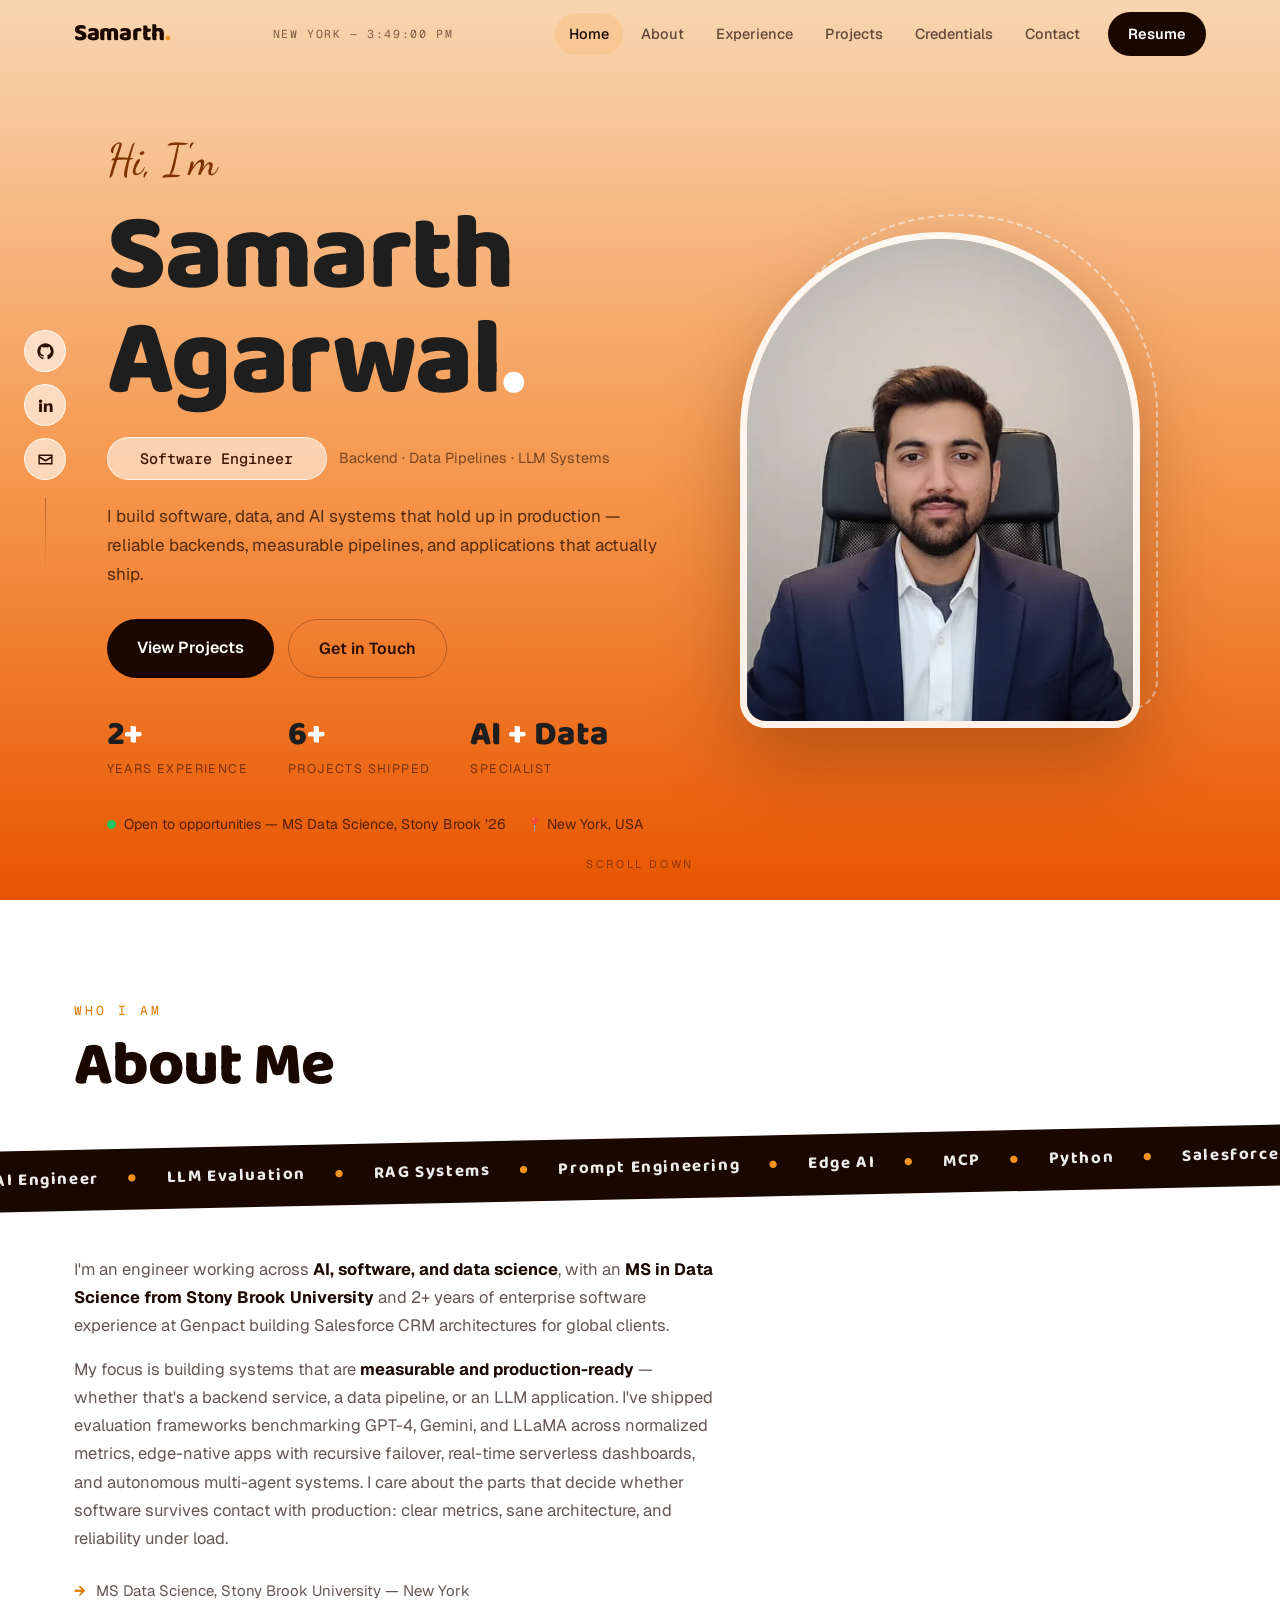
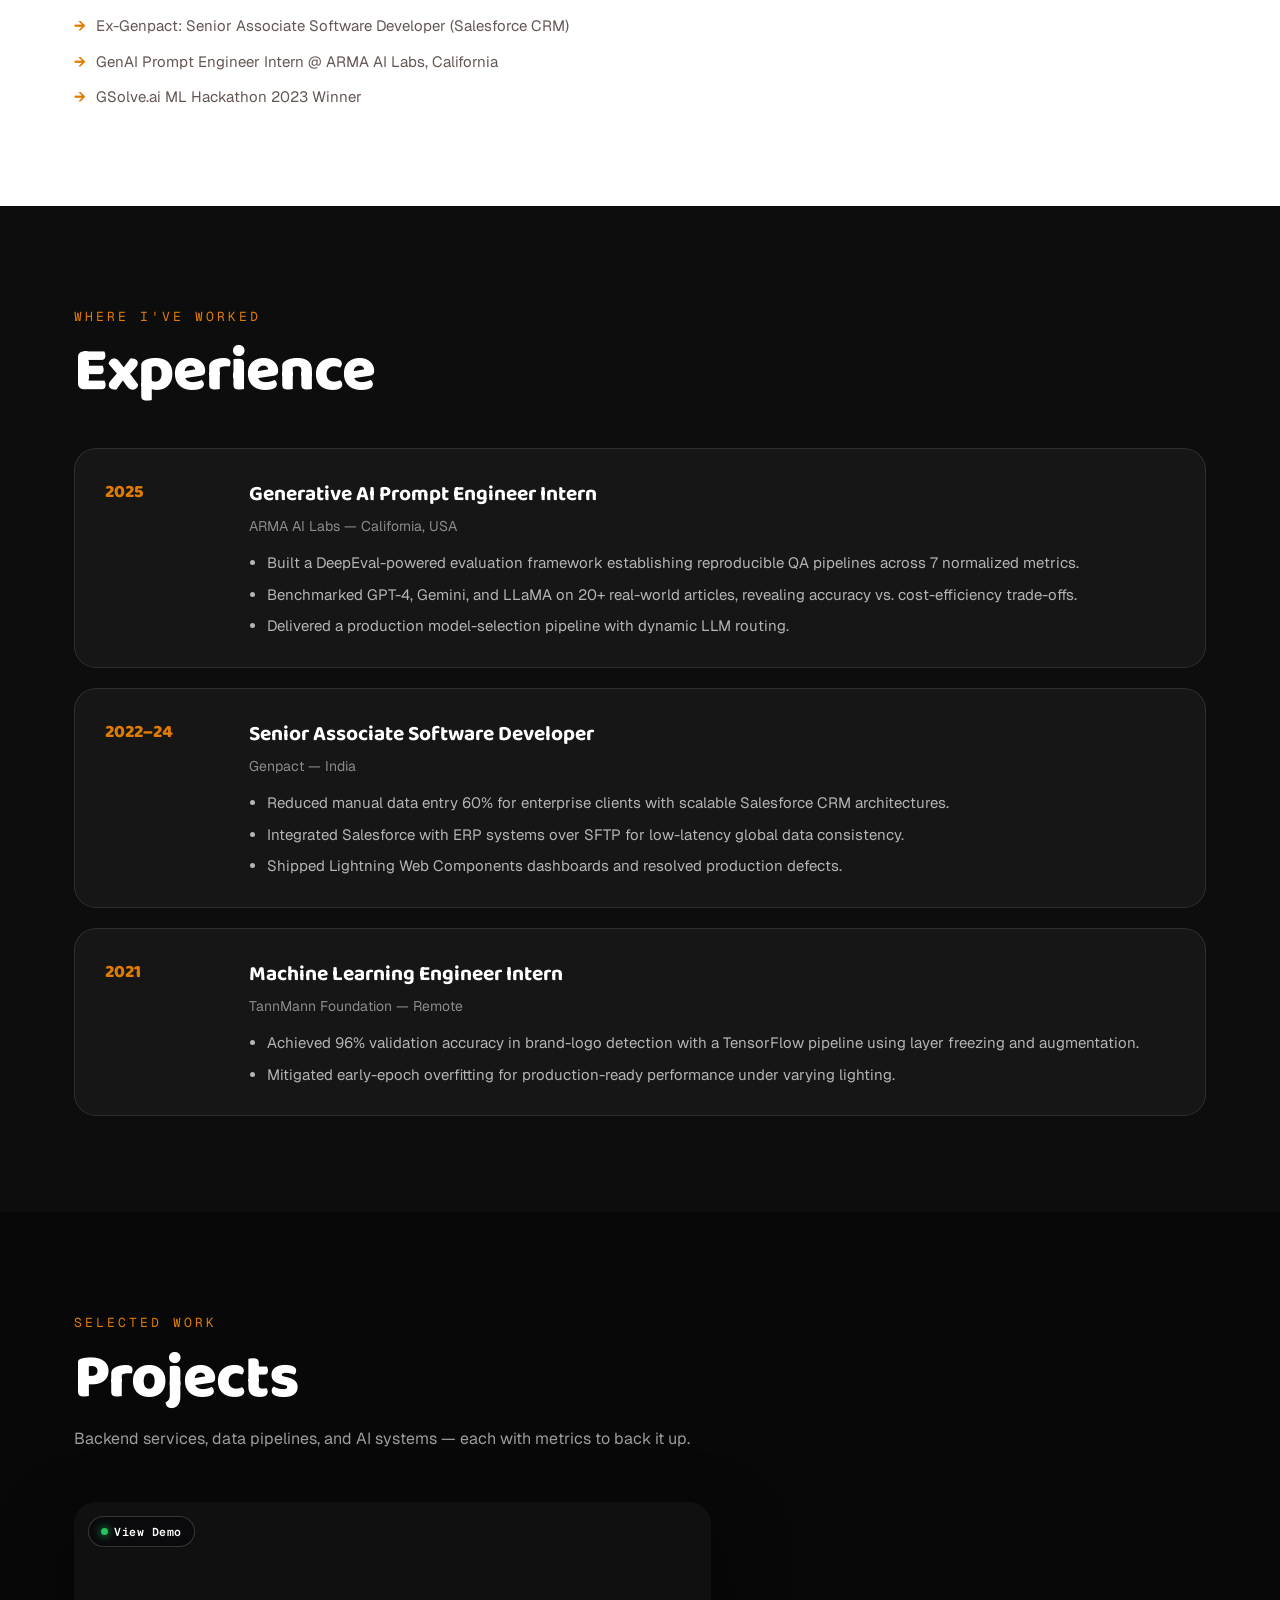
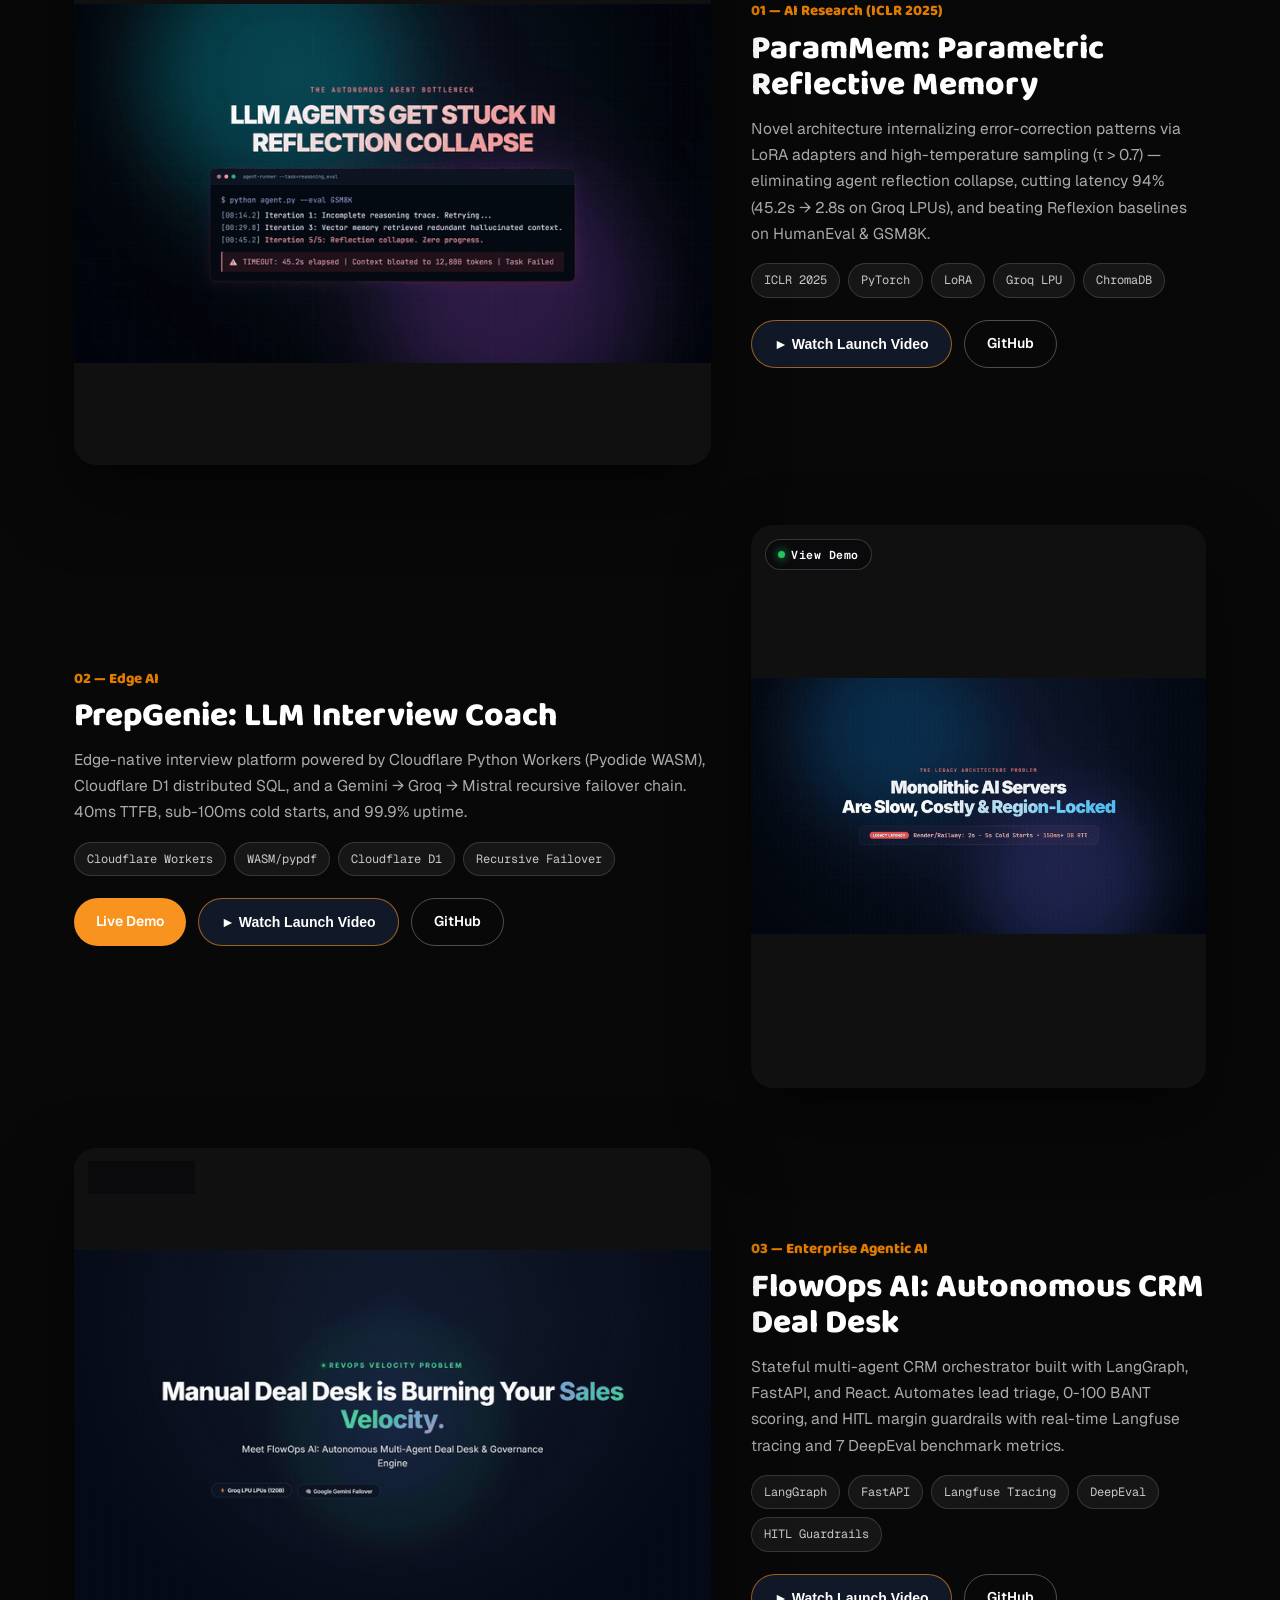
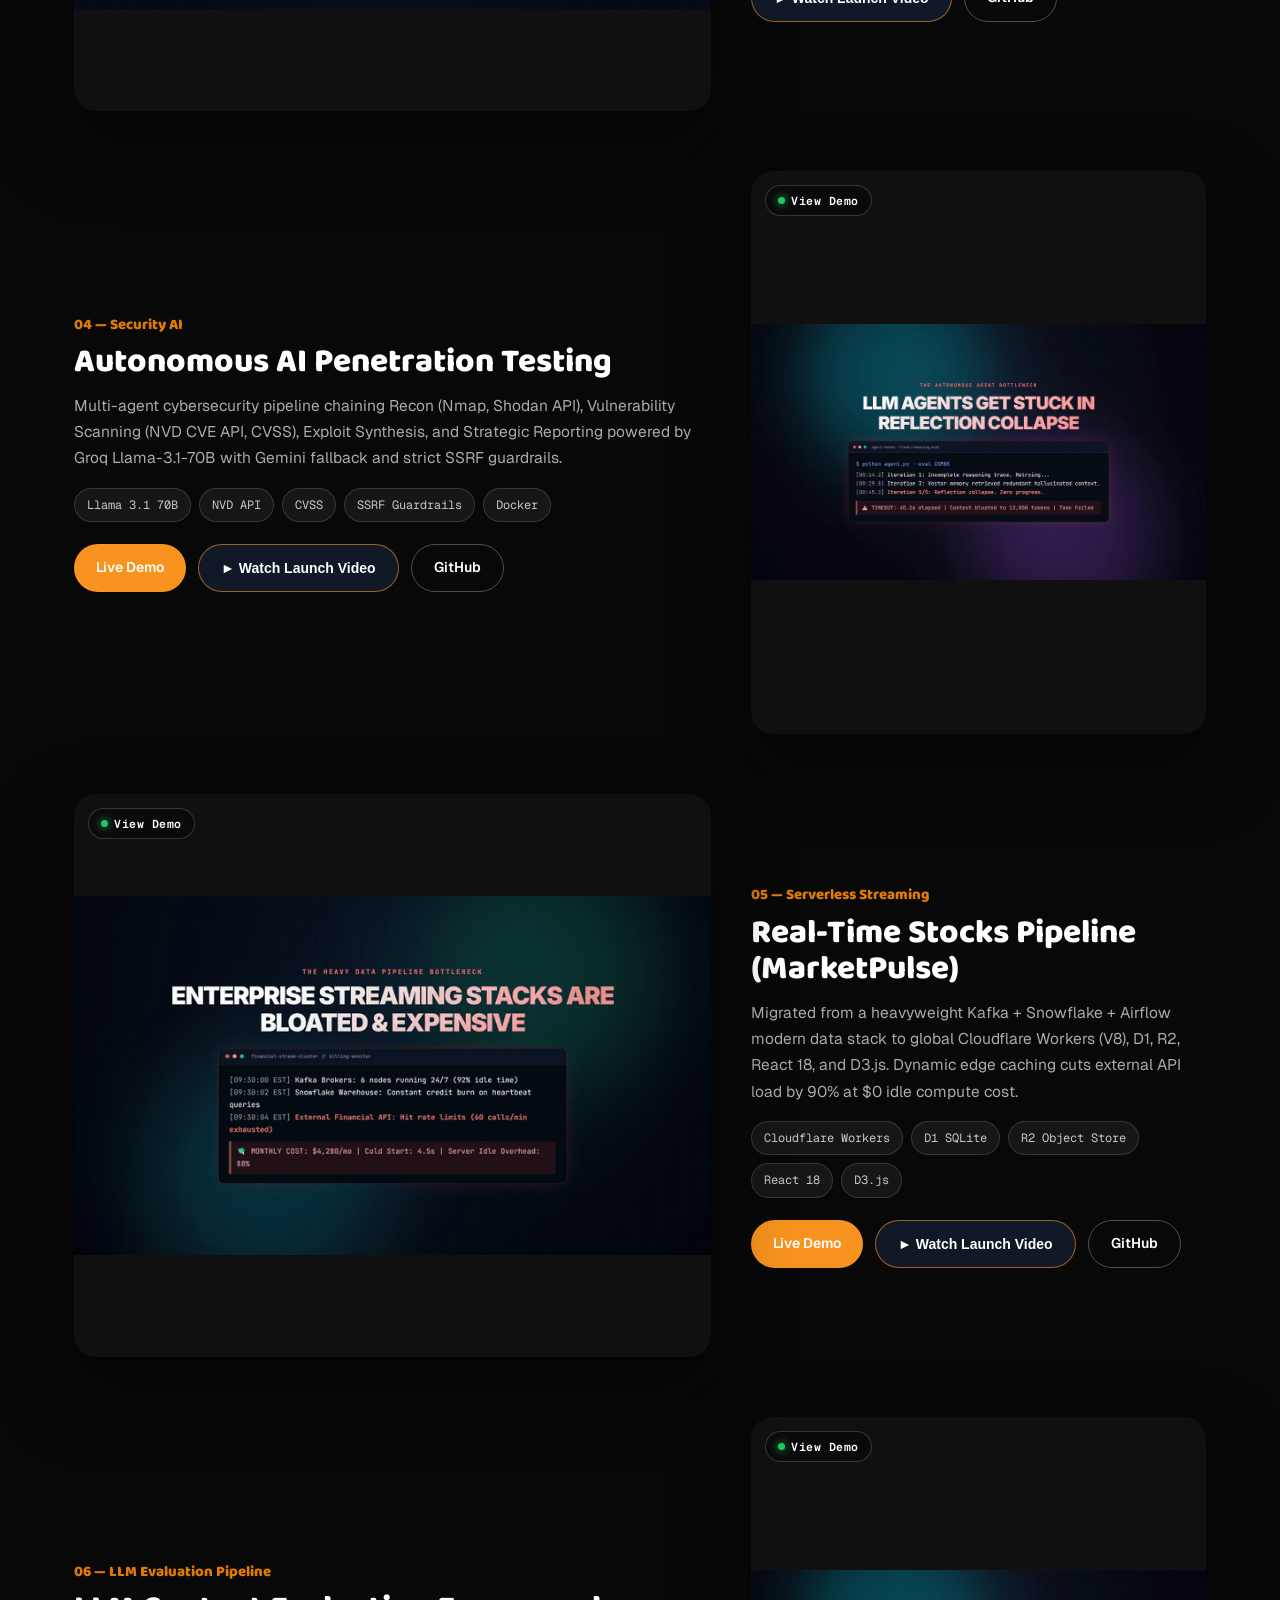
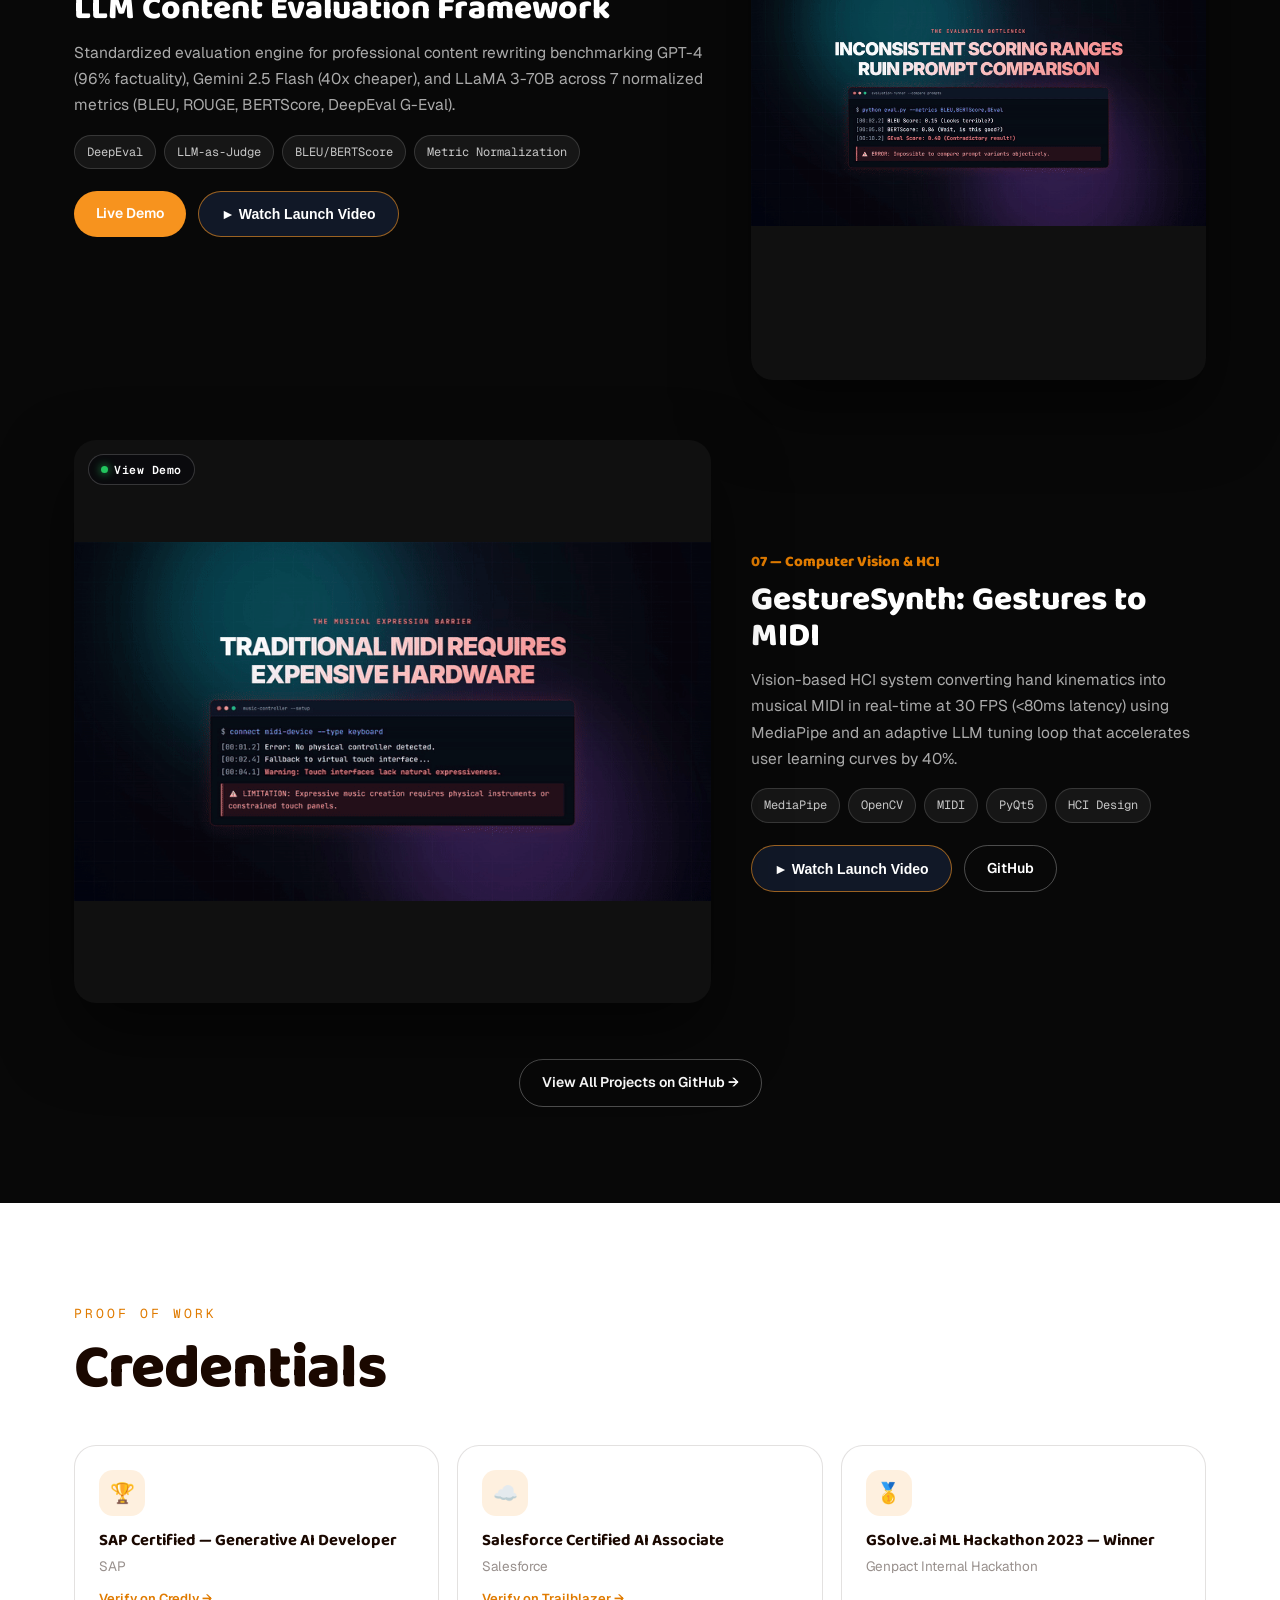
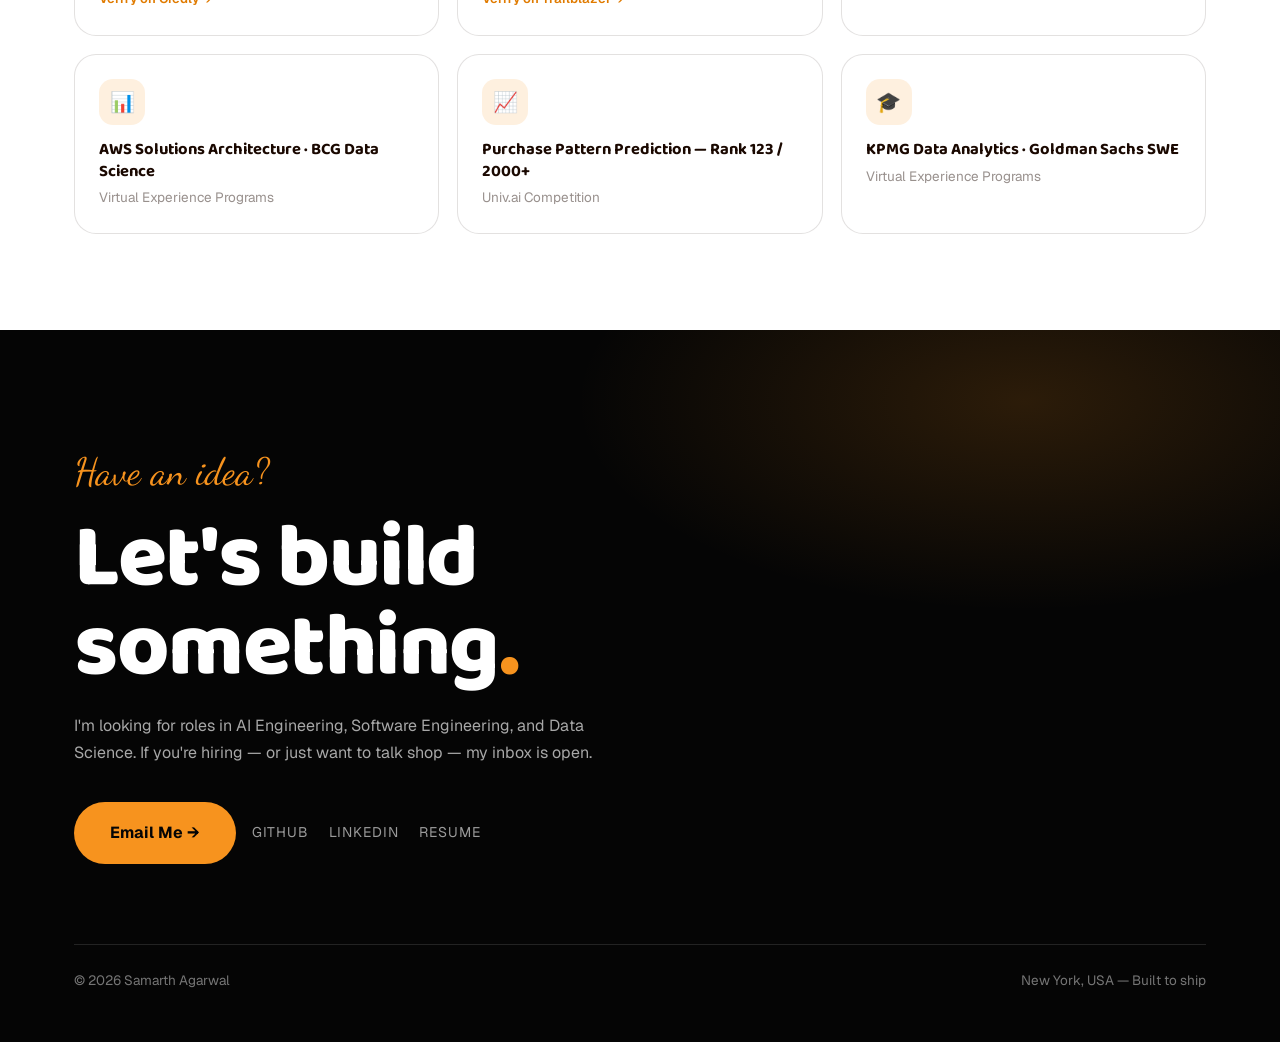
<file: index.html>
<!DOCTYPE html>
<html lang="en">
<head>
<meta charset="UTF-8">
<meta name="viewport" content="width=device-width, initial-scale=1.0">
<title>Samarth Agarwal | AI &amp; Software Engineer</title>
<meta name="description" content="Engineer across AI, software, and data science. MS Data Science, Stony Brook University. Building reliable backends, data pipelines, and production LLM systems.">
<meta name="keywords" content="Samarth Agarwal, AI Engineer, Software Engineer, Data Scientist, Machine Learning, Data Science, LLM, Backend, Python">
<meta name="author" content="Samarth Agarwal">
<meta name="robots" content="index, follow">
<meta property="og:title" content="Samarth Agarwal | AI &amp; Software Engineer">
<meta property="og:description" content="Engineer across AI, software, and data science - reliable backends, measurable pipelines, production LLM systems.">
<meta property="og:type" content="website">
<meta property="og:locale" content="en_US">
<meta property="og:url" content="https://samarth70.github.io/">
<meta property="og:image" content="https://samarth70.github.io/images/og-cover.jpg">
<meta name="twitter:card" content="summary_large_image">
<meta name="twitter:title" content="Samarth Agarwal | AI &amp; Software Engineer">
<meta name="twitter:description" content="Engineer across AI, software, and data science - reliable backends, measurable pipelines, production LLM systems.">
<meta name="twitter:image" content="https://samarth70.github.io/images/og-cover.jpg">
<link rel="canonical" href="https://samarth70.github.io/">
<link rel="icon" type="image/svg+xml" href="./favicon.svg">
<link rel="preconnect" href="https://fonts.googleapis.com">
<link rel="preconnect" href="https://fonts.gstatic.com" crossorigin>
<link href="https://fonts.googleapis.com/css2?family=Baloo+2:wght@500;600;700;800&family=Dancing+Script:wght@600;700&family=Geist:wght@400;500;600&family=Geist+Mono:wght@400;500&display=swap" rel="stylesheet">
<style>
:root {
--paper: #ffffff;
--cream: #fdf5ec;
--ink: #1a0800;
--ink-soft: rgba(26, 8, 0, 0.68);
--ink-faint: rgba(26, 8, 0, 0.45);
--accent: #f7931e;
--accent-deep: #e07b00;
--accent-soft: rgba(247, 147, 30, 0.14);
--dark: #050505;
--green: #22c55e;
--line: rgba(26, 8, 0, 0.12);
--radius: 22px;
--max: 1180px;
--display: "Baloo 2", "Trebuchet MS", sans-serif;
--script: "Dancing Script", cursive;
--body: "Geist", "Segoe UI", sans-serif;
--mono: "Geist Mono", ui-monospace, monospace;
}
* { box-sizing: border-box; margin: 0; }
html { scroll-behavior: smooth; overflow-x: hidden; }
body {
background: var(--paper); color: var(--ink);
font-family: var(--body); font-size: 16px; line-height: 1.7;
-webkit-font-smoothing: antialiased; overflow-x: hidden;
}
section[id] { scroll-margin-top: 76px; }
img { max-width: 100%; }
a { color: inherit; }
.container { max-width: var(--max); margin: 0 auto; padding: 0 24px; }

/* ---------- Nav ---------- */
.top-nav {
position: fixed; inset: 0 0 auto 0; z-index: 90;
background: transparent; border-bottom: 1px solid transparent;
transition: background 220ms ease, border-color 200ms ease, box-shadow 200ms ease;
}
.top-nav.scrolled {
background: rgba(255, 255, 255, 0.86);
-webkit-backdrop-filter: blur(14px); backdrop-filter: blur(14px);
border-bottom-color: var(--line); box-shadow: 0 8px 30px rgba(26, 8, 0, 0.06);
}
.nav-clock { font-family: var(--mono); font-size: 11.5px; letter-spacing: 1.6px; color: rgba(45, 16, 0, 0.6); text-transform: uppercase; }
.top-nav.scrolled .nav-clock { color: var(--ink-faint); }
@media (max-width: 1080px) { .nav-clock { display: none; } }
.top-nav-inner { max-width: var(--max); margin: 0 auto; padding: 0 24px; height: 68px; display: flex; align-items: center; justify-content: space-between; gap: 16px; }
.brand { font-family: var(--display); font-weight: 800; font-size: 24px; text-decoration: none; letter-spacing: -0.3px; }
.brand span { color: var(--accent); }
.nav-menu { display: flex; align-items: center; gap: 4px; }
.nav-link {
text-decoration: none; color: var(--ink-soft); font-size: 14.5px; font-weight: 500;
padding: 9px 14px; border-radius: 999px; transition: color 160ms ease, background 160ms ease;
}
.nav-link:hover { color: var(--ink); background: var(--accent-soft); }
.nav-link.active { color: var(--ink); background: var(--accent-soft); }
.nav-resume {
text-decoration: none; font-weight: 600; font-size: 14.5px; color: #fff;
background: var(--ink); padding: 10px 20px; border-radius: 999px; margin-left: 10px;
transition: background 160ms ease, transform 160ms ease;
}
.nav-resume:hover { background: var(--accent-deep); transform: translateY(-1px); }
.nav-toggle { display: none; }

/* ---------- Hero ---------- */
.hero { position: relative; min-height: 100vh; display: grid; align-items: center; padding: 116px 0 56px; overflow: hidden;
background: linear-gradient(180deg, #f8d5b0 0%, #f5954a 55%, #e85500 100%);
color: #1e1e1e;
}
.hero-grid { display: grid; grid-template-columns: minmax(0, 6fr) minmax(0, 5fr); gap: 40px; align-items: center; }
.hero-hi { font-family: var(--script); font-size: clamp(28px, 3.6vw, 44px); color: #7d3200; }
.hero-name {
font-family: var(--display); font-weight: 800;
font-size: clamp(56px, 8.4vw, 108px); line-height: 0.98; letter-spacing: -1.5px; margin-top: 6px;
}
.hero-name .accent { color: #ffffff; }
.hero-roles { margin-top: 22px; display: flex; align-items: center; gap: 12px; flex-wrap: wrap; }
.role-swap {
font-family: var(--mono); font-size: 15px; font-weight: 500; color: #3d1600;
background: rgba(255, 255, 255, 0.55); border: 1px solid rgba(255, 255, 255, 0.7);
padding: 8px 16px; border-radius: 999px; min-width: 220px; text-align: center; transition: opacity 300ms ease;
}
.role-static { color: rgba(45, 16, 0, 0.62); font-size: 14.5px; }
.hero-tagline { margin-top: 22px; max-width: 560px; color: rgba(40, 14, 0, 0.78); font-size: 17px; }
.hero-ctas { margin-top: 30px; display: flex; gap: 14px; flex-wrap: wrap; }
.btn-solid {
text-decoration: none; font-weight: 600; color: #fff; background: var(--ink);
padding: 15px 30px; border-radius: 999px; transition: background 180ms ease, transform 180ms ease;
}
.btn-solid:hover { background: var(--accent-deep); transform: translateY(-2px); }
.btn-ghost {
text-decoration: none; font-weight: 600; color: #2b0f00;
padding: 15px 30px; border-radius: 999px; border: 1.5px solid rgba(60, 22, 0, 0.35);
transition: border-color 180ms ease, background 180ms ease, transform 180ms ease;
}
.btn-ghost:hover { border-color: #2b0f00; background: rgba(255,255,255,0.35); transform: translateY(-2px); }
.hero-stats { margin-top: 40px; display: flex; gap: 40px; flex-wrap: wrap; }
.stat-value { font-family: var(--display); font-weight: 800; font-size: 34px; line-height: 1; }
.stat-value em { color: #ffffff; font-style: normal; }
.stat-label { margin-top: 6px; color: rgba(45, 16, 0, 0.62); font-size: 12.5px; letter-spacing: 1.4px; text-transform: uppercase; }
.hero-badges { margin-top: 34px; display: flex; gap: 20px; flex-wrap: wrap; color: rgba(40, 14, 0, 0.78); font-size: 14px; align-items: center; }
.pulse-dot { display: inline-block; width: 9px; height: 9px; border-radius: 50%; background: var(--green); margin-right: 8px; box-shadow: 0 0 0 0 rgba(34, 197, 94, 0.5); animation: pulse 2s infinite; }
@keyframes pulse { 70% { box-shadow: 0 0 0 9px rgba(34, 197, 94, 0); } 100% { box-shadow: 0 0 0 0 rgba(34, 197, 94, 0); } }
.hero-photo { position: relative; justify-self: center; width: 100%; max-width: 400px; }
.hero-photo::before {
content: ''; position: absolute; inset: -18px -18px 18px 18px;
border-radius: 210px 210px 30px 30px; border: 2px dashed rgba(255,255,255,0.55);
}
.hero-photo img {
position: relative; display: block; width: 100%; height: auto;
border-radius: 200px 200px 26px 26px;
border: 7px solid rgba(255, 255, 255, 0.9);
box-shadow: 0 34px 80px rgba(90, 34, 0, 0.36);
}
@media (prefers-reduced-motion: no-preference) {
.hero-photo { animation: avFloat 7s ease-in-out infinite; }
}
@keyframes avFloat { 50% { transform: translateY(-12px); } }

/* ---------- Dark sections ---------- */
.section-dark { background: #0d0d0d; color: rgba(255,255,255,0.92); }
.section-dark.section-darker { background: #080808; }
.section-dark .section-title { color: #fff; }
.section-dark .section-sub { color: rgba(255,255,255,0.60); }
.section-dark .project-title { color: #fff; }
.section-dark .project-desc { color: rgba(255,255,255,0.66); }
.section-dark .project-chips span { background: rgba(255,255,255,0.06); border-color: rgba(255,255,255,0.14); color: rgba(255,255,255,0.76); }
.section-dark .link-pill.ghost { color: #fff; border-color: rgba(255,255,255,0.28); }
.section-dark .link-pill.ghost:hover { background: rgba(255,255,255,0.10); border-color: var(--accent); }
.section-dark .project-visual { box-shadow: 0 30px 70px rgba(0,0,0,0.55); }
.section-dark .xp-card { background: rgba(255,255,255,0.04); border-color: rgba(255,255,255,0.10); }
.section-dark .xp-card:hover { box-shadow: 0 18px 50px rgba(0,0,0,0.5); }
.section-dark .xp-role { color: #fff; }
.section-dark .xp-org { color: rgba(255,255,255,0.50); }
.section-dark .xp-points { color: rgba(255,255,255,0.68); }

/* ---------- Video Intro (activates when media/intro.mp4 exists) ---------- */
.video-intro { display: none; position: relative; height: 100vh; min-height: 520px; background: #000; overflow: hidden; }
.video-intro.ready { display: block; }
.video-intro video { position: absolute; inset: 0; width: 100%; height: 100%; object-fit: cover; }
.vi-overlay {
position: relative; z-index: 2; height: 100%; display: flex; flex-direction: column; justify-content: center;
padding: 0 7vw; color: #fff;
background: linear-gradient(100deg, rgba(0,0,0,0.52), rgba(0,0,0,0.14) 60%, rgba(0,0,0,0));
}
.vi-kicker { font-family: var(--mono); font-size: 12px; letter-spacing: 4px; color: var(--accent); }
.vi-name { font-family: var(--display); font-weight: 800; font-size: clamp(46px, 8vw, 108px); line-height: 0.98; letter-spacing: -1.5px; margin-top: 12px; }
.vi-role { font-family: var(--mono); font-size: 12.5px; letter-spacing: 2.4px; color: rgba(255,255,255,0.78); margin-top: 18px; text-transform: uppercase; }
.vi-sound {
margin-top: 30px; align-self: flex-start; cursor: pointer;
font-family: var(--mono); font-size: 12px; letter-spacing: 2px; text-transform: uppercase;
color: #fff; background: transparent; border: 1.5px solid rgba(255,255,255,0.45);
padding: 12px 24px; border-radius: 999px; transition: background 180ms ease, border-color 180ms ease;
}
.vi-sound:hover { background: rgba(255,255,255,0.12); border-color: var(--accent); }
.vi-scroll { position: absolute; bottom: 26px; left: 50%; transform: translateX(-50%); z-index: 2;
font-family: var(--mono); font-size: 11px; letter-spacing: 3px; color: rgba(255,255,255,0.6); animation: bob 2.2s ease-in-out infinite; }
body.has-intro .top-nav, body.has-intro .social-rail { transition: opacity 300ms ease; }
.social-rail {
position: fixed; left: 24px; top: 50%; transform: translateY(-50%); z-index: 60;
display: grid; gap: 12px; justify-items: center;
}
.social-rail a {
width: 42px; height: 42px; border-radius: 50%; display: grid; place-items: center;
color: #2b0f00; text-decoration: none;
background: rgba(255, 255, 255, 0.62); border: 1px solid rgba(255, 255, 255, 0.8);
-webkit-backdrop-filter: blur(6px); backdrop-filter: blur(6px);
transition: background 180ms ease, transform 180ms ease, color 180ms ease;
}
.social-rail a:hover { background: #fff; color: var(--accent-deep); transform: translateY(-2px); }
.social-rail svg { width: 17px; height: 17px; fill: currentColor; display: block; }
.social-rail::after {
content: ''; width: 1px; height: 72px; margin-top: 6px;
background: linear-gradient(180deg, rgba(43, 15, 0, 0.35), transparent);
}
.scroll-hint {
position: absolute; bottom: 26px; left: 50%; transform: translateX(-50%);
color: var(--ink-faint); font-size: 11px; letter-spacing: 2.6px; text-transform: uppercase;
animation: bob 2.2s ease-in-out infinite;
}
@keyframes bob { 50% { transform: translateX(-50%) translateY(7px); } }

/* ---------- Marquee ---------- */
.marquee-band { background: var(--ink); color: rgba(255,255,255,0.92); overflow: hidden; padding: 16px 0; transform: rotate(-1.2deg); margin: 40px -20px; }
.marquee-track { display: flex; gap: 0; white-space: nowrap; animation: marquee 30s linear infinite; width: max-content; }
.marquee-track span { font-family: var(--display); font-weight: 700; font-size: 17px; letter-spacing: 1.6px; padding: 0 14px; }
.marquee-track .dot-sep { color: var(--accent); }
@keyframes marquee { to { transform: translateX(-50%); } }

/* ---------- Sections ---------- */
.section { padding: 96px 0; }
.kicker { font-family: var(--mono); color: var(--accent-deep); font-size: 13px; letter-spacing: 3px; text-transform: uppercase; }
.section-title { font-family: var(--display); font-weight: 800; font-size: clamp(38px, 5vw, 62px); letter-spacing: -1px; line-height: 1.05; margin-top: 10px; }
.section-sub { margin-top: 14px; max-width: 640px; color: var(--ink-soft); }

/* ---------- About ---------- */
#about { background: var(--paper); }
.about-grid { display: grid; grid-template-columns: minmax(0, 3fr) minmax(0, 2fr); gap: 54px; align-items: start; margin-top: 40px; }
.about-copy p { font-size: 17px; }
.about-copy p { color: var(--ink-soft); margin-top: 16px; font-size: 16.5px; }
.about-copy strong { color: var(--ink); }
.about-photo-wrap { position: relative; justify-self: center; }
.about-photo {
width: 100%; max-width: 320px; border-radius: 28px; display: block;
box-shadow: 0 24px 60px rgba(26, 8, 0, 0.18); transform: rotate(2deg);
transition: transform 300ms ease;
}
.about-photo-wrap:hover .about-photo { transform: rotate(0deg) scale(1.02); }
.about-photo-wrap::before {
content: ''; position: absolute; inset: 14px -14px -14px 14px;
border-radius: 28px; background: var(--accent); opacity: 0.9; z-index: -1; transform: rotate(-2deg);
}
.about-facts { margin-top: 26px; display: grid; gap: 10px; }
.fact { display: flex; gap: 10px; align-items: baseline; color: var(--ink-soft); font-size: 15px; }
.fact::before { content: '→'; color: var(--accent-deep); font-weight: 700; }

/* ---------- Projects ---------- */
.project-list { margin-top: 50px; display: grid; gap: 60px; }
.project {
display: grid; grid-template-columns: minmax(0, 7fr) minmax(0, 5fr); gap: 40px; align-items: center;
}
.project:nth-child(even) .project-visual { order: 2; }
.project-visual { position: relative; border-radius: var(--radius); overflow: hidden; background: #101010; box-shadow: 0 28px 70px rgba(26, 8, 0, 0.20); cursor: pointer; }
.project-visual img { display: block; width: 100%; aspect-ratio: 16/9; object-fit: contain; transition: transform 500ms cubic-bezier(.16,.84,.2,1); }
.project:hover .project-visual img { transform: scale(1.03); }
.visual-badge {
position: absolute; top: 14px; left: 14px; z-index: 4;
display: inline-flex; align-items: center; gap: 6px;
background: rgba(10, 10, 14, 0.78); backdrop-filter: blur(10px);
border: 1px solid rgba(255, 255, 255, 0.18); color: #fff;
padding: 5px 12px; border-radius: 999px; font-family: var(--mono);
font-size: 11.5px; font-weight: 600; letter-spacing: 0.5px;
}
.visual-badge::before {
content: ''; width: 7px; height: 7px; border-radius: 50%;
background: var(--green); box-shadow: 0 0 8px var(--green);
}
.play-btn-overlay {
position: absolute; inset: 0; z-index: 5;
display: grid; place-items: center;
background: rgba(0, 0, 0, 0.28); opacity: 0;
transition: opacity 240ms ease;
pointer-events: none;
}
.project-visual:hover .play-btn-overlay { opacity: 1; }
.play-circle {
width: 62px; height: 62px; border-radius: 50%;
background: rgba(247, 147, 30, 0.92); backdrop-filter: blur(8px);
box-shadow: 0 10px 30px rgba(247, 147, 30, 0.45);
display: grid; place-items: center; color: #fff; font-size: 22px;
transform: scale(0.88); transition: transform 240ms ease;
}
.project-visual:hover .play-circle { transform: scale(1); }
.project-num { font-family: var(--display); font-weight: 800; font-size: 15px; color: var(--accent-deep); }
.project-title { font-family: var(--display); font-weight: 800; font-size: clamp(24px, 2.6vw, 34px); line-height: 1.1; margin-top: 6px; }
.project-desc { margin-top: 12px; color: var(--ink-soft); font-size: 15.5px; }
.project-chips { margin-top: 16px; display: flex; flex-wrap: wrap; gap: 8px; }
.project-chips span {
font-family: var(--mono); font-size: 12px; color: var(--ink-soft);
border: 1px solid var(--line); background: #fff; padding: 6px 12px; border-radius: 999px;
}
.project-links { margin-top: 22px; display: flex; gap: 12px; flex-wrap: wrap; }
.link-pill {
text-decoration: none; font-weight: 600; font-size: 14px; color: #fff; background: var(--accent);
padding: 11px 22px; border-radius: 999px; transition: background 160ms ease, transform 160ms ease;
cursor: pointer; display: inline-flex; align-items: center; gap: 6px;
}
.link-pill:hover { background: var(--accent-deep); transform: translateY(-2px); }
.link-pill.ghost { color: var(--ink); background: transparent; border: 1.5px solid var(--line); }
.link-pill.ghost:hover { background: var(--accent-soft); border-color: var(--accent); }
.link-pill.video-pill { background: #111827; border: 1.5px solid rgba(247, 147, 30, 0.6); color: #fff; }
.link-pill.video-pill:hover { background: var(--accent); border-color: var(--accent); color: #fff; }
.more-projects { margin-top: 56px; text-align: center; }

/* Video Demo Lightbox Modal */
.demo-modal-backdrop {
position: fixed; inset: 0; z-index: 9999;
background: rgba(3, 7, 18, 0.88); backdrop-filter: blur(16px);
display: none; place-items: center; padding: 24px;
opacity: 0; transition: opacity 280ms cubic-bezier(0.16, 1, 0.3, 1);
}
.demo-modal-backdrop.open { display: grid; opacity: 1; }
.demo-modal-card {
position: relative; width: 100%; max-width: 980px;
background: #090d16; border: 1px solid rgba(255, 255, 255, 0.15);
border-radius: 20px; overflow: hidden;
box-shadow: 0 40px 100px rgba(0, 0, 0, 0.7);
transform: scale(0.94); transition: transform 280ms cubic-bezier(0.16, 1, 0.3, 1);
}
.demo-modal-backdrop.open .demo-modal-card { transform: scale(1); }
.demo-modal-header {
padding: 16px 24px; display: flex; justify-content: space-between; align-items: center;
background: rgba(255, 255, 255, 0.03); border-bottom: 1px solid rgba(255, 255, 255, 0.08);
}
.demo-modal-title { font-family: var(--display); font-weight: 700; font-size: 18px; color: #fff; }
.demo-modal-close {
background: rgba(255, 255, 255, 0.08); border: none; color: #cbd5e1;
width: 36px; height: 36px; border-radius: 50%; font-size: 18px;
cursor: pointer; display: grid; place-items: center; transition: background 150ms ease, color 150ms ease;
}
.demo-modal-close:hover { background: var(--accent); color: #fff; }
.demo-modal-body { position: relative; width: 100%; aspect-ratio: 16/9; background: #000; }
.demo-modal-body video { width: 100%; height: 100%; object-fit: contain; display: block; }
.demo-modal-footer {
padding: 14px 24px; font-size: 13.5px; color: #94a3b8;
display: flex; justify-content: space-between; align-items: center;
background: rgba(255, 255, 255, 0.02); border-top: 1px solid rgba(255, 255, 255, 0.08);
}
.demo-modal-footer a { color: var(--accent); text-decoration: none; font-weight: 600; }
.demo-modal-footer a:hover { text-decoration: underline; }

/* ---------- Experience ---------- */
#experience.section-darker { background: #080808; }
.xp-list { margin-top: 44px; display: grid; gap: 20px; }
.xp-card {
background: #fff; border: 1px solid var(--line); border-radius: var(--radius);
padding: 28px 30px; display: grid; grid-template-columns: 120px 1fr; gap: 24px;
transition: transform 200ms ease, box-shadow 200ms ease;
}
.xp-card:hover { transform: translateY(-3px); box-shadow: 0 18px 50px rgba(26, 8, 0, 0.10); }
.xp-year { font-family: var(--display); font-weight: 800; color: var(--accent-deep); font-size: 18px; }
.xp-role { font-family: var(--display); font-weight: 700; font-size: 21px; }
.xp-org { color: var(--ink-faint); font-size: 14px; margin-top: 2px; }
.xp-points { margin: 12px 0 0; padding-left: 18px; color: var(--ink-soft); font-size: 15px; display: grid; gap: 6px; }

/* ---------- Credentials ---------- */
.cred-grid { margin-top: 44px; display: grid; grid-template-columns: repeat(3, minmax(0, 1fr)); gap: 18px; }
.cred-card {
background: #fff; border: 1px solid var(--line); border-radius: var(--radius); padding: 24px;
text-decoration: none; display: block; transition: transform 200ms ease, box-shadow 200ms ease, border-color 200ms ease;
}
a.cred-card:hover { transform: translateY(-4px); box-shadow: 0 18px 44px rgba(26, 8, 0, 0.12); border-color: var(--accent); }
.cred-icon { width: 46px; height: 46px; border-radius: 14px; background: var(--accent-soft); display: grid; place-items: center; font-size: 20px; }
.cred-name { font-family: var(--display); font-weight: 700; font-size: 16.5px; margin-top: 14px; line-height: 1.3; }
.cred-org { color: var(--ink-faint); font-size: 13.5px; margin-top: 4px; }
.cred-verify { display: inline-block; margin-top: 10px; font-size: 13px; font-weight: 600; color: var(--accent-deep); }

/* ---------- Contact / Footer ---------- */
.footer-cta { background: var(--dark); color: #fff; padding: 110px 0 50px; position: relative; overflow: hidden; }
.footer-cta::before {
content: ''; position: absolute; inset: 0; pointer-events: none;
background: radial-gradient(50% 42% at 80% 10%, rgba(247, 147, 30, 0.16), transparent 70%);
}
.footer-kicker { font-family: var(--script); font-size: clamp(26px, 3vw, 38px); color: var(--accent); }
.footer-title { font-family: var(--display); font-weight: 800; font-size: clamp(44px, 7vw, 92px); line-height: 1; letter-spacing: -1.5px; margin-top: 10px; }
.footer-sub { margin-top: 18px; color: rgba(255,255,255,0.65); max-width: 520px; }
.footer-actions { margin-top: 36px; display: flex; gap: 16px; flex-wrap: wrap; align-items: center; }
.email-pill {
text-decoration: none; font-weight: 700; font-size: 16px; color: var(--dark); background: var(--accent);
padding: 17px 36px; border-radius: 999px; transition: transform 180ms ease, background 180ms ease;
}
.email-pill:hover { transform: translateY(-2px) scale(1.02); background: #ffa53f; }
.footer-social { display: flex; gap: 20px; }
.footer-social a { color: rgba(255,255,255,0.6); text-decoration: none; font-size: 14px; letter-spacing: 1px; text-transform: uppercase; transition: color 160ms ease; }
.footer-social a:hover { color: var(--accent); }
.footer-base { margin-top: 80px; padding-top: 24px; border-top: 1px solid rgba(255,255,255,0.12); display: flex; justify-content: space-between; gap: 12px; flex-wrap: wrap; color: rgba(255,255,255,0.45); font-size: 13.5px; position: relative; }

/* ---------- Reveal ---------- */
@media (prefers-reduced-motion: no-preference) {
.sr { opacity: 0; transform: translateY(22px); }
.sr.sr-in { opacity: 1; transform: none; transition: opacity 700ms ease, transform 700ms cubic-bezier(.16,.84,.2,1); transition-delay: var(--sr-delay, 0ms); }
}
@media (prefers-reduced-motion: reduce) {
.marquee-track, .pulse-dot, .scroll-hint { animation: none; }
}

/* ---------- Responsive ---------- */
@media (max-width: 1180px) { .social-rail { display: none; } }
@media (max-width: 900px) {
.hero-grid { grid-template-columns: 1fr; gap: 36px; }
.hero-photo { max-width: 300px; }
.about-grid { grid-template-columns: 1fr; gap: 44px; }

.project, .project:nth-child(even) { grid-template-columns: 1fr; gap: 22px; }
.project:nth-child(even) .project-visual { order: 0; }
.cred-grid { grid-template-columns: repeat(2, minmax(0, 1fr)); }
.xp-card { grid-template-columns: 1fr; gap: 8px; }
}
@media (max-width: 768px) {
.nav-toggle {
display: grid; gap: 5px; place-content: center; width: 44px; height: 44px;
background: #fff; border: 1px solid var(--line); border-radius: 14px; cursor: pointer; padding: 0;
}
.nav-toggle span { width: 18px; height: 2px; background: var(--ink); border-radius: 2px; transition: transform 200ms ease, opacity 200ms ease; }
.nav-toggle[aria-expanded="true"] span:nth-child(1) { transform: translateY(7px) rotate(45deg); }
.nav-toggle[aria-expanded="true"] span:nth-child(2) { opacity: 0; }
.nav-toggle[aria-expanded="true"] span:nth-child(3) { transform: translateY(-7px) rotate(-45deg); }
.nav-menu {
position: fixed; top: 68px; left: 0; right: 0; z-index: 89;
flex-direction: column; align-items: stretch; padding: 14px 18px 20px; gap: 6px;
background: rgba(255,255,255,0.97); -webkit-backdrop-filter: blur(16px); backdrop-filter: blur(16px);
border-bottom: 1px solid var(--line); box-shadow: 0 24px 40px rgba(26,8,0,0.08);
transform: translateY(-10px); opacity: 0; visibility: hidden; pointer-events: none;
transition: transform 220ms ease, opacity 220ms ease, visibility 220ms ease;
}
.nav-menu.open { transform: none; opacity: 1; visibility: visible; pointer-events: auto; }
.nav-link { padding: 14px; font-size: 15px; border-radius: 14px; }
.nav-resume { margin: 8px 0 0; text-align: center; padding: 14px; }
}
@media (max-width: 640px) {
.section { padding: 72px 0; }
.hero { padding-top: 104px; }
.hero-stats { gap: 24px; }
.cred-grid { grid-template-columns: 1fr; }
.xp-card { padding: 22px; }
.footer-cta { padding-top: 80px; }
}
</style>
</head>
<body>

<section class="video-intro" id="videoIntro" aria-label="Video introduction">
<video id="introVideo" src="./media/intro.mp4" muted autoplay loop playsinline preload="metadata" aria-label="Introduction video"></video>
<div class="vi-overlay">
<span class="vi-kicker">PORTFOLIO 2026</span>
<h2 class="vi-name">Samarth<br>Agarwal</h2>
<p class="vi-role">AI Engineer &middot; LLM Evaluation &middot; Edge Systems</p>
<button class="vi-sound" id="viSound" type="button">Tap for sound</button>
</div>
<span class="vi-scroll" aria-hidden="true">SCROLL</span>
</section>

<header class="top-nav" id="topNav">
<div class="top-nav-inner">
<a href="#home" class="brand">Samarth<span>.</span></a>
<span class="nav-clock" id="navClock" aria-hidden="true"></span>
<button class="nav-toggle" id="navToggle" type="button" aria-label="Toggle navigation menu" aria-expanded="false" aria-controls="navMenu">
<span></span><span></span><span></span>
</button>
<nav class="nav-menu" id="navMenu" aria-label="Primary navigation">
<a href="#home" data-section="home" class="nav-link active">Home</a>
<a href="#about" data-section="about" class="nav-link">About</a>
<a href="#experience" data-section="experience" class="nav-link">Experience</a>
<a href="#projects" data-section="projects" class="nav-link">Projects</a>
<a href="#credentials" data-section="credentials" class="nav-link">Credentials</a>
<a href="#contact" data-section="contact" class="nav-link">Contact</a>
<a href="https://github.com/samarth70/samarth70.github.io/blob/main/Sam-Agarwal-Resume.pdf" target="_blank" rel="noopener" class="nav-resume">Resume</a>
</nav>
</div>
</header>

<aside class="social-rail" aria-label="Social links">
<a href="https://github.com/samarth70" target="_blank" rel="noopener noreferrer" title="GitHub" aria-label="GitHub">
<svg viewBox="0 0 24 24" aria-hidden="true"><path d="M12 .5C5.73.5.5 5.73.5 12c0 5.08 3.29 9.39 7.86 10.91.58.11.79-.25.79-.56 0-.28-.01-1.02-.02-2-3.2.7-3.88-1.54-3.88-1.54-.52-1.33-1.28-1.68-1.28-1.68-1.05-.72.08-.7.08-.7 1.16.08 1.77 1.19 1.77 1.19 1.03 1.77 2.7 1.26 3.36.96.1-.75.4-1.26.73-1.55-2.55-.29-5.23-1.28-5.23-5.7 0-1.26.45-2.29 1.19-3.1-.12-.29-.52-1.46.11-3.05 0 0 .97-.31 3.18 1.18a11 11 0 0 1 5.79 0c2.2-1.49 3.17-1.18 3.17-1.18.63 1.59.23 2.76.11 3.05.74.81 1.19 1.84 1.19 3.1 0 4.43-2.69 5.41-5.25 5.69.41.36.78 1.06.78 2.14 0 1.55-.01 2.8-.01 3.18 0 .31.21.68.8.56A11.51 11.51 0 0 0 23.5 12C23.5 5.73 18.27.5 12 .5z"/></svg>
</a>
<a href="https://www.linkedin.com/in/-samarth-agarwal" target="_blank" rel="noopener noreferrer" title="LinkedIn" aria-label="LinkedIn">
<svg viewBox="0 0 24 24" aria-hidden="true"><path d="M4.98 3.5a2.5 2.5 0 1 1 0 5 2.5 2.5 0 0 1 0-5zM3 9h4v12H3V9zm7 0h3.8v1.7h.05c.53-1 1.83-2.05 3.77-2.05C21.4 8.65 22 11 22 14.2V21h-4v-6c0-1.43-.03-3.27-2-3.27-2 0-2.3 1.56-2.3 3.17V21h-4V9z"/></svg>
</a>
<a href="mailto:samagarwal082@gmail.com" title="Email" aria-label="Email">
<svg viewBox="0 0 24 24" aria-hidden="true"><path d="M2 5h20v14H2V5zm2 2v.4l8 5 8-5V7H4zm16 3.15-7.42 4.63a1 1 0 0 1-1.16 0L4 10.15V17h16v-6.85z"/></svg>
</a>
</aside>

<section id="home" class="hero">
<div class="container">
<div class="hero-grid">
<div>
<div class="hero-hi">Hi, I'm</div>
<h1 class="hero-name">Samarth<br>Agarwal<span class="accent">.</span></h1>
<div class="hero-roles">
<span class="role-swap" id="roleSwap">AI Engineer</span>
<span class="role-static">Backend &middot; Data Pipelines &middot; LLM Systems</span>
</div>
<p class="hero-tagline">I build software, data, and AI systems that hold up in production &mdash; reliable backends, measurable pipelines, and applications that actually ship.</p>
<div class="hero-ctas">
<a href="#projects" class="btn-solid">View Projects</a>
<a href="#contact" class="btn-ghost">Get in Touch</a>
</div>
<div class="hero-stats">
<div><div class="stat-value">2<em>+</em></div><div class="stat-label">Years Experience</div></div>
<div><div class="stat-value">6<em>+</em></div><div class="stat-label">Projects Shipped</div></div>
<div><div class="stat-value">AI <em>+</em> Data</div><div class="stat-label">Specialist</div></div>
</div>
<div class="hero-badges">
<span><span class="pulse-dot" aria-hidden="true"></span>Open to opportunities &mdash; MS Data Science, Stony Brook &rsquo;26</span>
<span>&#128205; New York, USA</span>
</div>
</div>
<div class="hero-photo">
<img src="./images/samarth.webp?v=2" alt="Samarth Agarwal" width="560" height="700" fetchpriority="high">
</div>
</div>
</div>
<div class="scroll-hint" aria-hidden="true">Scroll Down</div>
</section>

<section id="about" class="section">
<div class="container">
<span class="kicker">Who I Am</span>
<h2 class="section-title">About Me</h2>
</div>
<div class="marquee-band" aria-hidden="true">
<div class="marquee-track" id="marqueeTrack">
<span>AI Engineer</span><span class="dot-sep">&#9679;</span><span>LLM Evaluation</span><span class="dot-sep">&#9679;</span><span>RAG Systems</span><span class="dot-sep">&#9679;</span><span>Prompt Engineering</span><span class="dot-sep">&#9679;</span><span>Edge AI</span><span class="dot-sep">&#9679;</span><span>MCP</span><span class="dot-sep">&#9679;</span><span>Python</span><span class="dot-sep">&#9679;</span><span>Salesforce</span><span class="dot-sep">&#9679;</span><span>Spring Boot</span><span class="dot-sep">&#9679;</span><span>Data Science</span><span class="dot-sep">&#9679;</span><span>Computer Vision</span><span class="dot-sep">&#9679;</span><span>DeepEval</span><span class="dot-sep">&#9679;</span>
</div>
</div>
<div class="container">
<div class="about-grid">
<div class="about-copy">
<p>I'm an engineer working across <strong>AI, software, and data science</strong>, with an <strong>MS in Data Science from Stony Brook University</strong> and 2+ years of enterprise software experience at Genpact building Salesforce CRM architectures for global clients.</p>
<p>My focus is building systems that are <strong>measurable and production-ready</strong> &mdash; whether that's a backend service, a data pipeline, or an LLM application. I've shipped evaluation frameworks benchmarking GPT-4, Gemini, and LLaMA across normalized metrics, edge-native apps with recursive failover, real-time serverless dashboards, and autonomous multi-agent systems. I care about the parts that decide whether software survives contact with production: clear metrics, sane architecture, and reliability under load.</p>
<div class="about-facts">
<div class="fact">MS Data Science, Stony Brook University &mdash; New York</div>
<div class="fact">Ex-Genpact: Senior Associate Software Developer (Salesforce CRM) </div>
<div class="fact">GenAI Prompt Engineer Intern @ ARMA AI Labs, California</div>
<div class="fact">GSolve.ai ML Hackathon 2023 Winner</div>
</div>
</div>
</div>
</div>
</section>

<section id="experience" class="section section-dark">
<div class="container">
<span class="kicker">Where I've Worked</span>
<h2 class="section-title">Experience</h2>
<div class="xp-list">
<article class="xp-card">
<div class="xp-year">2025</div>
<div>
<h3 class="xp-role">Generative AI Prompt Engineer Intern</h3>
<p class="xp-org">ARMA AI Labs &mdash; California, USA</p>
<ul class="xp-points">
<li>Built a DeepEval-powered evaluation framework establishing reproducible QA pipelines across 7 normalized metrics.</li>
<li>Benchmarked GPT-4, Gemini, and LLaMA on 20+ real-world articles, revealing accuracy vs. cost-efficiency trade-offs.</li>
<li>Delivered a production model-selection pipeline with dynamic LLM routing.</li>
</ul>
</div>
</article>
<article class="xp-card">
<div class="xp-year">2022&ndash;24</div>
<div>
<h3 class="xp-role">Senior Associate Software Developer</h3>
<p class="xp-org">Genpact &mdash; India</p>
<ul class="xp-points">
<li>Reduced manual data entry 60% for enterprise clients with scalable Salesforce CRM architectures.</li>
<li>Integrated Salesforce with ERP systems over SFTP for low-latency global data consistency.</li>
<li>Shipped Lightning Web Components dashboards and resolved production defects.</li>
</ul>
</div>
</article>
<article class="xp-card">
<div class="xp-year">2021</div>
<div>
<h3 class="xp-role">Machine Learning Engineer Intern</h3>
<p class="xp-org">TannMann Foundation &mdash; Remote</p>
<ul class="xp-points">
<li>Achieved 96% validation accuracy in brand-logo detection with a TensorFlow pipeline using layer freezing and augmentation.</li>
<li>Mitigated early-epoch overfitting for production-ready performance under varying lighting.</li>
</ul>
</div>
</article>
</div>
</div>
</section>

<section id="projects" class="section section-dark section-darker">
<div class="container">
<span class="kicker">Selected Work</span>
<h2 class="section-title">Projects</h2>
<p class="section-sub">Backend services, data pipelines, and AI systems &mdash; each with metrics to back it up.</p>
<div class="project-list">

<article class="project">
<div class="project-visual" data-demo-video="media/parammem.mp4" data-demo-title="ParamMem: Augmenting Language Agents with Parametric Reflective Memory (ICLR 2025)" data-demo-link="https://github.com/samarth70/ParamMem">
<span class="visual-badge">View Demo</span>
<img src="./media/parammem.gif" alt="ParamMem research dashboard demo" loading="lazy" width="1000" height="563">
<div class="play-btn-overlay"><div class="play-circle">&#9658;</div></div>
</div>
<div>
<div class="project-num">01 &mdash; AI Research (ICLR 2025)</div>
<h3 class="project-title">ParamMem: Parametric Reflective Memory</h3>
<p class="project-desc">Novel architecture internalizing error-correction patterns via LoRA adapters and high-temperature sampling (&tau; &gt; 0.7) &mdash; eliminating agent reflection collapse, cutting latency 94% (45.2s &rarr; 2.8s on Groq LPUs), and beating Reflexion baselines on HumanEval &amp; GSM8K.</p>
<div class="project-chips"><span>ICLR 2025</span><span>PyTorch</span><span>LoRA</span><span>Groq LPU</span><span>ChromaDB</span></div>
<div class="project-links">
<button class="link-pill video-pill" data-open-demo="media/parammem.mp4" data-demo-title="ParamMem: Parametric Reflective Memory (ICLR 2025)" data-demo-link="https://github.com/samarth70/ParamMem">&#9658; Watch Launch Video</button>
<a class="link-pill ghost" href="https://github.com/samarth70/ParamMem" target="_blank" rel="noopener noreferrer">GitHub</a>
</div>
</div>
</article>

<article class="project">
<div class="project-visual" data-demo-video="media/prepgenie.mp4" data-demo-title="PrepGenie: Edge-Native AI Interview Preparation Platform" data-demo-link="https://prepgenie.pages.dev/">
<span class="visual-badge">View Demo</span>
<img src="./media/prepgenie.gif" alt="PrepGenie interview coach interface" loading="lazy" width="1000" height="563">
<div class="play-btn-overlay"><div class="play-circle">&#9658;</div></div>
</div>
<div>
<div class="project-num">02 &mdash; Edge AI</div>
<h3 class="project-title">PrepGenie: LLM Interview Coach</h3>
<p class="project-desc">Edge-native interview platform powered by Cloudflare Python Workers (Pyodide WASM), Cloudflare D1 distributed SQL, and a Gemini &rarr; Groq &rarr; Mistral recursive failover chain. 40ms TTFB, sub-100ms cold starts, and 99.9% uptime.</p>
<div class="project-chips"><span>Cloudflare Workers</span><span>WASM/pypdf</span><span>Cloudflare D1</span><span>Recursive Failover</span></div>
<div class="project-links">
<a class="link-pill" href="https://prepgenie.pages.dev/" target="_blank" rel="noopener noreferrer">Live Demo</a>
<button class="link-pill video-pill" data-open-demo="media/prepgenie.mp4" data-demo-title="PrepGenie: Edge-Native AI Interview Coach" data-demo-link="https://prepgenie.pages.dev/">&#9658; Watch Launch Video</button>
<a class="link-pill ghost" href="https://github.com/samarth70/Prepgenie-Mock-Interview-system" target="_blank" rel="noopener noreferrer">GitHub</a>
</div>
</div>
</article>

<article class="project">
<div class="project-visual" data-demo-video="media/flowops.mp4" data-demo-title="FlowOps AI: Autonomous Agentic CRM Deal Desk & Evaluation Suite" data-demo-link="https://github.com/samarth70/flowops-ai">
<span class="visual-badge">View Demo</span>
<img src="./media/flowops.gif" alt="FlowOps AI Deal Desk Interface" loading="lazy" width="1000" height="563">
<div class="play-btn-overlay"><div class="play-circle">&#9658;</div></div>
</div>
<div>
<div class="project-num">03 &mdash; Enterprise Agentic AI</div>
<h3 class="project-title">FlowOps AI: Autonomous CRM Deal Desk</h3>
<p class="project-desc">Stateful multi-agent CRM orchestrator built with LangGraph, FastAPI, and React. Automates lead triage, 0-100 BANT scoring, and HITL margin guardrails with real-time Langfuse tracing and 7 DeepEval benchmark metrics.</p>
<div class="project-chips"><span>LangGraph</span><span>FastAPI</span><span>Langfuse Tracing</span><span>DeepEval</span><span>HITL Guardrails</span></div>
<div class="project-links">
<button class="link-pill video-pill" data-open-demo="media/flowops.mp4" data-demo-title="FlowOps AI: Autonomous CRM Deal Desk" data-demo-link="https://github.com/samarth70/flowops-ai">&#9658; Watch Launch Video</button>
<a class="link-pill ghost" href="https://github.com/samarth70/flowops-ai" target="_blank" rel="noopener noreferrer">GitHub</a>
</div>
</div>
</article>

<article class="project">
<div class="project-visual" data-demo-video="media/pentest.mp4" data-demo-title="Autonomous AI Penetration Testing Framework" data-demo-link="https://github.com/samarth70/AI-Pentest-Scanner">
<span class="visual-badge">View Demo</span>
<img src="./media/pentest.gif" alt="AI penetration testing framework" loading="lazy" width="1000" height="563">
<div class="play-btn-overlay"><div class="play-circle">&#9658;</div></div>
</div>
<div>
<div class="project-num">04 &mdash; Security AI</div>
<h3 class="project-title">Autonomous AI Penetration Testing</h3>
<p class="project-desc">Multi-agent cybersecurity pipeline chaining Recon (Nmap, Shodan API), Vulnerability Scanning (NVD CVE API, CVSS), Exploit Synthesis, and Strategic Reporting powered by Groq Llama-3.1-70B with Gemini fallback and strict SSRF guardrails.</p>
<div class="project-chips"><span>Llama 3.1 70B</span><span>NVD API</span><span>CVSS</span><span>SSRF Guardrails</span><span>Docker</span></div>
<div class="project-links">
<a class="link-pill" href="https://ai-pentest-scanner.sam747331.workers.dev/" target="_blank" rel="noopener noreferrer">Live Demo</a>
<button class="link-pill video-pill" data-open-demo="media/pentest.mp4" data-demo-title="Autonomous AI Pentest Scanner" data-demo-link="https://github.com/samarth70/AI-Pentest-Scanner">&#9658; Watch Launch Video</button>
<a class="link-pill ghost" href="https://github.com/samarth70/AI-Pentest-Scanner" target="_blank" rel="noopener noreferrer">GitHub</a>
</div>
</div>
</article>

<article class="project">
<div class="project-visual" data-demo-video="media/stocksdash.mp4" data-demo-title="MarketPulse: Real-Time Financial Streaming Pipeline" data-demo-link="https://marketpulse-91t.pages.dev/">
<span class="visual-badge">View Demo</span>
<img src="./media/stocksdash.gif" alt="Real-time stocks dashboard" loading="lazy" width="1000" height="563">
<div class="play-btn-overlay"><div class="play-circle">&#9658;</div></div>
</div>
<div>
<div class="project-num">05 &mdash; Serverless Streaming</div>
<h3 class="project-title">Real-Time Stocks Pipeline (MarketPulse)</h3>
<p class="project-desc">Migrated from a heavyweight Kafka + Snowflake + Airflow modern data stack to global Cloudflare Workers (V8), D1, R2, React 18, and D3.js. Dynamic edge caching cuts external API load by 90% at $0 idle compute cost.</p>
<div class="project-chips"><span>Cloudflare Workers</span><span>D1 SQLite</span><span>R2 Object Store</span><span>React 18</span><span>D3.js</span></div>
<div class="project-links">
<a class="link-pill" href="https://marketpulse-91t.pages.dev/" target="_blank" rel="noopener noreferrer">Live Demo</a>
<button class="link-pill video-pill" data-open-demo="media/stocksdash.mp4" data-demo-title="MarketPulse Serverless Pipeline" data-demo-link="https://marketpulse-91t.pages.dev/">&#9658; Watch Launch Video</button>
<a class="link-pill ghost" href="https://github.com/samarth70/real-time-stocks-serverless" target="_blank" rel="noopener noreferrer">GitHub</a>
</div>
</div>
</article>

<article class="project">
<div class="project-visual" data-demo-video="media/llmeval.mp4" data-demo-title="LLM Content Evaluation Framework" data-demo-link="https://sa-m-llm-evaluation-framework.hf.space/">
<span class="visual-badge">View Demo</span>
<img src="./media/llmeval.gif" alt="LLM evaluation framework dashboard" loading="lazy" width="1000" height="563">
<div class="play-btn-overlay"><div class="play-circle">&#9658;</div></div>
</div>
<div>
<div class="project-num">06 &mdash; LLM Evaluation Pipeline</div>
<h3 class="project-title">LLM Content Evaluation Framework</h3>
<p class="project-desc">Standardized evaluation engine for professional content rewriting benchmarking GPT-4 (96% factuality), Gemini 2.5 Flash (40x cheaper), and LLaMA 3-70B across 7 normalized metrics (BLEU, ROUGE, BERTScore, DeepEval G-Eval).</p>
<div class="project-chips"><span>DeepEval</span><span>LLM-as-Judge</span><span>BLEU/BERTScore</span><span>Metric Normalization</span></div>
<div class="project-links">
<a class="link-pill" href="https://sa-m-llm-evaluation-framework.hf.space/" target="_blank" rel="noopener noreferrer">Live Demo</a>
<button class="link-pill video-pill" data-open-demo="media/llmeval.mp4" data-demo-title="LLM Content Evaluation Framework" data-demo-link="https://sa-m-llm-evaluation-framework.hf.space/">&#9658; Watch Launch Video</button>
</div>
</div>
</article>

<article class="project">
<div class="project-visual" data-demo-video="media/gesturesynth.mp4" data-demo-title="GestureSynth: Gestures to Real-Time MIDI" data-demo-link="https://github.com/samarth70/A-Vision-Based-Hand-Gesture-System-for-Expressive-Musical-Performance">
<span class="visual-badge">View Demo</span>
<img src="./media/gesturesynth.gif" alt="GestureSynth hand gesture to MIDI" loading="lazy" width="1000" height="563">
<div class="play-btn-overlay"><div class="play-circle">&#9658;</div></div>
</div>
<div>
<div class="project-num">07 &mdash; Computer Vision &amp; HCI</div>
<h3 class="project-title">GestureSynth: Gestures to MIDI</h3>
<p class="project-desc">Vision-based HCI system converting hand kinematics into musical MIDI in real-time at 30 FPS (&lt;80ms latency) using MediaPipe and an adaptive LLM tuning loop that accelerates user learning curves by 40%.</p>
<div class="project-chips"><span>MediaPipe</span><span>OpenCV</span><span>MIDI</span><span>PyQt5</span><span>HCI Design</span></div>
<div class="project-links">
<button class="link-pill video-pill" data-open-demo="media/gesturesynth.mp4" data-demo-title="GestureSynth: Gestures to MIDI Demo" data-demo-link="https://github.com/samarth70/A-Vision-Based-Hand-Gesture-System-for-Expressive-Musical-Performance">&#9658; Watch Launch Video</button>
<a class="link-pill ghost" href="https://github.com/samarth70/A-Vision-Based-Hand-Gesture-System-for-Expressive-Musical-Performance" target="_blank" rel="noopener noreferrer">GitHub</a>
</div>
</div>
</article>

</div>
<div class="more-projects">
<a class="link-pill ghost" href="https://github.com/samarth70" target="_blank" rel="noopener noreferrer">View All Projects on GitHub &rarr;</a>
</div>
</div>
</section>

<section id="credentials" class="section">
<div class="container">
<span class="kicker">Proof of Work</span>
<h2 class="section-title">Credentials</h2>
<div class="cred-grid">
<a class="cred-card" href="https://www.credly.com/badges/1bbff026-effd-4ab2-bea8-d054f53508b6/public_url" target="_blank" rel="noopener noreferrer">
<div class="cred-icon">&#127942;</div>
<div class="cred-name">SAP Certified &mdash; Generative AI Developer</div>
<div class="cred-org">SAP</div>
<span class="cred-verify">Verify on Credly &rarr;</span>
</a>
<a class="cred-card" href="https://www.salesforce.com/trailblazer/samarth12" target="_blank" rel="noopener noreferrer">
<div class="cred-icon">&#9729;&#65039;</div>
<div class="cred-name">Salesforce Certified AI Associate</div>
<div class="cred-org">Salesforce</div>
<span class="cred-verify">Verify on Trailblazer &rarr;</span>
</a>
<div class="cred-card">
<div class="cred-icon">&#129351;</div>
<div class="cred-name">GSolve.ai ML Hackathon 2023 &mdash; Winner</div>
<div class="cred-org">Genpact Internal Hackathon</div>
</div>
<div class="cred-card">
<div class="cred-icon">&#128202;</div>
<div class="cred-name">AWS Solutions Architecture &middot; BCG Data Science</div>
<div class="cred-org">Virtual Experience Programs</div>
</div>
<div class="cred-card">
<div class="cred-icon">&#128200;</div>
<div class="cred-name">Purchase Pattern Prediction &mdash; Rank 123 / 2000+</div>
<div class="cred-org">Univ.ai Competition</div>
</div>
<div class="cred-card">
<div class="cred-icon">&#127891;</div>
<div class="cred-name">KPMG Data Analytics &middot; Goldman Sachs SWE</div>
<div class="cred-org">Virtual Experience Programs</div>
</div>
</div>
</div>
</section>

<footer id="contact" class="footer-cta">
<div class="container">
<div class="footer-kicker">Have an idea?</div>
<h2 class="footer-title">Let's build<br>something<span style="color: var(--accent)">.</span></h2>
<p class="footer-sub">I'm looking for roles in AI Engineering, Software Engineering, and Data Science. If you're hiring &mdash; or just want to talk shop &mdash; my inbox is open.</p>
<div class="footer-actions">
<a class="email-pill" href="mailto:samagarwal082@gmail.com">Email Me &rarr;</a>
<div class="footer-social">
<a href="https://github.com/samarth70" target="_blank" rel="noopener noreferrer">GitHub</a>
<a href="https://www.linkedin.com/in/-samarth-agarwal" target="_blank" rel="noopener noreferrer">LinkedIn</a>
<a href="https://github.com/samarth70/samarth70.github.io/blob/main/Sam-Agarwal-Resume.pdf" target="_blank" rel="noopener">Resume</a>
</div>
</div>
<div class="footer-base">
<span>&copy; 2026 Samarth Agarwal</span>
<span>New York, USA &mdash; Built to ship</span>
</div>
</div>
</footer>

<!-- Project Video Demo Lightbox Modal -->
<div id="demoModal" class="demo-modal-backdrop" role="dialog" aria-modal="true" aria-hidden="true">
  <div class="demo-modal-card">
    <div class="demo-modal-header">
      <span class="demo-modal-title" id="modalTitle">Project Demo</span>
      <button class="demo-modal-close" id="modalClose" aria-label="Close modal">&times;</button>
    </div>
    <div class="demo-modal-body">
      <video id="modalVideo" controls playsinline preload="auto"></video>
    </div>
    <div class="demo-modal-footer">
      <span id="modalCaption">18-second launch demo &amp; architectural walkthrough</span>
      <a id="modalRepoLink" href="#" target="_blank" rel="noopener noreferrer">View Project &rarr;</a>
    </div>
  </div>
</div>

<script>
(() => {
'use strict';
const init = () => {
// Video Demo Lightbox Modal Logic
const modal = document.getElementById('demoModal');
const modalVideo = document.getElementById('modalVideo');
const modalTitle = document.getElementById('modalTitle');
const modalClose = document.getElementById('modalClose');
const modalRepoLink = document.getElementById('modalRepoLink');

const openDemoModal = (videoSrc, title, link) => {
  if (!modal || !modalVideo) return;
  modalVideo.src = videoSrc;
  if (modalTitle) modalTitle.textContent = title || 'Project Demo';
  if (modalRepoLink) {
    if (link) {
      modalRepoLink.href = link;
      modalRepoLink.style.display = 'inline-block';
    } else {
      modalRepoLink.style.display = 'none';
    }
  }
  modal.classList.add('open');
  modal.setAttribute('aria-hidden', 'false');
  document.body.style.overflow = 'hidden';
  modalVideo.play().catch(() => {});
};

const closeDemoModal = () => {
  if (!modal || !modalVideo) return;
  modalVideo.pause();
  modalVideo.removeAttribute('src');
  modalVideo.load();
  modal.classList.remove('open');
  modal.setAttribute('aria-hidden', 'true');
  document.body.style.overflow = '';
};

if (modalClose) modalClose.addEventListener('click', closeDemoModal);
if (modal) {
  modal.addEventListener('click', (e) => {
    if (e.target === modal) closeDemoModal();
  });
}
document.addEventListener('keydown', (e) => {
  if (e.key === 'Escape' && modal && modal.classList.contains('open')) {
    closeDemoModal();
  }
});

// Attach click listeners to all project visuals and demo buttons
document.querySelectorAll('[data-open-demo]').forEach(btn => {
  btn.addEventListener('click', (e) => {
    e.stopPropagation();
    openDemoModal(btn.dataset.openDemo, btn.dataset.demoTitle, btn.dataset.demoLink);
  });
});

document.querySelectorAll('.project-visual[data-demo-video]').forEach(visual => {
  visual.addEventListener('click', () => {
    openDemoModal(visual.dataset.demoVideo, visual.dataset.demoTitle, visual.dataset.demoLink);
  });
});
// Video intro: only activates if media/intro.mp4 actually exists
const vi = document.getElementById('videoIntro');
const introVideo = document.getElementById('introVideo');
if (vi && introVideo) {
introVideo.addEventListener('loadeddata', () => {
vi.classList.add('ready');
document.body.classList.add('has-intro');
// Chrome/UI elements stay out of the way while the intro is on screen
const chrome = [document.getElementById('topNav'), document.querySelector('.social-rail')].filter(Boolean);
const syncChrome = () => {
const past = window.scrollY > window.innerHeight * 0.55;
chrome.forEach(el => {
el.style.opacity = past ? '1' : '0';
el.style.pointerEvents = past ? 'auto' : 'none';
});
};
window.addEventListener('scroll', syncChrome, { passive: true });
syncChrome();
}, { once: true });
const dropIntro = () => { if (vi.isConnected && !vi.classList.contains('ready')) vi.remove(); };
introVideo.addEventListener('error', dropIntro, { once: true });
setTimeout(dropIntro, 4000);
const soundBtn = document.getElementById('viSound');
soundBtn.addEventListener('click', () => {
introVideo.muted = !introVideo.muted;
soundBtn.textContent = introVideo.muted ? 'Tap for sound' : 'Mute';
if (!introVideo.muted) introVideo.play().catch(() => {});
});
}
// Live New York clock in the nav
const clock = document.getElementById('navClock');
if (clock) {
const tick = () => {
const t = new Date().toLocaleTimeString('en-US', { timeZone: 'America/New_York', hour12: true });
clock.textContent = 'New York — ' + t;
};
tick(); setInterval(tick, 1000);
}
// Nav scrolled state
const topNav = document.getElementById('topNav');
const onNavScroll = () => topNav.classList.toggle('scrolled', window.scrollY > 20);
window.addEventListener('scroll', onNavScroll, { passive: true });
onNavScroll();
// Hamburger
const toggle = document.getElementById('navToggle');
const menu = document.getElementById('navMenu');
const closeMenu = () => { menu.classList.remove('open'); toggle.setAttribute('aria-expanded', 'false'); };
toggle.addEventListener('click', () => {
const open = !menu.classList.contains('open');
menu.classList.toggle('open', open);
toggle.setAttribute('aria-expanded', String(open));
});
menu.querySelectorAll('a').forEach(a => a.addEventListener('click', closeMenu));
document.addEventListener('keydown', (e) => { if (e.key === 'Escape') closeMenu(); });
document.addEventListener('click', (e) => { if (!menu.contains(e.target) && !toggle.contains(e.target)) closeMenu(); });
// Active section tracking
const navLinks = Array.from(menu.querySelectorAll('.nav-link[data-section]'));
const sections = navLinks.map(l => document.getElementById(l.dataset.section)).filter(Boolean);
const setActive = (id) => navLinks.forEach(l => l.classList.toggle('active', l.dataset.section === id));
const trackIo = new IntersectionObserver((entries) => {
for (const e of entries) { if (e.isIntersecting) setActive(e.target.id); }
}, { rootMargin: '-30% 0px -55% 0px' });
sections.forEach(s => trackIo.observe(s));
// Role rotator
const roles = ['AI Engineer', 'Software Engineer', 'Data Scientist', 'Data Engineer', 'ML Engineer'];
const roleEl = document.getElementById('roleSwap');
let ri = 0;
if (!window.matchMedia('(prefers-reduced-motion: reduce)').matches) {
setInterval(() => {
roleEl.style.opacity = '0';
setTimeout(() => { ri = (ri + 1) % roles.length; roleEl.textContent = roles[ri]; roleEl.style.opacity = '1'; }, 300);
}, 2600);
}
// Marquee: duplicate content for seamless loop
const track = document.getElementById('marqueeTrack');
track.innerHTML += track.innerHTML;
// Scroll reveal
if (!window.matchMedia('(prefers-reduced-motion: reduce)').matches) {
const targets = document.querySelectorAll('.kicker, .section-title, .section-sub, .project, .xp-card, .cred-card, .about-copy, .about-photo-wrap, .footer-kicker, .footer-title, .footer-sub, .footer-actions');
const revealIo = new IntersectionObserver((entries) => {
for (const e of entries) {
if (!e.isIntersecting) continue;
e.target.classList.add('sr-in');
revealIo.unobserve(e.target);
}
}, { rootMargin: '0px 0px -8% 0px', threshold: 0.05 });
targets.forEach(el => {
const siblings = el.parentElement ? Array.from(el.parentElement.children) : [el];
const idx = Math.max(0, siblings.indexOf(el));
el.style.setProperty('--sr-delay', ((idx % 5) * 80) + 'ms');
el.classList.add('sr');
revealIo.observe(el);
});
setTimeout(() => {
document.querySelectorAll('.sr:not(.sr-in)').forEach(el => {
if (el.getBoundingClientRect().top < window.innerHeight) el.classList.add('sr-in');
});
}, 1000);
}
};
if (document.readyState === 'loading') {
document.addEventListener('DOMContentLoaded', init, { once: true });
} else { init(); }
})();
</script>
</body>
</html>
</file>
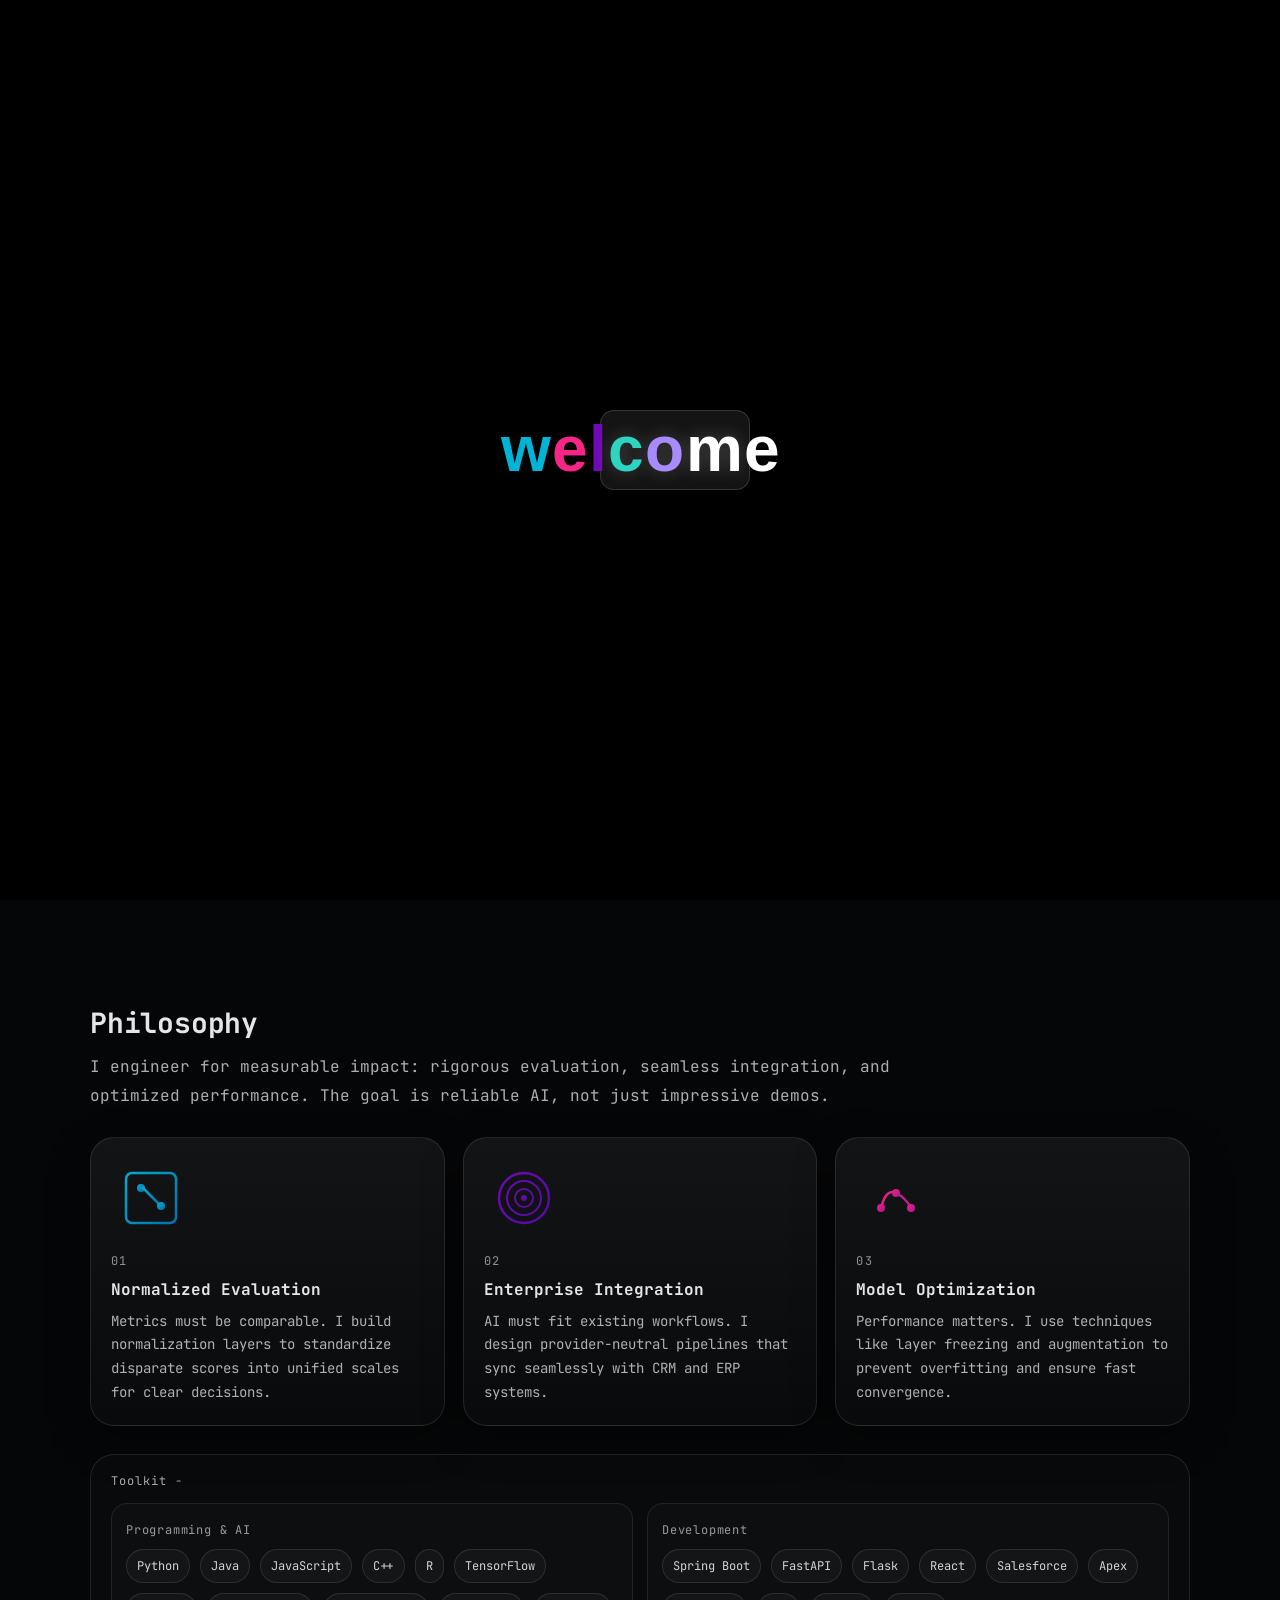
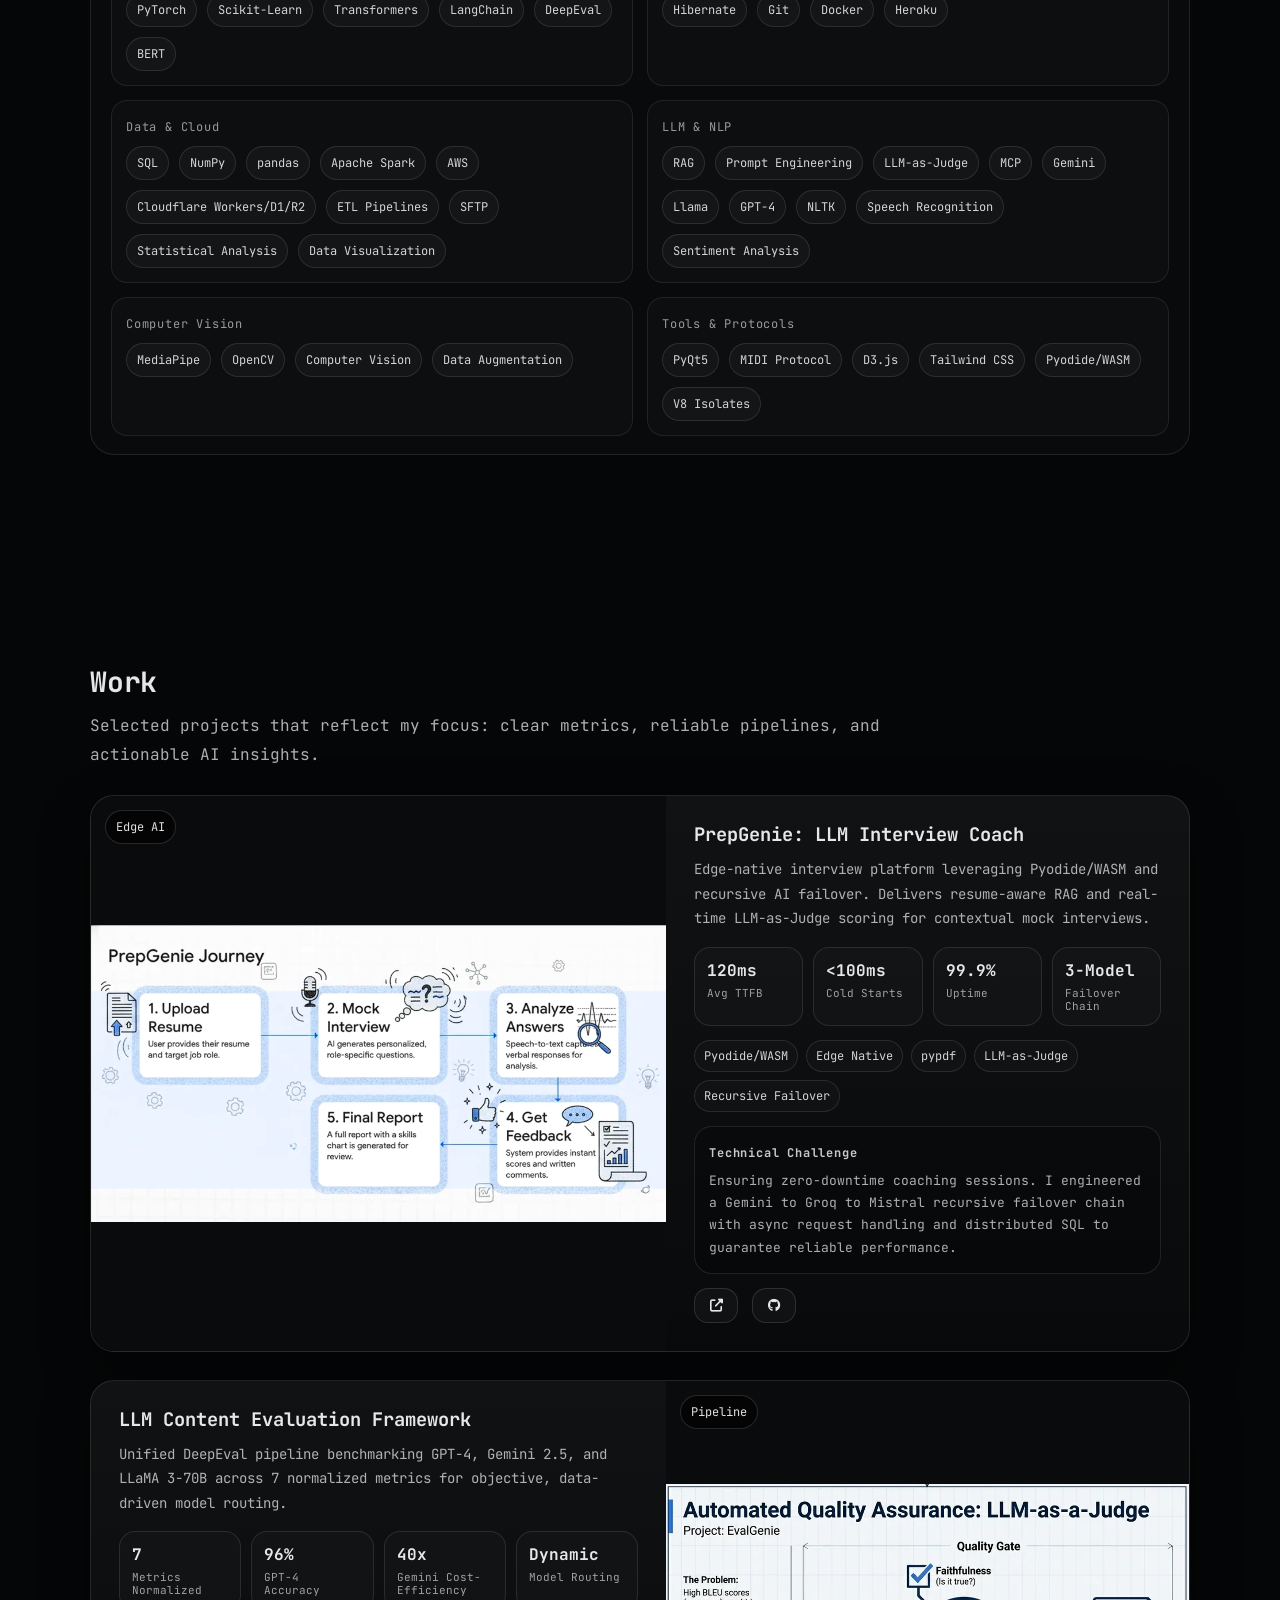
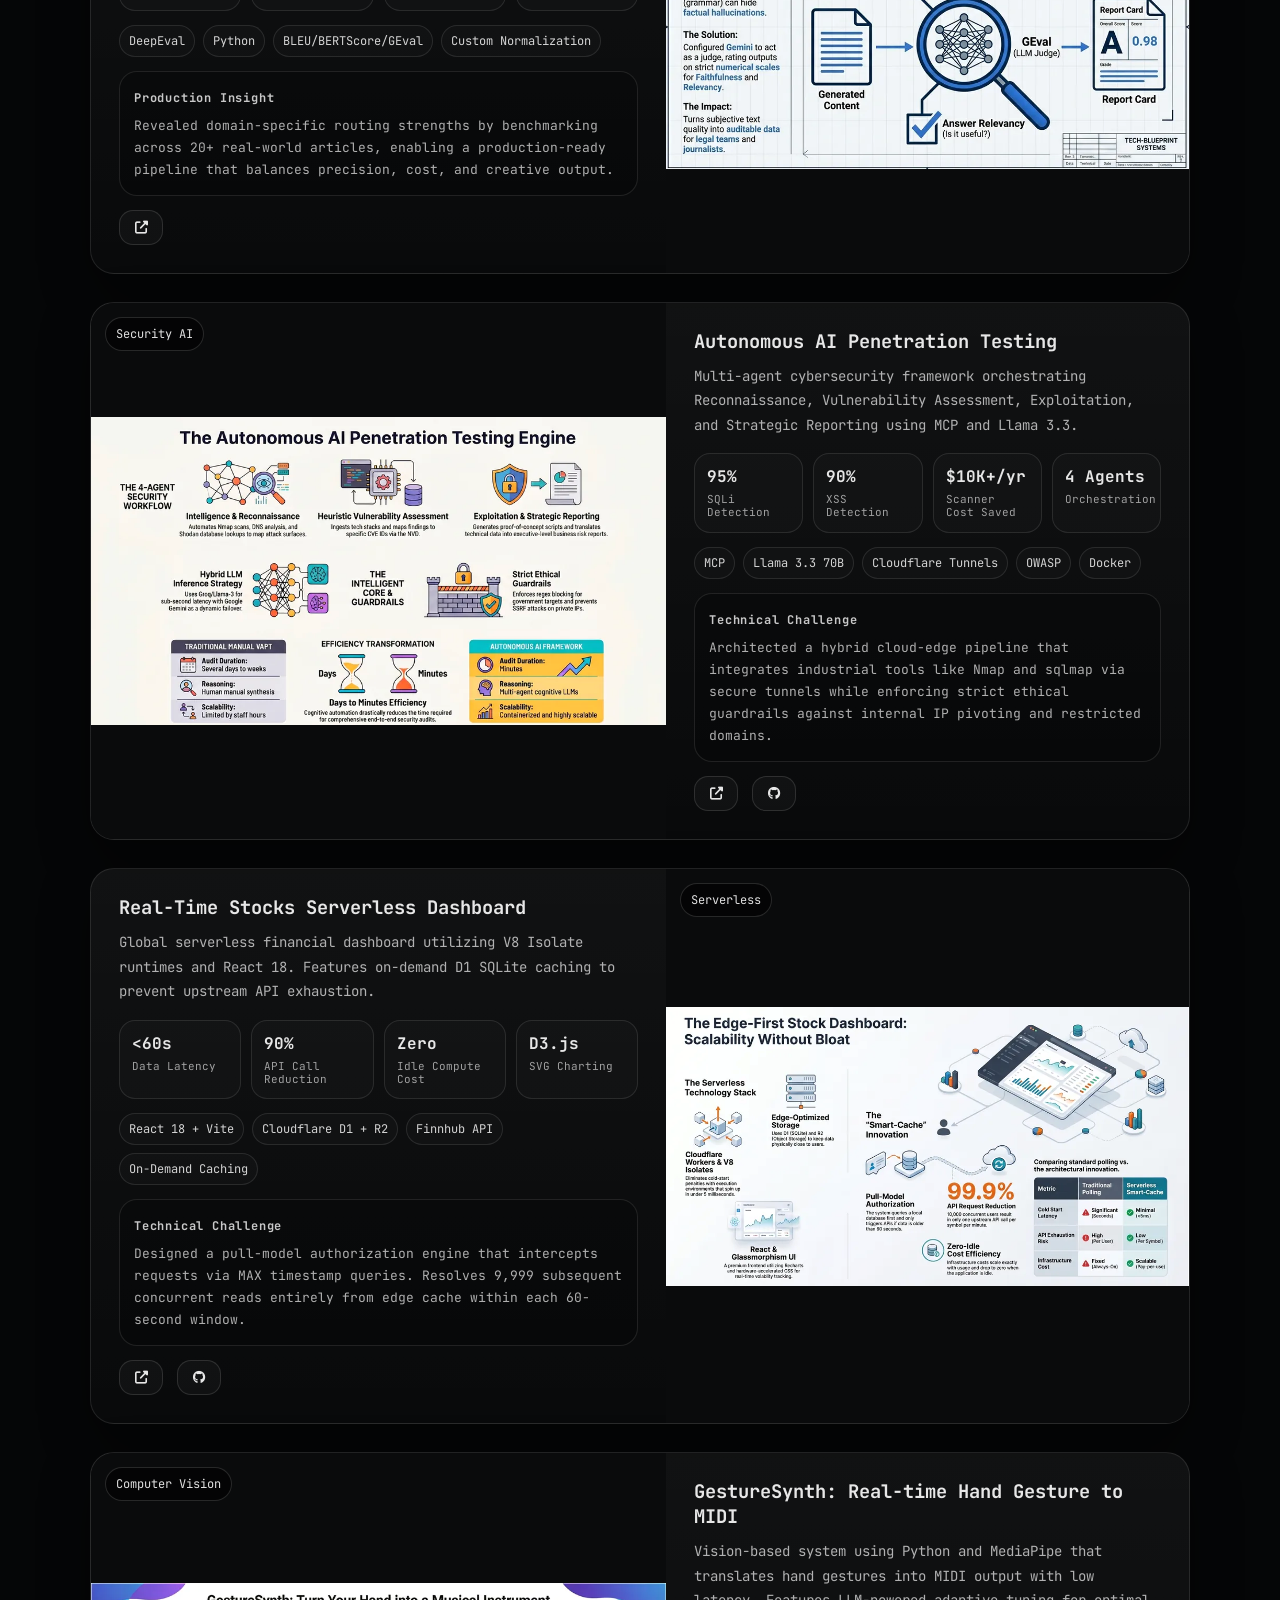
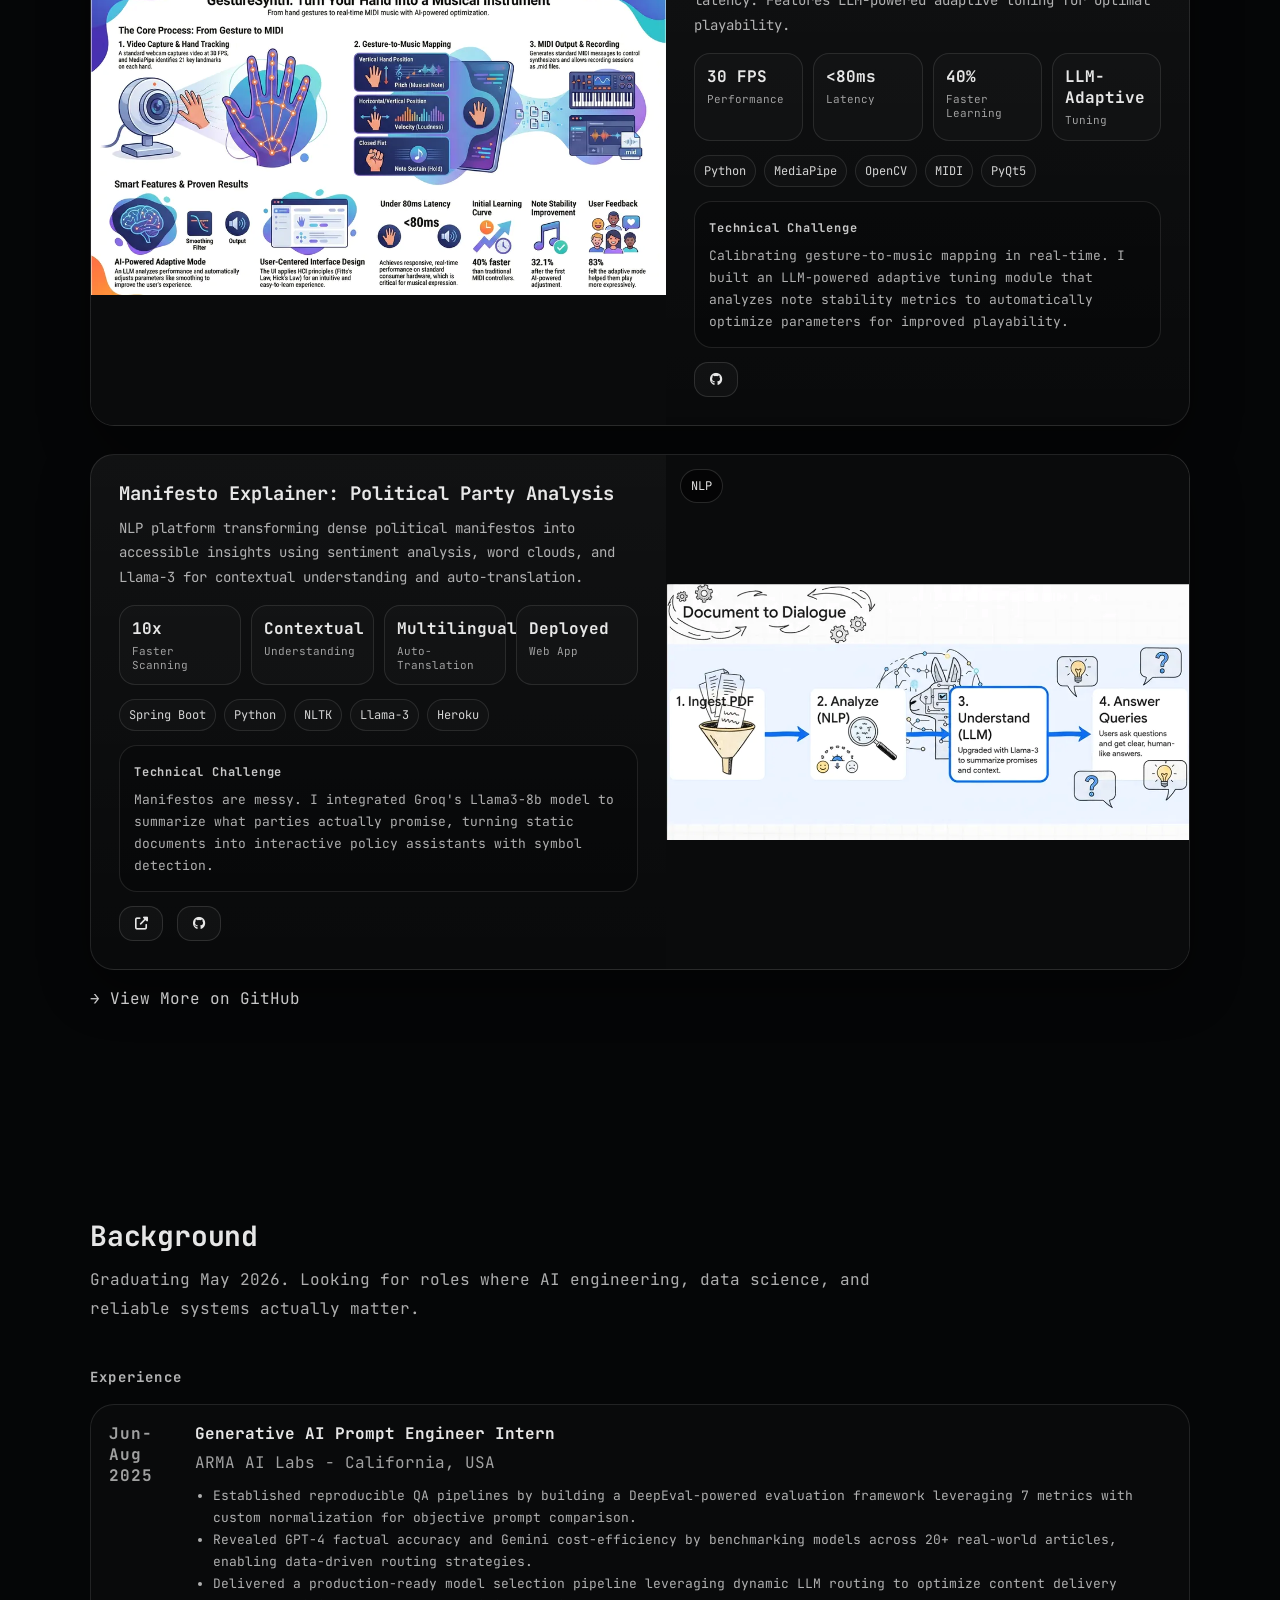
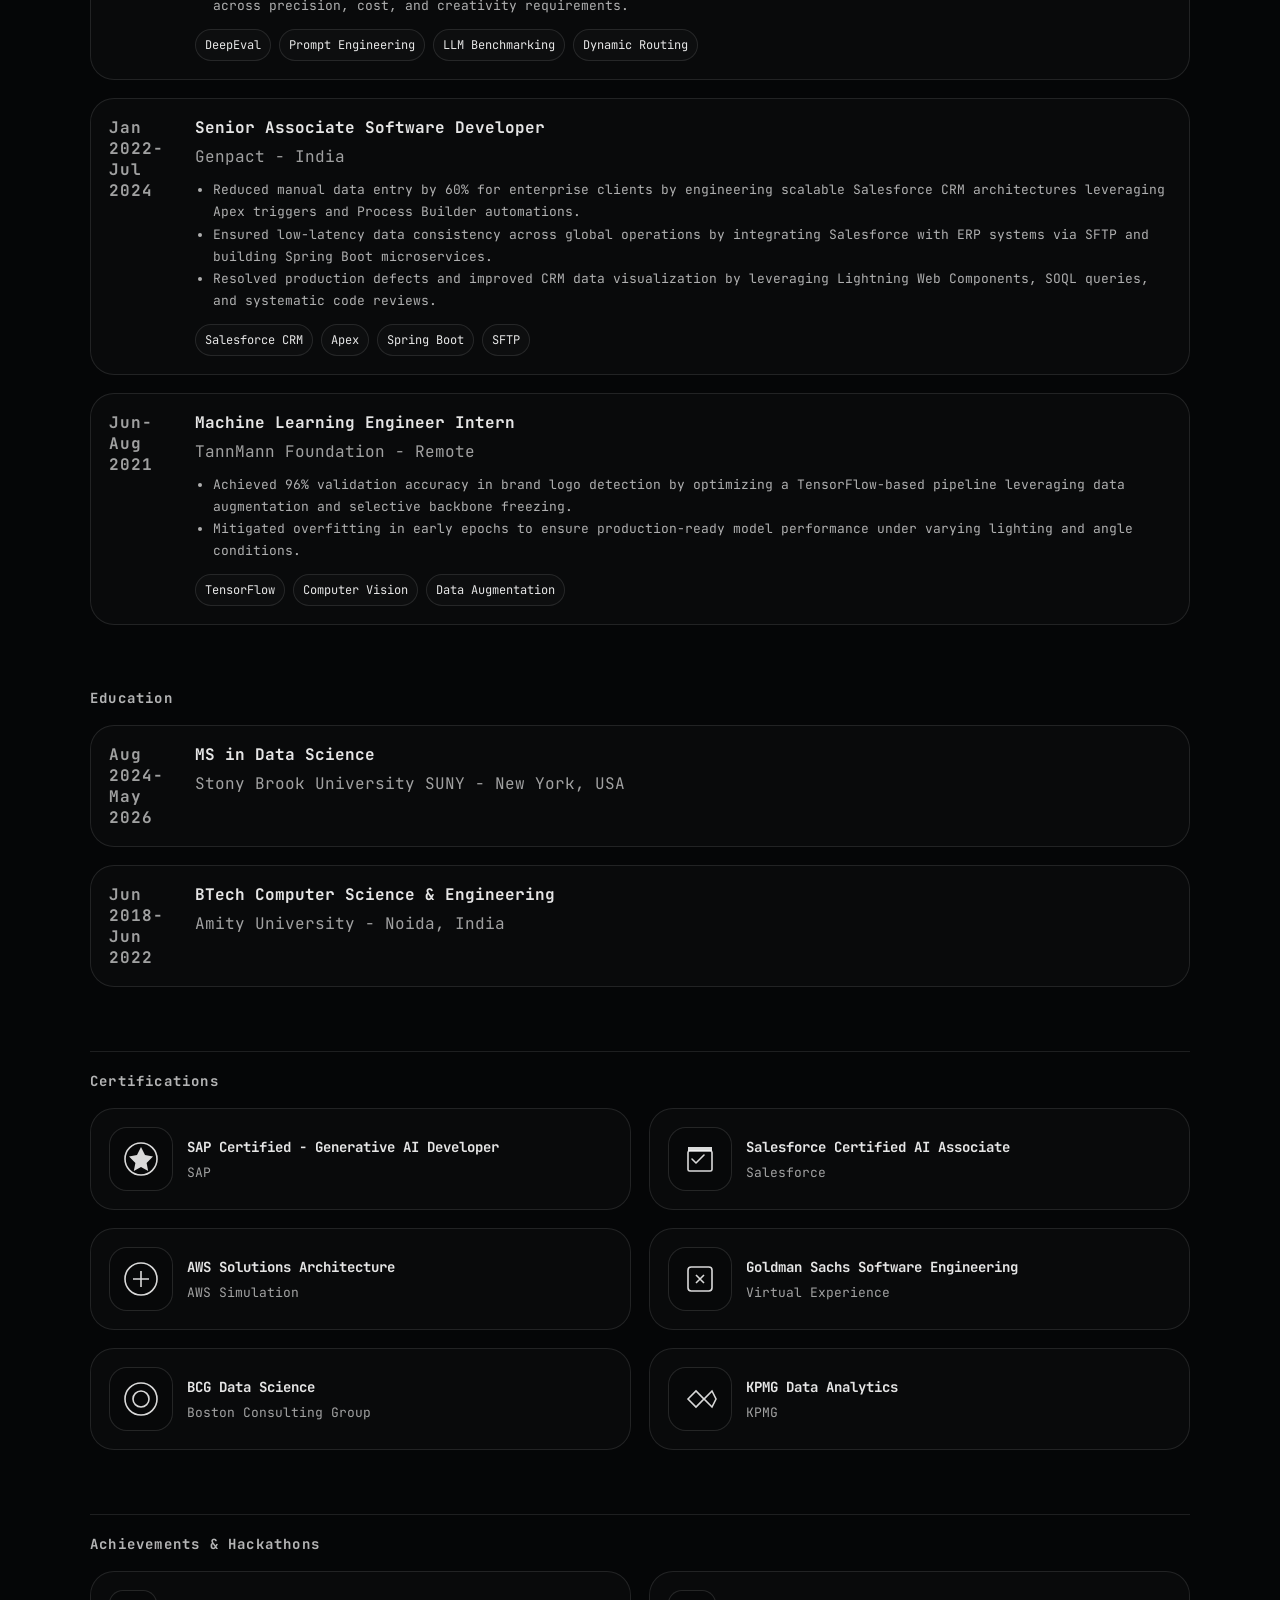
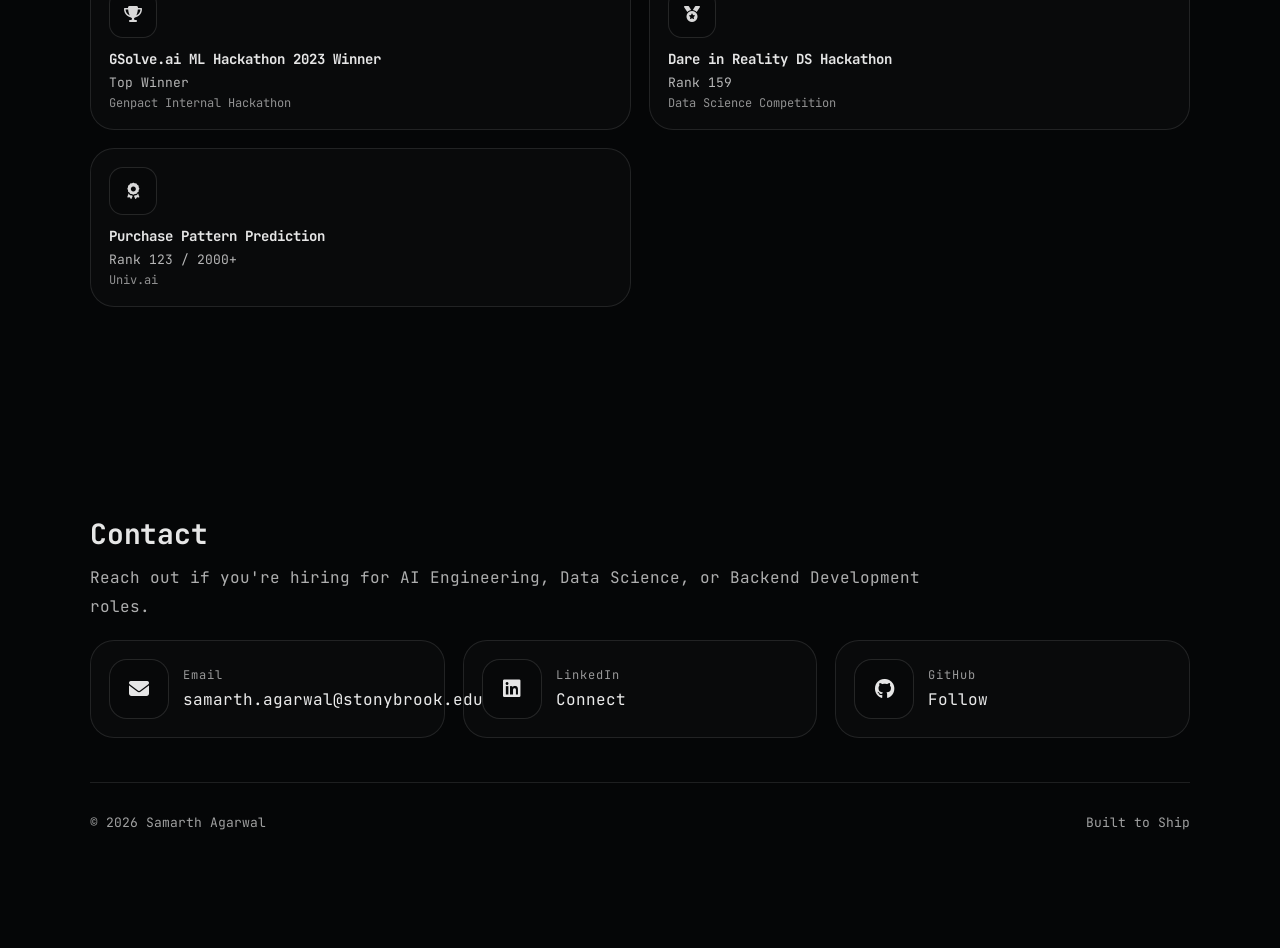
<file: index-dark-backup.html>
<!DOCTYPE html>
<html lang="en">
<head>
<meta charset="UTF-8">
<meta name="viewport" content="width=device-width, initial-scale=1.0">
<title>Samarth Agarwal - AI Engineer & Developer</title>
<!-- SEO -->
<meta name="description" content="AI Engineer and Developer building intelligent systems. Generative AI, Machine Learning, Salesforce, and Data Science. Stony Brook graduate.">
<meta name="keywords" content="Samarth Agarwal, AI Engineer, Machine Learning, Data Science, Salesforce, Generative AI, Python, Java">
<meta name="author" content="Samarth Agarwal">
<meta name="robots" content="index, follow">
<!-- Open Graph -->
<meta property="og:title" content="Samarth Agarwal - AI Engineer & Developer">
<meta property="og:description" content="Building intelligent systems that bridge AI and enterprise workflows.">
<meta property="og:type" content="website">
<meta property="og:locale" content="en_US">
<meta property="og:url" content="https://samarth70.github.io/">
<meta property="og:image" content="https://samarth70.github.io/images/og-cover.jpg">
<meta name="twitter:card" content="summary_large_image">
<meta name="twitter:title" content="Samarth Agarwal - AI Engineer & Developer">
<meta name="twitter:description" content="Building intelligent systems that bridge AI and enterprise workflows.">
<meta name="twitter:image" content="https://samarth70.github.io/images/og-cover.jpg">
<link rel="canonical" href="https://samarth70.github.io/">
<!-- Favicon -->
<link rel="icon" type="image/svg+xml" href="./favicon.svg">
<!-- Preconnect for performance -->
<link rel="preconnect" href="https://fonts.googleapis.com">
<link rel="preconnect" href="https://fonts.gstatic.com" crossorigin>
<link rel="preconnect" href="https://cdnjs.cloudflare.com">
<!-- Fonts -->
<link href="https://fonts.googleapis.com/css2?family=JetBrains+Mono:wght@300;400;500;600;700&display=swap" rel="stylesheet">
<!-- Icons -->
<link rel="stylesheet" href="https://cdnjs.cloudflare.com/ajax/libs/font-awesome/6.4.0/css/all.min.css"
integrity="sha512-iecdLmaskl7CVkqkXNQ/ZH/XLlvWZOJyj7Yy7tcenmpD1ypASozpmT/E0iPtmFIB46ZmdtAc9eNBvH0H/ZpiBw=="
crossorigin="anonymous" referrerpolicy="no-referrer">
<!-- Styles -->
<style>
/* Portfolio styles - Clean, legible, and stable */
/* =========================
Preloader
========================= */
#preloader{
position: fixed;
inset: 0;
z-index: 9999;
display: grid;
place-items: center;
background: #000;
transition: opacity 420ms ease, visibility 420ms ease;
}
html.is-loading,
body.is-loading{
overflow: hidden;
}
html.is-loaded #preloader{
opacity: 0;
visibility: hidden;
pointer-events: none;
}
.preloader-inner{
display: grid;
place-items: center;
padding: 24px;
}
.preloader-type{
font-family: -apple-system, BlinkMacSystemFont, "SF Pro Display", "SF Pro Text",
"Helvetica Neue", Helvetica, Arial, system-ui, sans-serif;
font-weight: 600;
font-size: clamp(28px, 5vw, 72px);
letter-spacing: -0.03em;
line-height: 1.05;
user-select: none;
display: inline-flex;
align-items: center;
gap: 4px;
perspective: 1200px;
perspective-origin: 50% 50%;
transform-style: preserve-3d;
filter: blur(10px);
opacity: 0;
animation: preWordReveal 900ms ease forwards;
}
@keyframes preWordReveal{
to{ filter: blur(0); opacity: 1; }
}
#preloaderText{
position: relative;
display: inline-flex;
gap: 2px;
}
.preloader-letter{
position: relative;
z-index: 1;
display: inline-block;
opacity: 0;
transform-style: preserve-3d;
backface-visibility: hidden;
transform-origin: 50% 70%;
will-change: transform, opacity;
animation-duration: 1200ms;
animation-timing-function: cubic-bezier(.16,.84,.2,1);
animation-fill-mode: forwards;
letter-spacing: -0.01em;
}
.preloader-letter[data-axis="x"]{
animation-name: preFlipInX;
transform: rotateX(110deg) translateY(18px) translateZ(60px) scale(0.98);
}
.preloader-letter[data-axis="y"]{
animation-name: preFlipInY;
transform: rotateY(110deg) translateY(18px) translateZ(60px) scale(0.98);
}
@keyframes preFlipInX{
0%   { opacity: 0; transform: rotateX(110deg) translateY(18px) translateZ(60px) scale(0.98); }
45%  { opacity: 1; transform: rotateX(-35deg) translateY(0)  translateZ(0)  scale(1.02); }
70%  { opacity: 1; transform: rotateX(18deg)  translateY(0)  translateZ(0)  scale(1.00); }
100% { opacity: 1; transform: rotateX(0deg)   translateY(0)  translateZ(0)  scale(1.00); }
}
@keyframes preFlipInY{
0%   { opacity: 0; transform: rotateY(110deg) translateY(18px) translateZ(60px) scale(0.98); }
45%  { opacity: 1; transform: rotateY(-35deg) translateY(0)  translateZ(0)  scale(1.02); }
70%  { opacity: 1; transform: rotateY(18deg)  translateY(0)  translateZ(0)  scale(1.00); }
100% { opacity: 1; transform: rotateY(0deg)   translateY(0)  translateZ(0)  scale(1.00); }
}
.preloader-letter.sw-active{
text-shadow: 0 0 18px rgba(255,255,255,0.22);
transform: translateZ(8px);
}
.sw-window{
position: absolute;
left: 0;
top: 50%;
height: 1.25em;
transform: translate3d(0, -50%, 0);
border-radius: 14px;
background: rgba(255,255,255,0.08);
border: 1px solid rgba(255,255,255,0.14);
box-shadow: 0 10px 30px rgba(0,0,0,0.35);
opacity: 0;
pointer-events: none;
will-change: transform, width, opacity;
transition: transform 220ms ease, width 220ms ease, opacity 220ms ease;
}
@media (prefers-reduced-motion: reduce){
.preloader-type{ animation: none !important; opacity: 1 !important; filter: none !important; }
.preloader-letter{ animation: none !important; opacity: 1 !important; transform: none !important; }
.sw-window{ display: none !important; }
}
/* =========================
Base Theme
========================= */
:root {
--bg: #050607;
--fg: rgba(255, 255, 255, 0.90);
--muted: rgba(255, 255, 255, 0.68);
--muted2: rgba(255, 255, 255, 0.55);
--line: rgba(255, 255, 255, 0.10);
--line2: rgba(255, 255, 255, 0.14);
--glass: rgba(255, 255, 255, 0.04);
--glass2: rgba(255, 255, 255, 0.06);
--radius: 18px;
--radius2: 24px;
--max: 1100px;
}
* { box-sizing: border-box; }
html { scroll-behavior: auto; }
body {
margin: 0;
color: var(--fg);
background: var(--bg);
font-family: "JetBrains Mono", ui-monospace, SFMono-Regular, Menlo, Monaco, Consolas, "Liberation Mono", "Courier New", monospace;
-webkit-font-smoothing: antialiased;
-moz-osx-font-smoothing: grayscale;
overflow-x: hidden;
}
body::before {
content: "";
position: fixed;
inset: 0;
pointer-events: none;
background:
radial-gradient(1200px 800px at 25% 20%, rgba(255,255,255,0.06), transparent 55%),
radial-gradient(1000px 700px at 75% 30%, rgba(255,255,255,0.05), transparent 55%),
radial-gradient(900px 700px at 60% 85%, rgba(255,255,255,0.04), transparent 60%),
linear-gradient(to bottom, rgba(0,0,0,0.20), rgba(0,0,0,0.70));
z-index: -2;
}
body::after {
content: "";
position: fixed;
inset: 0;
pointer-events: none;
background-image:
linear-gradient(to right, rgba(255,255,255,0.045) 1px, transparent 1px),
linear-gradient(to bottom, rgba(255,255,255,0.045) 1px, transparent 1px);
background-size: 48px 48px;
opacity: 0.35;
z-index: -1;
will-change: opacity;
}
a { color: inherit; text-decoration: none; }
.container { width: min(var(--max), calc(100% - 48px)); margin: 0 auto; }
.section { padding: 104px 0; }
/* =========================
Hero
========================= */
#home.section { min-height: 100vh; display: grid; align-items: center; }
.status-badge {
display: inline-flex; align-items: center; gap: 10px; padding: 10px 14px;
border: 1px solid var(--line);
background: linear-gradient(180deg, rgba(255,255,255,0.06), rgba(255,255,255,0.02));
border-radius: 999px; color: var(--muted); font-size: 12px; letter-spacing: 0.4px;
}
.status-dot { width: 10px; height: 10px; border-radius: 50%; background: #32d74b; box-shadow: 0 0 12px rgba(50,215,75,0.40); }
.display-heading { margin: 20px 0 0; font-size: clamp(40px, 7vw, 74px); line-height: 1.05; letter-spacing: -0.8px; }
.greeting-rotate { display: inline-block; color: rgba(255,255,255,0.78); }
.intro-text { margin: 22px 0 0; max-width: 820px; color: var(--muted); font-size: 16px; line-height: 1.8; }
.cta-buttons { margin-top: 34px; display: flex; gap: 18px; flex-wrap: wrap; }
.btn-primary, .btn-secondary {
display: inline-flex; align-items: center; justify-content: center; gap: 10px;
padding: 16px 22px; border-radius: 14px; font-weight: 600; letter-spacing: 0.2px;
border: 1px solid var(--line2); transition: transform 160ms ease, background 160ms ease, border-color 160ms ease, box-shadow 160ms ease;
will-change: transform; user-select: none;
}
.btn-primary { background: rgba(255,255,255,0.92); color: rgba(0,0,0,0.95); border-color: rgba(255,255,255,0.15); box-shadow: 0 10px 30px rgba(0,0,0,0.35); }
.btn-secondary { background: rgba(255,255,255,0.02); color: var(--fg); }
.btn-secondary:hover { transform: translateY(-1px); border-color: rgba(255,255,255,0.24); background: rgba(255,255,255,0.06); }
.btn-primary:hover { transform: translateY(-1px); border-color: rgba(255,255,255,0.24); background: rgba(255,255,255,0.96); }
.section-title { margin: 0; font-size: 28px; letter-spacing: -0.2px; }
.section-description { margin: 12px 0 0; color: var(--muted); line-height: 1.8; max-width: 860px; }
/* =========================
Nav dots
========================= */
.nav-dots { position: fixed; right: 18px; top: 50%; transform: translateY(-50%); display: grid; gap: 14px; z-index: 50; }
.nav-dot {
width: 10px; height: 10px; border-radius: 999px; border: 1px solid rgba(255,255,255,0.35);
background: rgba(255,255,255,0.06); transition: transform 160ms ease, background 160ms ease, border-color 160ms ease;
}
.nav-dot:hover { transform: scale(1.15); border-color: rgba(255,255,255,0.55); }
.nav-dot.active { background: rgba(255,255,255,0.85); border-color: rgba(255,255,255,0.85); }
/* =========================
Principles
========================= */
.principles-grid { margin-top: 26px; display: grid; grid-template-columns: repeat(3, minmax(0, 1fr)); gap: 18px; }
.principle-card {
padding: 20px; border-radius: var(--radius2); border: 1px solid var(--line);
background: linear-gradient(180deg, rgba(255,255,255,0.06), rgba(255,255,255,0.02));
box-shadow: 0 14px 40px rgba(0,0,0,0.35);
}
.principle-icon { opacity: 0.95; }
.principle-number { margin-top: 10px; color: rgba(255,255,255,0.55); font-size: 12px; letter-spacing: 1.2px; }
.principle-card h3 { margin: 10px 0 0; font-size: 16px; }
.principle-card p { margin: 10px 0 0; color: var(--muted); line-height: 1.7; font-size: 14px; }
/* =========================
Tech stack
========================= */
.tech-stack { margin-top: 28px; padding: 18px 20px; border-radius: var(--radius2); border: 1px solid var(--line); background: rgba(255,255,255,0.02); }
.stack-label { color: rgba(255,255,255,0.65); font-size: 12px; letter-spacing: 1px; }
.stack-categories { margin-top: 14px; display: grid; grid-template-columns: repeat(2, minmax(0, 1fr)); gap: 14px; }
.stack-category { border: 1px solid rgba(255,255,255,0.08); border-radius: 16px; padding: 14px; background: rgba(255,255,255,0.02); }
.category-name { display: inline-block; font-size: 12px; color: rgba(255,255,255,0.58); letter-spacing: 0.8px; }
.stack-tags { margin-top: 10px; display: flex; flex-wrap: wrap; gap: 10px; }
.stack-tags span {
padding: 8px 10px; border-radius: 999px; border: 1px solid rgba(255,255,255,0.10);
background: rgba(255,255,255,0.03); color: rgba(255,255,255,0.82); font-size: 12px;
}
/* =========================
Projects
========================= */
.projects-grid { margin-top: 26px; display: grid; grid-template-columns: repeat(2, minmax(0, 1fr)); gap: 18px; }
.project-card {
border-radius: var(--radius2); border: 1px solid var(--line);
background: linear-gradient(180deg, rgba(255,255,255,0.05), rgba(255,255,255,0.02));
overflow: hidden; box-shadow: 0 18px 50px rgba(0,0,0,0.40);
}
.project-image-container {
position: relative; aspect-ratio: 16 / 9; border-bottom: 1px solid rgba(255,255,255,0.10);
background: #0a0b0c; display: grid; place-items: center;
}
.project-image { width: 100%; height: 100%; object-fit: contain; display: block; padding: 0; filter: contrast(1.02) saturate(1.03); }
.project-overlay { position: absolute; inset: 0; pointer-events: none; }
.project-tag {
position: absolute; left: 14px; top: 14px; padding: 8px 10px; border-radius: 999px;
border: 1px solid rgba(255,255,255,0.14); background: rgba(0,0,0,0.55);
color: rgba(255,255,255,0.88); font-size: 12px;
}
.project-content { padding: 18px 18px 20px; }
.project-title { margin: 0; }
.project-description { margin: 10px 0 0; color: var(--muted); line-height: 1.75; font-size: 14px; }
.project-metrics { margin-top: 16px; display: grid; grid-template-columns: repeat(4, minmax(0, 1fr)); gap: 10px; }
.metric { padding: 12px; border-radius: 16px; border: 1px solid rgba(255,255,255,0.10); background: rgba(255,255,255,0.02); }
.metric-value { display: block; font-weight: 700; }
.metric-label { display: block; margin-top: 6px; color: rgba(255,255,255,0.60); font-size: 11px; line-height: 1.2; }
.project-stack { margin-top: 14px; display: flex; flex-wrap: wrap; gap: 8px; }
.project-stack span {
padding: 7px 9px; border-radius: 999px; border: 1px solid rgba(255,255,255,0.10);
background: rgba(255,255,255,0.02); color: rgba(255,255,255,0.82); font-size: 12px;
}
.project-insight { margin-top: 14px; padding: 14px; border-radius: 18px; border: 1px solid rgba(255,255,255,0.10); background: rgba(0,0,0,0.25); }
.project-insight strong { font-size: 12px; color: rgba(255,255,255,0.78); letter-spacing: 0.8px; }
.project-insight p { margin: 8px 0 0; color: var(--muted); line-height: 1.7; font-size: 13px; }
.project-links { margin-top: 14px; display: flex; gap: 14px; flex-wrap: wrap; }
.project-link {
display: inline-flex; align-items: center; justify-content: center; gap: 8px;
padding: 10px 12px; border-radius: 14px; border: 1px solid rgba(255,255,255,0.12);
background: rgba(255,255,255,0.03); font-size: 13px; transition: transform 160ms ease, background 160ms ease, border-color 160ms ease;
min-width: 44px;
}
.project-link:hover { transform: translateY(-1px); background: rgba(255,255,255,0.06); border-color: rgba(255,255,255,0.22); }
.project-link.icon-only { padding: 10px 14px; }
.more-projects { margin-top: 18px; }
.text-link { color: rgba(255,255,255,0.78); }
.text-link:hover { color: rgba(255,255,255,0.92); }
/* =========================
Timeline
========================= */
.subsection-title { margin: 0 0 12px; font-size: 14px; letter-spacing: 1.2px; color: rgba(255,255,255,0.70); }
.experience-section { margin-top: 44px; }
.education-section { margin-top: 64px; }
.certifications-section { margin-top: 64px; padding-top: 20px; border-top: 1px solid rgba(255,255,255,0.10); }
.achievements-section { margin-top: 64px; padding-top: 20px; border-top: 1px solid rgba(255,255,255,0.10); }
.timeline { margin-top: 18px; display: grid; gap: 18px; }
.timeline-item {
display: grid; grid-template-columns: 72px 1fr; gap: 14px; padding: 18px;
border-radius: var(--radius2); border: 1px solid rgba(255,255,255,0.10); background: rgba(255,255,255,0.02);
}
.timeline-year { color: rgba(255,255,255,0.62); font-weight: 700; letter-spacing: 1px; }
.timeline-content h4 { margin: 0; }
.timeline-company { margin: 8px 0 0; color: rgba(255,255,255,0.62); }
.timeline-points { margin: 12px 0 0; padding-left: 18px; color: var(--muted); line-height: 1.7; font-size: 13px; }
.timeline-stack { margin-top: 12px; display: flex; flex-wrap: wrap; gap: 8px; }
.timeline-stack span {
padding: 7px 9px; border-radius: 999px; border: 1px solid rgba(255,255,255,0.10);
background: rgba(255,255,255,0.02); font-size: 12px;
}
/* =========================
Certs
========================= */
.cert-grid { margin-top: 18px; display: grid; grid-template-columns: repeat(2, minmax(0, 1fr)); gap: 18px; }
.cert-card {
display: grid; grid-template-columns: 64px 1fr; gap: 14px; align-items: center; padding: 18px;
border-radius: var(--radius2); border: 1px solid rgba(255,255,255,0.10); background: rgba(255,255,255,0.02);
transition: transform 160ms ease, background 160ms ease, border-color 160ms ease;
}
.cert-card:hover { transform: translateY(-1px); background: rgba(255,255,255,0.05); border-color: rgba(255,255,255,0.20); }
.cert-icon {
width: 64px; height: 64px; border-radius: 18px; border: 1px solid rgba(255,255,255,0.12);
background: rgba(0,0,0,0.20); display: grid; place-items: center; color: rgba(255,255,255,0.85);
}
.cert-card h4 { margin: 0; font-size: 14px; }
.cert-issuer { margin: 8px 0 0; color: rgba(255,255,255,0.62); font-size: 13px; }
/* =========================
Achievements
========================= */
.achievements-grid { margin-top: 18px; display: grid; grid-template-columns: repeat(2, minmax(0, 1fr)); gap: 18px; }
.achievement-card {
padding: 18px; border-radius: var(--radius2); border: 1px solid rgba(255,255,255,0.10);
background: rgba(255,255,255,0.02); transition: transform 160ms ease, background 160ms ease, border-color 160ms ease;
}
.achievement-card:hover { transform: translateY(-1px); background: rgba(255,255,255,0.05); border-color: rgba(255,255,255,0.20); }
.achievement-icon {
width: 48px; height: 48px; border-radius: 14px; border: 1px solid rgba(255,255,255,0.12);
background: rgba(0,0,0,0.20); display: grid; place-items: center; color: rgba(255,255,255,0.85); margin-bottom: 12px;
}
.achievement-card h4 { margin: 0; font-size: 14px; }
.achievement-rank { margin: 6px 0 0; color: rgba(255,255,255,0.70); font-size: 13px; }
.achievement-org { margin: 4px 0 0; color: rgba(255,255,255,0.55); font-size: 12px; }
/* =========================
Contact
========================= */
.contact-grid { margin-top: 18px; display: grid; grid-template-columns: repeat(3, minmax(0, 1fr)); gap: 18px; }
.contact-card {
display: grid; grid-template-columns: 60px 1fr; gap: 14px; align-items: center; padding: 18px;
border-radius: var(--radius2); border: 1px solid rgba(255,255,255,0.10); background: rgba(255,255,255,0.02);
transition: transform 160ms ease, background 160ms ease, border-color 160ms ease;
}
.contact-card:hover { transform: translateY(-1px); background: rgba(255,255,255,0.05); border-color: rgba(255,255,255,0.20); }
.contact-icon {
width: 60px; height: 60px; border-radius: 18px; border: 1px solid rgba(255,255,255,0.12);
background: rgba(0,0,0,0.20); display: grid; place-items: center; font-size: 20px; color: rgba(255,255,255,0.90);
}
.contact-label { display: block; color: rgba(255,255,255,0.58); font-size: 12px; letter-spacing: 1px; }
.contact-value { display: block; margin-top: 6px; color: rgba(255,255,255,0.92); }
/* =========================
Footer
========================= */
.footer {
margin-top: 44px; padding-top: 18px; border-top: 1px solid rgba(255,255,255,0.10);
display: flex; justify-content: space-between; gap: 16px; flex-wrap: wrap;
color: rgba(255,255,255,0.62); font-size: 13px;
}
/* =========================
Cursor
========================= */
.cursor {
position: fixed; top: 0; left: 0; width: 28px; height: 28px; border-radius: 999px;
border: 2px solid rgba(255,255,255,0.85); background: rgba(255,255,255,0.03);
-webkit-backdrop-filter: blur(6px); backdrop-filter: blur(6px);
pointer-events: none; z-index: 1000; transform: translate3d(-100px, -100px, 0);
will-change: transform, width, height, border-radius;
transition: background 140ms ease, border-color 140ms ease, opacity 140ms ease, box-shadow 140ms ease;
contain: layout style paint;
}
body.has-cursor { cursor: none; }
body.has-cursor * { cursor: none !important; }
.cursor.is-hidden { opacity: 0; }
.cursor.mode-pointer {
background: rgba(255,255,255,0.06); -webkit-backdrop-filter: blur(6px); backdrop-filter: blur(6px);
border-color: rgba(255,255,255,0.95); box-shadow: 0 0 0 1px rgba(255,255,255,0.10), 0 12px 40px rgba(0,0,0,0.35);
}
.cursor.mode-pointerlock {
background: transparent; border-color: rgba(255,255,255,0.90); border-width: 1px;
-webkit-backdrop-filter: none; backdrop-filter: none; box-shadow: none;
}
.cursor.mode-text {
background: rgba(255,255,255,0.92); border-color: rgba(255,255,255,0.00);
-webkit-backdrop-filter: none; backdrop-filter: none; box-shadow: none;
}
.cursor.mode-card {
background: transparent; border-color: rgba(255,255,255,0.80); border-width: 1px;
-webkit-backdrop-filter: none; backdrop-filter: none;
box-shadow: 0 0 0 1px rgba(255,255,255,0.10), 0 18px 60px rgba(0,0,0,0.25);
}
@media (hover: none), (pointer: coarse) {
.cursor { display: none; }
body { cursor: auto; }
}
/* =========================
Responsive
========================= */
@media (max-width: 980px) {
.principles-grid { grid-template-columns: 1fr; }
.projects-grid { grid-template-columns: 1fr; }
.stack-categories { grid-template-columns: 1fr; }
.project-metrics { grid-template-columns: repeat(2, minmax(0, 1fr)); }
.contact-grid { grid-template-columns: 1fr; }
.cert-grid { grid-template-columns: 1fr; }
.achievements-grid { grid-template-columns: 1fr; }
.nav-dots { right: 10px; }
}
@media (prefers-reduced-motion: reduce) {
.btn-primary, .btn-secondary, .project-link, .contact-card, .cert-card, .achievement-card { transition: none; }
}
/* =========================
Top Navigation (Phase 2)
========================= */
.top-nav {
position: fixed; top: 0; left: 0; right: 0; z-index: 90;
background: transparent; border-bottom: 1px solid transparent;
transition: background 240ms ease, border-color 240ms ease, backdrop-filter 240ms ease;
}
.top-nav.scrolled {
background: rgba(5, 6, 7, 0.72);
-webkit-backdrop-filter: blur(14px); backdrop-filter: blur(14px);
border-bottom-color: var(--line);
}
.top-nav-inner {
max-width: var(--max); margin: 0 auto; padding: 0 22px;
height: 64px; display: flex; align-items: center; justify-content: space-between; gap: 18px;
}
.brand {
font-weight: 700; font-size: 17px; letter-spacing: 0.5px; color: var(--fg); text-decoration: none;
}
.brand-cursor { color: rgba(255,255,255,0.55); animation: brandBlink 1.1s steps(1) infinite; }
@keyframes brandBlink { 50% { opacity: 0; } }
.nav-menu { display: flex; align-items: center; gap: 6px; }
.nav-link {
color: var(--muted); text-decoration: none; font-size: 13px; letter-spacing: 0.4px;
padding: 8px 12px; border-radius: 10px; border: 1px solid transparent;
transition: color 160ms ease, background 160ms ease, border-color 160ms ease;
}
.nav-link:hover { color: var(--fg); background: var(--glass); }
.nav-link.active { color: var(--fg); background: var(--glass); border-color: var(--line); }
.nav-resume {
color: var(--fg); text-decoration: none; font-size: 13px; letter-spacing: 0.4px;
padding: 8px 14px; margin-left: 8px; border-radius: 10px;
border: 1px solid var(--line2); background: var(--glass);
transition: background 160ms ease, border-color 160ms ease, transform 160ms ease;
}
.nav-resume:hover { background: var(--glass2); border-color: rgba(255,255,255,0.28); transform: translateY(-1px); }
.nav-toggle { display: none; }
@media (max-width: 768px) {
.top-nav { background: rgba(5, 6, 7, 0.72); -webkit-backdrop-filter: blur(14px); backdrop-filter: blur(14px); border-bottom-color: var(--line); }
.top-nav-inner { height: 56px; padding: 0 16px; }
.nav-toggle {
display: grid; gap: 5px; place-content: center;
width: 42px; height: 42px; padding: 0; cursor: pointer;
background: var(--glass); border: 1px solid var(--line); border-radius: 12px;
}
.nav-toggle span { display: block; width: 18px; height: 2px; background: var(--fg); border-radius: 2px; transition: transform 200ms ease, opacity 200ms ease; }
.nav-toggle[aria-expanded="true"] span:nth-child(1) { transform: translateY(7px) rotate(45deg); }
.nav-toggle[aria-expanded="true"] span:nth-child(2) { opacity: 0; }
.nav-toggle[aria-expanded="true"] span:nth-child(3) { transform: translateY(-7px) rotate(-45deg); }
.nav-menu {
position: fixed; top: 56px; left: 0; right: 0; z-index: 89;
flex-direction: column; align-items: stretch; gap: 4px;
padding: 12px 16px 16px; margin: 0;
background: rgba(5, 6, 7, 0.94); -webkit-backdrop-filter: blur(18px); backdrop-filter: blur(18px);
border-bottom: 1px solid var(--line);
transform: translateY(-8px); opacity: 0; visibility: hidden; pointer-events: none;
transition: transform 220ms ease, opacity 220ms ease, visibility 220ms ease;
}
.nav-menu.open { transform: translateY(0); opacity: 1; visibility: visible; pointer-events: auto; }
.nav-link { padding: 13px 14px; font-size: 14px; border-radius: 12px; }
.nav-resume { margin-left: 0; margin-top: 6px; text-align: center; padding: 13px 14px; border-radius: 12px; }
}
section[id] { scroll-margin-top: 72px; }
/* =========================
Hero Stats (Phase 2)
========================= */
.hero-stats {
margin-top: 38px; padding-top: 24px; border-top: 1px solid var(--line);
display: flex; flex-wrap: wrap; gap: 18px 44px;
}
.stat { display: grid; gap: 6px; }
.stat-value { font-size: 24px; font-weight: 700; letter-spacing: -0.5px; color: var(--fg); }
.stat-label { font-size: 11.5px; letter-spacing: 1.2px; text-transform: uppercase; color: var(--muted2); }
/* =========================
Atmosphere (Phase 3)
========================= */
body {
background-image:
radial-gradient(46% 38% at 10% 6%, rgba(0, 180, 216, 0.09), transparent 70%),
radial-gradient(42% 36% at 92% 90%, rgba(0, 119, 182, 0.09), transparent 70%);
background-attachment: fixed, fixed;
background-repeat: no-repeat, no-repeat;
}
/* =========================
Hero Photo (Phase 3)
========================= */
.hero-grid { display: grid; grid-template-columns: minmax(0, 7fr) minmax(0, 4fr); gap: 44px; align-items: center; }
.hero-photo-wrap { position: relative; justify-self: end; }
.hero-photo-wrap::before {
content: ''; position: absolute; inset: -12%;
background: radial-gradient(60% 60% at 55% 40%, rgba(0, 180, 216, 0.20), transparent 72%);
filter: blur(34px); z-index: 0; pointer-events: none;
}
.hero-photo {
position: relative; z-index: 1; display: block; width: 100%; max-width: 340px; height: auto;
border-radius: var(--radius2); border: 1px solid var(--line2);
box-shadow: 0 30px 90px rgba(0, 0, 0, 0.55);
filter: saturate(1.05) contrast(1.02);
}
@media (max-width: 768px) {
.hero-grid { grid-template-columns: 1fr; gap: 28px; }
.hero-photo-wrap { justify-self: center; }
.hero-photo { max-width: 240px; }
}
/* =========================
Projects: cinematic alternating rows (Phase 3)
========================= */
.projects-grid { grid-template-columns: 1fr; gap: 28px; }
.project-card { display: grid; grid-template-columns: minmax(0, 11fr) minmax(0, 10fr); }
.project-card .project-image-container { aspect-ratio: auto; min-height: 320px; border-bottom: none; }
.project-card:nth-child(even) .project-image-container { order: 2; }
.project-card .project-image { transition: transform 600ms cubic-bezier(.16,.84,.2,1); }
.project-card:hover .project-image { transform: scale(1.035); }
.project-card:hover { border-color: rgba(255,255,255,0.20); }
.project-content { padding: 26px 28px 28px; align-self: center; }
@media (max-width: 900px) {
.project-card { grid-template-columns: 1fr; }
.project-card .project-image-container { aspect-ratio: 16 / 9; min-height: 0; border-bottom: 1px solid rgba(255,255,255,0.10); }
.project-card:nth-child(even) .project-image-container { order: 0; }
.project-content { padding: 18px 18px 20px; }
}
/* =========================
Scroll Reveal (Phase 2)
========================= */
@media (prefers-reduced-motion: no-preference) {
.sr { opacity: 0; transform: translateY(16px); }
.sr.sr-in { opacity: 1; transform: none; transition: opacity 640ms ease, transform 640ms cubic-bezier(.16,.84,.2,1); transition-delay: var(--sr-delay, 0ms); }
}
@media (max-width: 640px) {
.container { width: calc(100% - 28px); }
.section { padding: 72px 0; }
#home.section { min-height: auto; padding-top: 88px; padding-bottom: 56px; }
.display-heading { font-size: clamp(34px, 10vw, 54px); line-height: 1.02; letter-spacing: -0.6px; }
.intro-text { font-size: 15px; line-height: 1.75; }
.cta-buttons { gap: 12px; }
.btn-primary, .btn-secondary { width: 100%; justify-content: center; padding: 14px 16px; border-radius: 14px; }
.nav-dots { display: none; }
.principle-card, .project-card, .timeline-item, .cert-card, .contact-card, .tech-stack, .achievement-card { border-radius: 18px; }
.principles-grid { gap: 14px; }
.projects-grid { gap: 14px; }
.project-content { padding: 16px; }
.project-description { font-size: 13.5px; }
.project-metrics { grid-template-columns: 1fr; gap: 10px; }
.metric { padding: 12px 14px; }
.timeline-item { grid-template-columns: 1fr; gap: 10px; }
.timeline-year { font-size: 12px; opacity: 0.8; }
.cert-card, .contact-card, .achievement-card { padding: 14px; }
.cert-card, .contact-card { grid-template-columns: 52px 1fr; gap: 12px; }
.cert-grid, .contact-grid { grid-template-columns: 1fr; }
.cert-card > div, .contact-card > div { min-width: 0; }
.contact-value { overflow-wrap: anywhere; }
.cert-icon { width: 52px; height: 52px; border-radius: 16px; }
.contact-icon { width: 52px; height: 52px; border-radius: 16px; }
.stack-tags span, .project-stack span, .timeline-stack span { padding: 7px 9px; font-size: 11.5px; }
.footer { justify-content: flex-start; flex-direction: column; gap: 8px; }
.preloader-type { font-size: clamp(24px, 9vw, 56px); }
}
</style>
</head>
<body>
<div id="preloader" aria-hidden="true">
<div class="preloader-inner">
<div class="preloader-type">
<span id="preloaderText"></span>
</div>
</div>
</div>
<div class="cursor" aria-hidden="true" role="presentation"></div>
<header class="top-nav" id="topNav">
<div class="top-nav-inner">
<a href="#home" class="brand" aria-label="Samarth Agarwal - back to top">SA<span class="brand-cursor" aria-hidden="true">_</span></a>
<button class="nav-toggle" id="navToggle" type="button" aria-label="Toggle navigation menu" aria-expanded="false" aria-controls="navMenu">
<span></span><span></span><span></span>
</button>
<nav class="nav-menu" id="navMenu" aria-label="Primary navigation">
<a href="#home" data-section="home" class="nav-link active">Home</a>
<a href="#philosophy" data-section="philosophy" class="nav-link">Philosophy</a>
<a href="#work" data-section="work" class="nav-link">Work</a>
<a href="#background" data-section="background" class="nav-link">Background</a>
<a href="#connect" data-section="connect" class="nav-link">Contact</a>
<a href="Sam-Agarwal-Resume.pdf" target="_blank" rel="noopener" class="nav-resume">Resume</a>
</nav>
</div>
</header>
<nav class="nav-dots" aria-label="Section navigation" role="navigation">
<a href="#home" class="nav-dot active" data-section="home" aria-label="Navigate to home section"></a>
<a href="#philosophy" class="nav-dot" data-section="philosophy" aria-label="Navigate to philosophy section"></a>
<a href="#work" class="nav-dot" data-section="work" aria-label="Navigate to work section"></a>
<a href="#background" class="nav-dot" data-section="background" aria-label="Navigate to background section"></a>
<a href="#connect" class="nav-dot" data-section="connect" aria-label="Navigate to contact section"></a>
</nav>
<section id="home" class="section">
<div class="container">
<div class="hero-grid">
<div class="hero-copy">
<div class="status-badge" role="status">
<span class="status-dot" aria-hidden="true"></span>
Open to Opportunities - Graduating May 2026
</div>
<h1 class="display-heading">
<span class="greeting-rotate" aria-label="greeting"></span><br>
I'm<br>
Samarth.
</h1>
<p class="intro-text">
I build intelligent systems that bridge AI and enterprise workflows. I specialize in LLM evaluation, prompt engineering, and edge-native AI systems, focusing on production-ready pipelines, RAG architectures, and autonomous agentic workflows.
</p>
<div class="cta-buttons">
<a href="#work" class="btn-primary" aria-label="View my projects">&rarr; View Projects</a>
<a href="#connect" class="btn-secondary" aria-label="Get in touch">Get in Touch</a>
<a href="Sam-Agarwal-Resume.pdf" target="_blank" rel="noopener" class="btn-secondary" aria-label="Open resume (PDF)">Resume</a>
</div>
</div>
<div class="hero-photo-wrap">
<img class="hero-photo" src="./images/samarth.webp?v=2" alt="Samarth Agarwal" width="560" height="700" fetchpriority="high">
</div>
</div>
<div class="hero-stats" role="list" aria-label="Quick stats">
<div class="stat" role="listitem"><span class="stat-value">3+</span><span class="stat-label">Years Experience</span></div>
<div class="stat" role="listitem"><span class="stat-value">6</span><span class="stat-label">Projects Shipped</span></div>
<div class="stat" role="listitem"><span class="stat-value">2x</span><span class="stat-label">AI Certified &mdash; SAP &amp; Salesforce</span></div>
<div class="stat" role="listitem"><span class="stat-value">MS &rsquo;26</span><span class="stat-label">Data Science &mdash; Stony Brook</span></div>
</div>
</div>
</section>
<section id="philosophy" class="section">
<div class="container">
<h2 class="section-title">Philosophy</h2>
<p class="section-description">
I engineer for measurable impact: rigorous evaluation, seamless integration, and optimized performance.
The goal is reliable AI, not just impressive demos.
</p>
<div class="principles-grid">
<article class="principle-card">
<div class="principle-icon" aria-hidden="true" role="img" aria-label="Evaluation architecture icon">
<svg viewBox="0 0 80 80" width="80" height="80">
<defs><linearGradient id="grad-eval" x1="0%" y1="0%" x2="100%" y2="100%"><stop offset="0%" style="stop-color:#00b4d8;stop-opacity:1" /><stop offset="100%" style="stop-color:#0077b6;stop-opacity:1" /></linearGradient></defs>
<rect x="15" y="15" width="50" height="50" rx="6" fill="none" stroke="url(#grad-eval)" stroke-width="2.5"/>
<circle cx="30" cy="30" r="4" fill="url(#grad-eval)"/><path d="M 32 30 L 48 46" stroke="url(#grad-eval)" stroke-width="2.5" stroke-linecap="round"/><circle cx="50" cy="48" r="4" fill="url(#grad-eval)"/>
</svg>
</div>
<div class="principle-number" aria-label="Principle 1">01</div>
<h3>Normalized Evaluation</h3>
<p>Metrics must be comparable. I build normalization layers to standardize disparate scores into unified scales for clear decisions.</p>
</article>
<article class="principle-card">
<div class="principle-icon" aria-hidden="true" role="img" aria-label="Integration icon">
<svg viewBox="0 0 80 80" width="80" height="80">
<defs><linearGradient id="grad-int" x1="0%" y1="0%" x2="100%" y2="100%"><stop offset="0%" style="stop-color:#7209b7;stop-opacity:1" /><stop offset="100%" style="stop-color:#560bad;stop-opacity:1" /></linearGradient></defs>
<circle cx="40" cy="40" r="25" fill="none" stroke="url(#grad-int)" stroke-width="2.5"/>
<circle cx="40" cy="40" r="17" fill="none" stroke="url(#grad-int)" stroke-width="2"/><circle cx="40" cy="40" r="9" fill="none" stroke="url(#grad-int)" stroke-width="2"/><circle cx="40" cy="40" r="3" fill="url(#grad-int)"/>
</svg>
</div>
<div class="principle-number" aria-label="Principle 2">02</div>
<h3>Enterprise Integration</h3>
<p>AI must fit existing workflows. I design provider-neutral pipelines that sync seamlessly with CRM and ERP systems.</p>
</article>
<article class="principle-card">
<div class="principle-icon" aria-hidden="true" role="img" aria-label="Optimization icon">
<svg viewBox="0 0 80 80" width="80" height="80">
<defs><linearGradient id="grad-opt" x1="0%" y1="0%" x2="100%" y2="100%"><stop offset="0%" style="stop-color:#f72585;stop-opacity:1" /><stop offset="100%" style="stop-color:#b5179e;stop-opacity:1" /></linearGradient></defs>
<path d="M 25 50 Q 30 30, 40 35 T 55 50" fill="none" stroke="url(#grad-opt)" stroke-width="2.5" stroke-linecap="round"/>
<circle cx="25" cy="50" r="4" fill="url(#grad-opt)"/><circle cx="40" cy="35" r="4" fill="url(#grad-opt)"/><circle cx="55" cy="50" r="4" fill="url(#grad-opt)"/>
<path d="M 20 55 L 60 55" stroke="url(#grad-opt)" stroke-width="1.5" stroke-dasharray="2,3" opacity="0.5"/>
</svg>
</div>
<div class="principle-number" aria-label="Principle 3">03</div>
<h3>Model Optimization</h3>
<p>Performance matters. I use techniques like layer freezing and augmentation to prevent overfitting and ensure fast convergence.</p>
</article>
</div>
<div class="tech-stack">
<div class="stack-label">Toolkit -</div>
<div class="stack-categories">
<div class="stack-category">
<span class="category-name">Programming & AI</span>
<div class="stack-tags">
<span>Python</span><span>Java</span><span>JavaScript</span><span>C++</span><span>R</span>
<span>TensorFlow</span><span>PyTorch</span><span>Scikit-Learn</span><span>Transformers</span><span>LangChain</span><span>DeepEval</span><span>BERT</span>
</div>
</div>
<div class="stack-category">
<span class="category-name">Development</span>
<div class="stack-tags">
<span>Spring Boot</span><span>FastAPI</span><span>Flask</span><span>React</span><span>Salesforce</span>
<span>Apex</span><span>Hibernate</span><span>Git</span><span>Docker</span><span>Heroku</span>
</div>
</div>
<div class="stack-category">
<span class="category-name">Data & Cloud</span>
<div class="stack-tags">
<span>SQL</span><span>NumPy</span><span>pandas</span><span>Apache Spark</span><span>AWS</span>
<span>Cloudflare Workers/D1/R2</span><span>ETL Pipelines</span><span>SFTP</span><span>Statistical Analysis</span><span>Data Visualization</span>
</div>
</div>
<div class="stack-category">
<span class="category-name">LLM & NLP</span>
<div class="stack-tags">
<span>RAG</span><span>Prompt Engineering</span><span>LLM-as-Judge</span><span>MCP</span><span>Gemini</span>
<span>Llama</span><span>GPT-4</span><span>NLTK</span><span>Speech Recognition</span><span>Sentiment Analysis</span>
</div>
</div>
<div class="stack-category">
<span class="category-name">Computer Vision</span>
<div class="stack-tags">
<span>MediaPipe</span><span>OpenCV</span><span>Computer Vision</span><span>Data Augmentation</span>
</div>
</div>
<div class="stack-category">
<span class="category-name">Tools & Protocols</span>
<div class="stack-tags">
<span>PyQt5</span><span>MIDI Protocol</span><span>D3.js</span><span>Tailwind CSS</span><span>Pyodide/WASM</span><span>V8 Isolates</span>
</div>
</div>
</div>
</div>
</div>
</section>
<section id="work" class="section">
<div class="container">
<h2 class="section-title">Work</h2>
<p class="section-description">
Selected projects that reflect my focus: clear metrics, reliable pipelines, and actionable AI insights.
</p>
<div class="projects-grid">
<article class="project-card">
<div class="project-image-container">
<img src="./images/PrepGenie.webp" alt="PrepGenie interface screenshot" class="project-image" loading="lazy" width="800" height="450">
<div class="project-overlay"><span class="project-tag">Edge AI</span></div>
</div>
<div class="project-content">
<h3 class="project-title">PrepGenie: LLM Interview Coach</h3>
<p class="project-description">
Edge-native interview platform leveraging Pyodide/WASM and recursive AI failover. Delivers resume-aware RAG and real-time LLM-as-Judge scoring for contextual mock interviews.
</p>
<div class="project-metrics" role="list">
<div class="metric" role="listitem"><span class="metric-value">120ms</span><span class="metric-label">Avg TTFB</span></div>
<div class="metric" role="listitem"><span class="metric-value">&lt;100ms</span><span class="metric-label">Cold Starts</span></div>
<div class="metric" role="listitem"><span class="metric-value">99.9%</span><span class="metric-label">Uptime</span></div>
<div class="metric" role="listitem"><span class="metric-value">3-Model</span><span class="metric-label">Failover Chain</span></div>
</div>
<div class="project-stack" role="list" aria-label="Technologies used">
<span>Pyodide/WASM</span><span>Edge Native</span><span>pypdf</span><span>LLM-as-Judge</span><span>Recursive Failover</span>
</div>
<div class="project-insight">
<strong>Technical Challenge</strong>
<p>Ensuring zero-downtime coaching sessions. I engineered a Gemini to Groq to Mistral recursive failover chain with async request handling and distributed SQL to guarantee reliable performance.</p>
</div>
<div class="project-links">
<a href="https://prepgenie.pages.dev/" target="_blank" rel="noopener noreferrer" class="project-link" aria-label="View live demo"><i class="fas fa-external-link-alt" aria-hidden="true"></i></a>
<a href="https://github.com/samarth70/Prepgenie-Mock-Interview-system" target="_blank" rel="noopener noreferrer" class="project-link" aria-label="View source code on GitHub"><i class="fab fa-github" aria-hidden="true"></i></a>
</div>
</div>
</article>
<article class="project-card">
<div class="project-image-container">
<img src="./images/EvalGenie.webp" alt="EvalGenie dashboard screenshot" class="project-image" loading="lazy" width="800" height="450">
<div class="project-overlay"><span class="project-tag">Pipeline</span></div>
</div>
<div class="project-content">
<h3 class="project-title">LLM Content Evaluation Framework</h3>
<p class="project-description">
Unified DeepEval pipeline benchmarking GPT-4, Gemini 2.5, and LLaMA 3-70B across 7 normalized metrics for objective, data-driven model routing.
</p>
<div class="project-metrics" role="list">
<div class="metric" role="listitem"><span class="metric-value">7</span><span class="metric-label">Metrics Normalized</span></div>
<div class="metric" role="listitem"><span class="metric-value">96%</span><span class="metric-label">GPT-4 Accuracy</span></div>
<div class="metric" role="listitem"><span class="metric-value">40x</span><span class="metric-label">Gemini Cost-Efficiency</span></div>
<div class="metric" role="listitem"><span class="metric-value">Dynamic</span><span class="metric-label">Model Routing</span></div>
</div>
<div class="project-stack" role="list" aria-label="Technologies used">
<span>DeepEval</span><span>Python</span><span>BLEU/BERTScore/GEval</span><span>Custom Normalization</span>
</div>
<div class="project-insight">
<strong>Production Insight</strong>
<p>Revealed domain-specific routing strengths by benchmarking across 20+ real-world articles, enabling a production-ready pipeline that balances precision, cost, and creative output.</p>
</div>
<div class="project-links">
<a href="https://sa-m-llm-evaluation-framework.hf.space/" target="_blank" rel="noopener noreferrer" class="project-link" aria-label="View live demo"><i class="fas fa-external-link-alt" aria-hidden="true"></i></a>
</div>
</div>
</article>
<article class="project-card">
<div class="project-image-container">
<img src="./images/PentestAgent.webp" alt="Penetration Testing Framework interface" class="project-image" loading="lazy" width="800" height="450">
<div class="project-overlay"><span class="project-tag">Security AI</span></div>
</div>
<div class="project-content">
<h3 class="project-title">Autonomous AI Penetration Testing</h3>
<p class="project-description">
Multi-agent cybersecurity framework orchestrating Reconnaissance, Vulnerability Assessment, Exploitation, and Strategic Reporting using MCP and Llama 3.3.
</p>
<div class="project-metrics" role="list">
<div class="metric" role="listitem"><span class="metric-value">95%</span><span class="metric-label">SQLi Detection</span></div>
<div class="metric" role="listitem"><span class="metric-value">90%</span><span class="metric-label">XSS Detection</span></div>
<div class="metric" role="listitem"><span class="metric-value">$10K+/yr</span><span class="metric-label">Scanner Cost Saved</span></div>
<div class="metric" role="listitem"><span class="metric-value">4 Agents</span><span class="metric-label">Orchestration</span></div>
</div>
<div class="project-stack" role="list" aria-label="Technologies used">
<span>MCP</span><span>Llama 3.3 70B</span><span>Cloudflare Tunnels</span><span>OWASP</span><span>Docker</span>
</div>
<div class="project-insight">
<strong>Technical Challenge</strong>
<p>Architected a hybrid cloud-edge pipeline that integrates industrial tools like Nmap and sqlmap via secure tunnels while enforcing strict ethical guardrails against internal IP pivoting and restricted domains.</p>
</div>
<div class="project-links">
<a href="https://ai-pentest-scanner.sam747331.workers.dev/" target="_blank" rel="noopener noreferrer" class="project-link" aria-label="View live demo"><i class="fas fa-external-link-alt" aria-hidden="true"></i></a>
<a href="https://github.com/samarth70/AI-Pentest-Scanner" target="_blank" rel="noopener noreferrer" class="project-link" aria-label="View source code on GitHub"><i class="fab fa-github" aria-hidden="true"></i></a>
</div>
</div>
</article>
<article class="project-card">
<div class="project-image-container">
<img src="./images/StocksDash.webp" alt="Real-Time Stocks Dashboard" class="project-image" loading="lazy" width="800" height="450">
<div class="project-overlay"><span class="project-tag">Serverless</span></div>
</div>
<div class="project-content">
<h3 class="project-title">Real-Time Stocks Serverless Dashboard</h3>
<p class="project-description">
Global serverless financial dashboard utilizing V8 Isolate runtimes and React 18. Features on-demand D1 SQLite caching to prevent upstream API exhaustion.
</p>
<div class="project-metrics" role="list">
<div class="metric" role="listitem"><span class="metric-value">&lt;60s</span><span class="metric-label">Data Latency</span></div>
<div class="metric" role="listitem"><span class="metric-value">90%</span><span class="metric-label">API Call Reduction</span></div>
<div class="metric" role="listitem"><span class="metric-value">Zero</span><span class="metric-label">Idle Compute Cost</span></div>
<div class="metric" role="listitem"><span class="metric-value">D3.js</span><span class="metric-label">SVG Charting</span></div>
</div>
<div class="project-stack" role="list" aria-label="Technologies used">
<span>React 18 + Vite</span><span>Cloudflare D1 + R2</span><span>Finnhub API</span><span>On-Demand Caching</span>
</div>
<div class="project-insight">
<strong>Technical Challenge</strong>
<p>Designed a pull-model authorization engine that intercepts requests via MAX timestamp queries. Resolves 9,999 subsequent concurrent reads entirely from edge cache within each 60-second window.</p>
</div>
<div class="project-links">
<a href="https://marketpulse-91t.pages.dev/" target="_blank" rel="noopener noreferrer" class="project-link" aria-label="View live demo"><i class="fas fa-external-link-alt" aria-hidden="true"></i></a>
<a href="https://github.com/samarth70/real-time-stocks-serverless" target="_blank" rel="noopener noreferrer" class="project-link" aria-label="View source code on GitHub"><i class="fab fa-github" aria-hidden="true"></i></a>
</div>
</div>
</article>
<article class="project-card">
<div class="project-image-container">
<img src="./images/GestureSynth.webp" alt="GestureSynth interface screenshot" class="project-image" loading="lazy" width="800" height="450">
<div class="project-overlay"><span class="project-tag">Computer Vision</span></div>
</div>
<div class="project-content">
<h3 class="project-title">GestureSynth: Real-time Hand Gesture to MIDI</h3>
<p class="project-description">
Vision-based system using Python and MediaPipe that translates hand gestures into MIDI output with low latency. Features LLM-powered adaptive tuning for optimal playability.
</p>
<div class="project-metrics" role="list">
<div class="metric" role="listitem"><span class="metric-value">30 FPS</span><span class="metric-label">Performance</span></div>
<div class="metric" role="listitem"><span class="metric-value">&lt;80ms</span><span class="metric-label">Latency</span></div>
<div class="metric" role="listitem"><span class="metric-value">40%</span><span class="metric-label">Faster Learning</span></div>
<div class="metric" role="listitem"><span class="metric-value">LLM-Adaptive</span><span class="metric-label">Tuning</span></div>
</div>
<div class="project-stack" role="list" aria-label="Technologies used">
<span>Python</span><span>MediaPipe</span><span>OpenCV</span><span>MIDI</span><span>PyQt5</span>
</div>
<div class="project-insight">
<strong>Technical Challenge</strong>
<p>Calibrating gesture-to-music mapping in real-time. I built an LLM-powered adaptive tuning module that analyzes note stability metrics to automatically optimize parameters for improved playability.</p>
</div>
<div class="project-links">
<a href="https://github.com/samarth70/A-Vision-Based-Hand-Gesture-System-for-Expressive-Musical-Performance" target="_blank" rel="noopener noreferrer" class="project-link" aria-label="View source code on GitHub"><i class="fab fa-github" aria-hidden="true"></i></a>
</div>
</div>
</article>
<article class="project-card">
<div class="project-image-container">
<img src="./images/Manifesto.webp" alt="Manifesto Explainer screenshot" class="project-image" loading="lazy" width="800" height="450">
<div class="project-overlay"><span class="project-tag">NLP</span></div>
</div>
<div class="project-content">
<h3 class="project-title">Manifesto Explainer: Political Party Analysis</h3>
<p class="project-description">
NLP platform transforming dense political manifestos into accessible insights using sentiment analysis, word clouds, and Llama-3 for contextual understanding and auto-translation.
</p>
<div class="project-metrics" role="list">
<div class="metric" role="listitem"><span class="metric-value">10x</span><span class="metric-label">Faster Scanning</span></div>
<div class="metric" role="listitem"><span class="metric-value">Contextual</span><span class="metric-label">Understanding</span></div>
<div class="metric" role="listitem"><span class="metric-value">Multilingual</span><span class="metric-label">Auto-Translation</span></div>
<div class="metric" role="listitem"><span class="metric-value">Deployed</span><span class="metric-label">Web App</span></div>
</div>
<div class="project-stack" role="list" aria-label="Technologies used">
<span>Spring Boot</span><span>Python</span><span>NLTK</span><span>Llama-3</span><span>Heroku</span>
</div>
<div class="project-insight">
<strong>Technical Challenge</strong>
<p>Manifestos are messy. I integrated Groq's Llama3-8b model to summarize what parties actually promise, turning static documents into interactive policy assistants with symbol detection.</p>
</div>
<div class="project-links">
<a href="https://manifesto-explainer.pages.dev/" target="_blank" rel="noopener noreferrer" class="project-link" aria-label="View live demo"><i class="fas fa-external-link-alt" aria-hidden="true"></i></a>
<a href="https://github.com/samarth70/Manifesto-Explainer" target="_blank" rel="noopener noreferrer" class="project-link" aria-label="View source code on GitHub"><i class="fab fa-github" aria-hidden="true"></i></a>
</div>
</div>
</article>
</div>
<div class="more-projects">
<a href="https://github.com/samarth70" target="_blank" rel="noopener noreferrer" class="text-link" aria-label="View more projects on GitHub">
&rarr; View More on GitHub
</a>
</div>
</div>
</section>
<section id="background" class="section">
<div class="container">
<h2 class="section-title">Background</h2>
<p class="section-description">
Graduating May 2026. Looking for roles where AI engineering, data science, and reliable systems actually matter.
</p>
<div class="experience-section">
<h3 class="subsection-title">Experience</h3>
<div class="timeline">
<article class="timeline-item">
<div class="timeline-year" aria-label="Year 2025">Jun-Aug 2025</div>
<div class="timeline-content">
<h4>Generative AI Prompt Engineer Intern</h4>
<p class="timeline-company">ARMA AI Labs - California, USA</p>
<ul class="timeline-points">
<li>Established reproducible QA pipelines by building a DeepEval-powered evaluation framework leveraging 7 metrics with custom normalization for objective prompt comparison.</li>
<li>Revealed GPT-4 factual accuracy and Gemini cost-efficiency by benchmarking models across 20+ real-world articles, enabling data-driven routing strategies.</li>
<li>Delivered a production-ready model selection pipeline leveraging dynamic LLM routing to optimize content delivery across precision, cost, and creativity requirements.</li>
</ul>
<div class="timeline-stack" role="list" aria-label="Technologies used">
<span>DeepEval</span><span>Prompt Engineering</span><span>LLM Benchmarking</span><span>Dynamic Routing</span>
</div>
</div>
</article>
<article class="timeline-item">
<div class="timeline-year" aria-label="Year 2022-2024">Jan 2022-Jul 2024</div>
<div class="timeline-content">
<h4>Senior Associate Software Developer</h4>
<p class="timeline-company">Genpact - India</p>
<ul class="timeline-points">
<li>Reduced manual data entry by 60% for enterprise clients by engineering scalable Salesforce CRM architectures leveraging Apex triggers and Process Builder automations.</li>
<li>Ensured low-latency data consistency across global operations by integrating Salesforce with ERP systems via SFTP and building Spring Boot microservices.</li>
<li>Resolved production defects and improved CRM data visualization by leveraging Lightning Web Components, SOQL queries, and systematic code reviews.</li>
</ul>
<div class="timeline-stack" role="list" aria-label="Technologies used">
<span>Salesforce CRM</span><span>Apex</span><span>Spring Boot</span><span>SFTP</span>
</div>
</div>
</article>
<article class="timeline-item">
<div class="timeline-year" aria-label="Year 2021">Jun-Aug 2021</div>
<div class="timeline-content">
<h4>Machine Learning Engineer Intern</h4>
<p class="timeline-company">TannMann Foundation - Remote</p>
<ul class="timeline-points">
<li>Achieved 96% validation accuracy in brand logo detection by optimizing a TensorFlow-based pipeline leveraging data augmentation and selective backbone freezing.</li>
<li>Mitigated overfitting in early epochs to ensure production-ready model performance under varying lighting and angle conditions.</li>
</ul>
<div class="timeline-stack" role="list" aria-label="Technologies used">
<span>TensorFlow</span><span>Computer Vision</span><span>Data Augmentation</span>
</div>
</div>
</article>
</div>
</div>
<div class="education-section">
<h3 class="subsection-title">Education</h3>
<div class="timeline">
<article class="timeline-item">
<div class="timeline-year" aria-label="Year 2026">Aug 2024-May 2026</div>
<div class="timeline-content">
<h4>MS in Data Science</h4>
<p class="timeline-company">Stony Brook University SUNY - New York, USA</p>
</div>
</article>
<article class="timeline-item">
<div class="timeline-year" aria-label="Year 2022">Jun 2018-Jun 2022</div>
<div class="timeline-content">
<h4>BTech Computer Science & Engineering</h4>
<p class="timeline-company">Amity University - Noida, India</p>
</div>
</article>
</div>
</div>
<div class="certifications-section">
<h3 class="subsection-title">Certifications</h3>
<div class="cert-grid">
<a class="cert-card" href="https://www.credly.com/badges/1bbff026-effd-4ab2-bea8-d054f53508b6/public_url" target="_blank" rel="noopener noreferrer" aria-label="View SAP Generative AI Developer certification on Credly">
<div class="cert-icon" aria-hidden="true" role="img" aria-label="Certification badge">
<svg viewBox="0 0 60 60" width="48" height="48"><circle cx="30" cy="30" r="20" fill="none" stroke="currentColor" stroke-width="2"/><path d="M30 15 L35 25 L45 27 L37 35 L39 45 L30 40 L21 45 L23 35 L15 27 L25 25 Z" fill="currentColor"/></svg>
</div>
<div><h4>SAP Certified - Generative AI Developer</h4><p class="cert-issuer">SAP</p></div>
</a>
<a class="cert-card" href="https://www.salesforce.com/trailblazer/samarth12" target="_blank" rel="noopener noreferrer" aria-label="View Salesforce AI Associate certification on Trailblazer profile">
<div class="cert-icon" aria-hidden="true" role="img" aria-label="Certification badge">
<svg viewBox="0 0 60 60" width="48" height="48"><rect x="15" y="20" width="30" height="25" rx="2" fill="none" stroke="currentColor" stroke-width="2"/><path d="M20 30 L25 35 L35 25" fill="none" stroke="currentColor" stroke-width="2" stroke-linecap="round" stroke-linejoin="round"/><rect x="15" y="15" width="30" height="5" fill="currentColor"/></svg>
</div>
<div><h4>Salesforce Certified AI Associate</h4><p class="cert-issuer">Salesforce</p></div>
</a>
<div class="cert-card">
<div class="cert-icon" aria-hidden="true" role="img" aria-label="Certification badge">
<svg viewBox="0 0 60 60" width="48" height="48"><circle cx="30" cy="30" r="20" fill="none" stroke="currentColor" stroke-width="2"/><path d="M30 20 L30 40 M20 30 L40 30" stroke="currentColor" stroke-width="2"/></svg>
</div>
<div><h4>AWS Solutions Architecture</h4><p class="cert-issuer">AWS Simulation</p></div>
</div>
<div class="cert-card">
<div class="cert-icon" aria-hidden="true" role="img" aria-label="Certification badge">
<svg viewBox="0 0 60 60" width="48" height="48"><rect x="15" y="15" width="30" height="30" rx="4" fill="none" stroke="currentColor" stroke-width="2"/><path d="M25 25 L35 35 M35 25 L25 35" stroke="currentColor" stroke-width="2"/></svg>
</div>
<div><h4>Goldman Sachs Software Engineering</h4><p class="cert-issuer">Virtual Experience</p></div>
</div>
<div class="cert-card">
<div class="cert-icon" aria-hidden="true" role="img" aria-label="Certification badge">
<svg viewBox="0 0 60 60" width="48" height="48"><circle cx="30" cy="30" r="20" fill="none" stroke="currentColor" stroke-width="2"/><circle cx="30" cy="30" r="10" fill="none" stroke="currentColor" stroke-width="2"/></svg>
</div>
<div><h4>BCG Data Science</h4><p class="cert-issuer">Boston Consulting Group</p></div>
</div>
<div class="cert-card">
<div class="cert-icon" aria-hidden="true" role="img" aria-label="Certification badge">
<svg viewBox="0 0 60 60" width="48" height="48"><path d="M15 30 L25 20 L35 30 L45 20 L50 30 L45 40 L35 30 L25 40 Z" fill="none" stroke="currentColor" stroke-width="2"/></svg>
</div>
<div><h4>KPMG Data Analytics</h4><p class="cert-issuer">KPMG</p></div>
</div>
</div>
</div>
<div class="achievements-section">
<h3 class="subsection-title">Achievements & Hackathons</h3>
<div class="achievements-grid">
<div class="achievement-card">
<div class="achievement-icon" aria-hidden="true" role="img" aria-label="Trophy icon"><i class="fas fa-trophy"></i></div>
<h4>GSolve.ai ML Hackathon 2023 Winner</h4>
<p class="achievement-rank">Top Winner</p>
<p class="achievement-org">Genpact Internal Hackathon</p>
</div>
<div class="achievement-card">
<div class="achievement-icon" aria-hidden="true" role="img" aria-label="Medal icon"><i class="fas fa-medal"></i></div>
<h4>Dare in Reality DS Hackathon</h4>
<p class="achievement-rank">Rank 159</p>
<p class="achievement-org">Data Science Competition</p>
</div>
<div class="achievement-card">
<div class="achievement-icon" aria-hidden="true" role="img" aria-label="Award icon"><i class="fas fa-award"></i></div>
<h4>Purchase Pattern Prediction</h4>
<p class="achievement-rank">Rank 123 / 2000+</p>
<p class="achievement-org">Univ.ai</p>
</div>
</div>
</div>
</div>
</section>
<section id="connect" class="section">
<div class="container">
<h2 class="section-title">Contact</h2>
<p class="section-description">
Reach out if you're hiring for AI Engineering, Data Science, or Backend Development roles.
</p>
<div class="contact-grid">
<a href="mailto:samarth.agarwal@stonybrook.edu" class="contact-card" aria-label="Send email">
<div class="contact-icon" aria-hidden="true" role="img" aria-label="Email icon"><i class="fas fa-envelope"></i></div>
<div class="contact-info"><span class="contact-label">Email</span><span class="contact-value">samarth.agarwal@stonybrook.edu</span></div>
</a>
<a href="https://www.linkedin.com/in/-samarth-agarwal" target="_blank" rel="noopener noreferrer" class="contact-card" aria-label="Connect on LinkedIn">
<div class="contact-icon" aria-hidden="true" role="img" aria-label="LinkedIn icon"><i class="fab fa-linkedin"></i></div>
<div class="contact-info"><span class="contact-label">LinkedIn</span><span class="contact-value">Connect</span></div>
</a>
<a href="https://github.com/samarth70" target="_blank" rel="noopener noreferrer" class="contact-card" aria-label="Follow on GitHub">
<div class="contact-icon" aria-hidden="true" role="img" aria-label="GitHub icon"><i class="fab fa-github"></i></div>
<div class="contact-info"><span class="contact-label">GitHub</span><span class="contact-value">Follow</span></div>
</a>
</div>
<footer class="footer">
<p id="copyright-year">&copy; 2026 Samarth Agarwal</p>
<p>Built to Ship</p>
</footer>
</div>
</section>
<script>
/* Portfolio interactions - Preloader, Greeting, Cursor, Nav, Scroll, Footer */
(() => {
'use strict';
const PORTFOLIO_JS_VERSION = '2026-01-19.3';
console.log(`[portfolio.js] loaded v${PORTFOLIO_JS_VERSION}`);
const on = (el, evt, handler, opts) => {
if (!el) return () => {};
el.addEventListener(evt, handler, opts);
return () => el.removeEventListener(evt, handler, opts);
};
const clamp = (v, min, max) => Math.max(min, Math.min(max, v));
const canUseFinePointer = () => {
try { return !!(window.matchMedia && window.matchMedia('(hover: hover) and (pointer: fine)').matches); } catch (_) { return false; }
};
const prefersReducedMotion = () => {
try { return !!(window.matchMedia && window.matchMedia('(prefers-reduced-motion: reduce)').matches); } catch (_) { return false; }
};
const isNearBottom = (thresholdPx = 12) => {
const scrollY = window.scrollY || window.pageYOffset;
const viewBottom = scrollY + window.innerHeight;
const docH = Math.max(document.documentElement.scrollHeight, document.body ? document.body.scrollHeight : 0, document.documentElement.offsetHeight, document.body ? document.body.offsetHeight : 0);
return viewBottom >= (docH - thresholdPx);
};
const isNearTop = (thresholdPx = 12) => { return (window.scrollY || window.pageYOffset) <= thresholdPx; };
function initPreloaderEarly() {
const TEXT = 'welcome';
const COLORS = { 0: '#00b4d8', 1: '#f72585', 2: '#7209b7', 3: '#2dd4bf', 4: '#a78bfa', 5: '#ffffff', 6: '#ffffff' };
const MIN_MS = 900;
const STAGGER_MS = 170;
const END_PAUSE = 350;
const WINDOW_K = 3;
const STEP_MS = 220;
const WINDOW_FADE_MS = 240;
const root = document.documentElement;
const reduceMotion = prefersReducedMotion();
let cancelled = false;
let startedAt = 0;
root.classList.add('is-loading');
const lockBodyIfReady = () => { if (!document.body) return false; document.body.classList.add('is-loading'); return true; };
lockBodyIfReady();
const finish = () => {
if (cancelled) return;
root.classList.remove('is-loading');
if (document.body) document.body.classList.remove('is-loading');
root.classList.add('is-loaded');
};
const run = () => {
const textEl = document.getElementById('preloaderText');
if (!textEl) {
if (!startedAt) startedAt = performance.now();
if (performance.now() - startedAt > 2500) finish();
else setTimeout(run, 16);
return;
}
if (!startedAt) startedAt = performance.now();
if (!document.body || !document.body.classList.contains('is-loading')) lockBodyIfReady();
textEl.textContent = '';
const temp = document.createElement('span');
temp.className = 'preloader-letter';
temp.style.position = 'absolute';
temp.style.visibility = 'hidden';
temp.textContent = 'x';
textEl.appendChild(temp);
const dur = getComputedStyle(temp).animationDuration || '1.2s';
const ANIM_MS = dur.includes('ms') ? parseFloat(dur) : parseFloat(dur) * 1000;
temp.remove();
const letters = [];
for (let i = 0; i < TEXT.length; i++) {
const span = document.createElement('span');
span.textContent = TEXT[i];
span.className = 'preloader-letter';
span.dataset.axis = (i % 2 === 0) ? 'x' : 'y';
span.style.color = COLORS[i] || '#ffffff';
span.style.animationDelay = `${i * STAGGER_MS}ms`;
textEl.appendChild(span);
letters.push(span);
}
const flipTotal = (TEXT.length - 1) * STAGGER_MS + ANIM_MS;
const runSlidingWindow = () => new Promise((resolve) => {
if (reduceMotion) return resolve();
const steps = Math.max(1, TEXT.length - WINDOW_K + 1);
const pad = 8;
const win = document.createElement('div');
win.className = 'sw-window';
textEl.appendChild(win);
const clearActive = () => letters.forEach(l => l.classList.remove('sw-active'));
const setWindowToRange = (start) => {
clearActive();
const end = start + WINDOW_K - 1;
for (let i = start; i <= end; i++) { if (letters[i]) letters[i].classList.add('sw-active'); }
const left = letters[start].offsetLeft;
const right = letters[end].offsetLeft + letters[end].offsetWidth;
const width = right - left;
win.style.opacity = '1';
win.style.width = `${Math.max(6, width + pad * 2)}px`;
win.style.transform = `translate3d(${left - pad}px, -50%, 0)`;
};
let idx = 0;
setWindowToRange(0);
const timer = setInterval(() => {
idx++;
if (idx >= steps) {
clearInterval(timer);
clearActive();
win.style.opacity = '0';
setTimeout(() => { win.remove(); resolve(); }, WINDOW_FADE_MS);
return;
}
setWindowToRange(idx);
}, STEP_MS);
});
const startSequence = async () => {
const elapsed = performance.now() - startedAt;
const waitForMin = Math.max(0, MIN_MS - elapsed);
const wait = Math.max(flipTotal, waitForMin);
setTimeout(async () => { await runSlidingWindow(); setTimeout(finish, END_PAUSE); }, wait);
};
if (document.readyState === 'complete') startSequence();
else window.addEventListener('load', startSequence, { once: true });
};
run();
return () => { cancelled = true; };
}
const cleanupPreloader = initPreloaderEarly();
function initGreetingRotate() {
const el = document.querySelector('.greeting-rotate');
if (!el) return () => {};
const greetings = ['Bonjour', 'Hallo', 'Hello', 'Namaste'];
const charDelay = 100;
const wordPause = 4000;
let i = 0;
let typingTimer = null;
let rotateTimer = null;
const typeWord = (word) => {
if (typingTimer) clearInterval(typingTimer);
el.textContent = '';
let c = 0;
typingTimer = setInterval(() => {
if (c < word.length) el.textContent += word[c++];
else { clearInterval(typingTimer); typingTimer = null; }
}, charDelay);
};
typeWord(greetings[i]);
rotateTimer = setInterval(() => { i = (i + 1) % greetings.length; typeWord(greetings[i]); }, wordPause);
return () => { if (typingTimer) clearInterval(typingTimer); if (rotateTimer) clearInterval(rotateTimer); typingTimer = null; rotateTimer = null; };
}
function initCursor() {
const cursor = document.querySelector('.cursor');
if (!cursor) return () => {};
if (!canUseFinePointer()) return () => {};
document.body.classList.add('has-cursor');
const CARD_SEL = '.principle-card, .project-card, .timeline-item, .cert-card, .contact-card, .stack-category, .achievement-card';
const TEXT_SEL = 'p, h1, h2, h3, h4, li, .intro-text, .section-description, .project-description, .timeline-points, .contact-value, .cert-issuer, .achievement-rank, .achievement-org';
const POINTER_SEL = 'a, button, .nav-dot, .project-link, .text-link, .btn-primary, .btn-secondary';
const BASE = { w: 28, h: 28, r: 999 };
const POINTER = { w: 52, h: 52, r: 999 };
const TEXT = { w: 4, h: 36, r: 2 };
const followSpeed = 0.18;
const morphSpeed = 0.24;
let mx = window.innerWidth / 2;
let my = window.innerHeight / 2;
let x = -100;
let y = -100;
let targetX = x;
let targetY = y;
let w = BASE.w, h = BASE.h, r = BASE.r;
let targetW = BASE.w, targetH = BASE.h, targetR = BASE.r;
let lockedCardEl = null;
let lockedPointerEl = null;
let mode = 'default';
let raf = 0;
const setMode = (next) => {
if (mode === next) return;
mode = next;
cursor.classList.toggle('mode-pointer', next === 'pointer');
cursor.classList.toggle('mode-pointerlock', next === 'pointerlock');
cursor.classList.toggle('mode-text', next === 'text');
cursor.classList.toggle('mode-card', next === 'card');
};
const setTargetsForMode = (m) => {
if (m === 'pointer') { targetW = POINTER.w; targetH = POINTER.h; targetR = POINTER.r; }
else if (m === 'text') { targetW = TEXT.w; targetH = TEXT.h; targetR = TEXT.r; }
else { targetW = BASE.w; targetH = BASE.h; targetR = BASE.r; }
};
const lockToRect = (el, brFallback, nextMode) => {
const rect = el.getBoundingClientRect();
targetX = rect.left;
targetY = rect.top;
targetW = Math.max(1, rect.width);
targetH = Math.max(1, rect.height);
const br = parseFloat(getComputedStyle(el).borderRadius) || brFallback;
targetR = clamp(br, 0, 999);
setMode(nextMode);
};
const unlockAll = () => { lockedCardEl = null; lockedPointerEl = null; };
const pickModeFromTarget = (t) => {
if (!t || typeof t.closest !== 'function') { unlockAll(); setMode('default'); setTargetsForMode('default'); return; }
const card = t.closest(CARD_SEL);
if (card) { lockedCardEl = card; lockedPointerEl = null; lockToRect(card, 24, 'card'); return; }
const pointerEl = t.closest(POINTER_SEL);
if (pointerEl) { lockedPointerEl = pointerEl; lockedCardEl = null; lockToRect(pointerEl, 14, 'pointerlock'); return; }
const isText = (typeof t.matches === 'function' && t.matches(TEXT_SEL)) || !!t.closest(TEXT_SEL);
if (isText) { unlockAll(); setMode('text'); setTargetsForMode('text'); return; }
unlockAll(); setMode('default'); setTargetsForMode('default');
};
const hideCursor = () => cursor.classList.add('is-hidden');
const showCursor = () => cursor.classList.remove('is-hidden');
const onPointerMove = (e) => {
if (e.pointerType && e.pointerType !== 'mouse') return;
mx = e.clientX; my = e.clientY;
showCursor();
pickModeFromTarget(e.target);
if (!lockedCardEl && !lockedPointerEl) { targetX = mx - targetW / 2; targetY = my - targetH / 2; }
};
const onPointerDownCapture = (e) => {
const mail = e.target && e.target.closest && e.target.closest('a[href^="mailto:"]');
if (!mail) return;
unlockAll(); setMode('default'); setTargetsForMode('default');
targetX = mx - targetW / 2; targetY = my - targetH / 2;
};
const tick = () => {
try {
if (lockedCardEl) lockToRect(lockedCardEl, 24, 'card');
else if (lockedPointerEl) lockToRect(lockedPointerEl, 14, 'pointerlock');
else { targetX = mx - targetW / 2; targetY = my - targetH / 2; }
x += (targetX - x) * followSpeed;
y += (targetY - y) * followSpeed;
w += (targetW - w) * morphSpeed;
h += (targetH - h) * morphSpeed;
r += (targetR - r) * morphSpeed;
cursor.style.width = `${w}px`;
cursor.style.height = `${h}px`;
cursor.style.borderRadius = `${r}px`;
cursor.style.transform = `translate3d(${x}px, ${y}px, 0)`;
} catch (_) { unlockAll(); setMode('default'); setTargetsForMode('default'); }
raf = requestAnimationFrame(tick);
};
const off = [];
off.push(on(document, 'pointermove', onPointerMove, { passive: true }));
off.push(on(document, 'pointerdown', onPointerDownCapture, true));
off.push(on(document.documentElement, 'pointerleave', hideCursor, { passive: true }));
off.push(on(document.documentElement, 'pointerenter', showCursor, { passive: true }));
off.push(on(window, 'blur', hideCursor));
off.push(on(window, 'focus', showCursor));
off.push(on(document, 'visibilitychange', () => { if (document.hidden) hideCursor(); }, { passive: true }));
tick();
return () => { if (raf) cancelAnimationFrame(raf); raf = 0; off.forEach(fn => fn()); };
}
function initNavDots() {
const nav = document.querySelector('.nav-dots');
if (nav && getComputedStyle(nav).display === 'none') return () => {};
const dots = Array.from(document.querySelectorAll('.nav-dot'));
if (!dots.length) return () => {};
const dotToSection = new Map();
const sections = [];
dots.forEach((dot) => {
const href = dot.getAttribute('href');
if (!href || !href.startsWith('#') || href === '#') return;
const sec = document.querySelector(href);
if (!sec) return;
dotToSection.set(dot, sec);
sections.push(sec);
});
if (!sections.length) return () => {};
const sectionToDot = new Map();
for (const [dot, sec] of dotToSection.entries()) sectionToDot.set(sec, dot);
const setActiveDot = (sec) => {
dots.forEach(d => d.classList.remove('active'));
const dot = sectionToDot.get(sec);
if (dot) dot.classList.add('active');
};
const ratios = new Map();
const chooseActive = () => {
if (isNearTop(8)) return setActiveDot(sections[0]);
if (isNearBottom(8)) return setActiveDot(sections[sections.length - 1]);
let best = null;
let bestRatio = 0;
for (const sec of sections) {
const r = ratios.get(sec) || 0;
if (r > bestRatio) { bestRatio = r; best = sec; }
}
if (!best) {
const anchorY = window.innerHeight * 0.35;
let minDist = Infinity;
for (const sec of sections) {
const rect = sec.getBoundingClientRect();
const dist = Math.abs(rect.top - anchorY);
if (dist < minDist) { minDist = dist; best = sec; }
}
}
if (best) setActiveDot(best);
};
const io = new IntersectionObserver((entries) => {
for (const e of entries) { ratios.set(e.target, e.isIntersecting ? e.intersectionRatio : 0); }
chooseActive();
}, { root: null, threshold: [0, 0.05, 0.1, 0.2, 0.35, 0.5, 0.65, 0.8, 1], rootMargin: '-20% 0px -55% 0px' });
sections.forEach(sec => io.observe(sec));
const off = [];
const onDotClick = (e) => {
const dot = e.currentTarget;
const href = dot.getAttribute('href');
if (!href || href === '#') return;
const target = document.querySelector(href);
if (!target) return;
e.preventDefault();
target.scrollIntoView({ behavior: 'smooth', block: 'start' });
setActiveDot(target);
try { history.pushState(null, '', href); } catch (_) {}
};
dots.forEach(dot => off.push(on(dot, 'click', onDotClick, { passive: false })));
let ticking = false;
const onScroll = () => {
if (ticking) return;
ticking = true;
requestAnimationFrame(() => { chooseActive(); ticking = false; });
};
off.push(on(window, 'scroll', onScroll, { passive: true }));
off.push(on(window, 'resize', onScroll, { passive: true }));
chooseActive();
return () => { try { io.disconnect(); } catch (_) {} off.forEach(fn => fn()); ratios.clear(); };
}
function initAnchorScroll() {
const anchors = Array.from(document.querySelectorAll('a[href^="#"]:not(.nav-dot)'));
if (!anchors.length) return () => {};
const handler = (e) => {
const a = e.currentTarget;
const href = a.getAttribute('href');
if (!href || href === '#') return;
const target = document.querySelector(href);
if (!target) return;
e.preventDefault();
target.scrollIntoView({ behavior: 'smooth', block: 'start' });
try { history.pushState(null, '', href); } catch (_) {}
};
const off = anchors.map(a => on(a, 'click', handler, { passive: false }));
return () => off.forEach(fn => fn());
}
function updateYear() {
const el = document.querySelector('#copyright-year');
if (!el) return;
el.textContent = `© ${new Date().getFullYear()} Samarth Agarwal`;
}
function updateStatusBadge() {
const badge = document.querySelector('.status-badge');
if (!badge) return;
const graduationDate = new Date('2026-05-31T23:59:59');
const graduated = new Date() > graduationDate;
badge.innerHTML = `<span class="status-dot" aria-hidden="true"></span>${graduated ? 'Open to Opportunities - Graduated May 2026' : 'Open to Opportunities - Graduating May 2026'}`;
}
function boot() {
const cleanups = [];
cleanups.push(initGreetingRotate());
cleanups.push(initCursor());
cleanups.push(initNavDots());
cleanups.push(initAnchorScroll());
updateYear();
updateStatusBadge();
on(window, 'pagehide', () => {
try { cleanupPreloader(); } catch (_) {}
cleanups.forEach(fn => { try { fn(); } catch (_) {} });
}, { passive: true });
}
if (document.readyState === 'loading') {
document.addEventListener('DOMContentLoaded', boot, { once: true });
} else { boot(); }
})();
</script>
<script>
(() => {
'use strict';
const init = () => {
// --- Top nav: scrolled state ---
const topNav = document.getElementById('topNav');
const onNavScroll = () => topNav.classList.toggle('scrolled', window.scrollY > 24);
window.addEventListener('scroll', onNavScroll, { passive: true });
onNavScroll();
// --- Hamburger menu ---
const toggle = document.getElementById('navToggle');
const menu = document.getElementById('navMenu');
const closeMenu = () => { menu.classList.remove('open'); toggle.setAttribute('aria-expanded', 'false'); };
toggle.addEventListener('click', () => {
const open = !menu.classList.contains('open');
menu.classList.toggle('open', open);
toggle.setAttribute('aria-expanded', String(open));
});
menu.querySelectorAll('a').forEach(a => a.addEventListener('click', closeMenu));
document.addEventListener('keydown', (e) => { if (e.key === 'Escape') closeMenu(); });
document.addEventListener('click', (e) => { if (!menu.contains(e.target) && !toggle.contains(e.target)) closeMenu(); });
// --- Active link tracking ---
const navLinks = Array.from(menu.querySelectorAll('.nav-link[data-section]'));
const sections = navLinks.map(l => document.getElementById(l.dataset.section)).filter(Boolean);
const setActive = (id) => navLinks.forEach(l => l.classList.toggle('active', l.dataset.section === id));
const trackIo = new IntersectionObserver((entries) => {
for (const e of entries) { if (e.isIntersecting) setActive(e.target.id); }
}, { rootMargin: '-30% 0px -55% 0px' });
sections.forEach(s => trackIo.observe(s));
// --- Scroll reveal with stagger ---
if (!window.matchMedia('(prefers-reduced-motion: reduce)').matches) {
const targets = document.querySelectorAll(
'.section-title, .section-description, .subsection-title, .principle-card, .project-card, ' +
'.timeline-item, .cert-card, .contact-card, .achievement-card, .stack-category, .more-projects, .hero-stats .stat'
);
const revealIo = new IntersectionObserver((entries) => {
for (const e of entries) {
if (!e.isIntersecting) continue;
e.target.classList.add('sr-in');
revealIo.unobserve(e.target);
}
}, { rootMargin: '0px 0px -8% 0px', threshold: 0.05 });
targets.forEach(el => {
const siblings = el.parentElement ? Array.from(el.parentElement.children) : [el];
const idx = Math.max(0, siblings.indexOf(el));
el.style.setProperty('--sr-delay', ((idx % 6) * 70) + 'ms');
el.classList.add('sr');
revealIo.observe(el);
});
// Safety net: if the observer hasn't fired (old browser, quirk), reveal in-view elements
setTimeout(() => {
document.querySelectorAll('.sr:not(.sr-in)').forEach(el => {
if (el.getBoundingClientRect().top < window.innerHeight) el.classList.add('sr-in');
});
}, 1000);
}
};
if (document.readyState === 'loading') {
document.addEventListener('DOMContentLoaded', init, { once: true });
} else { init(); }
})();
</script>
</body>
</html>
</file>
